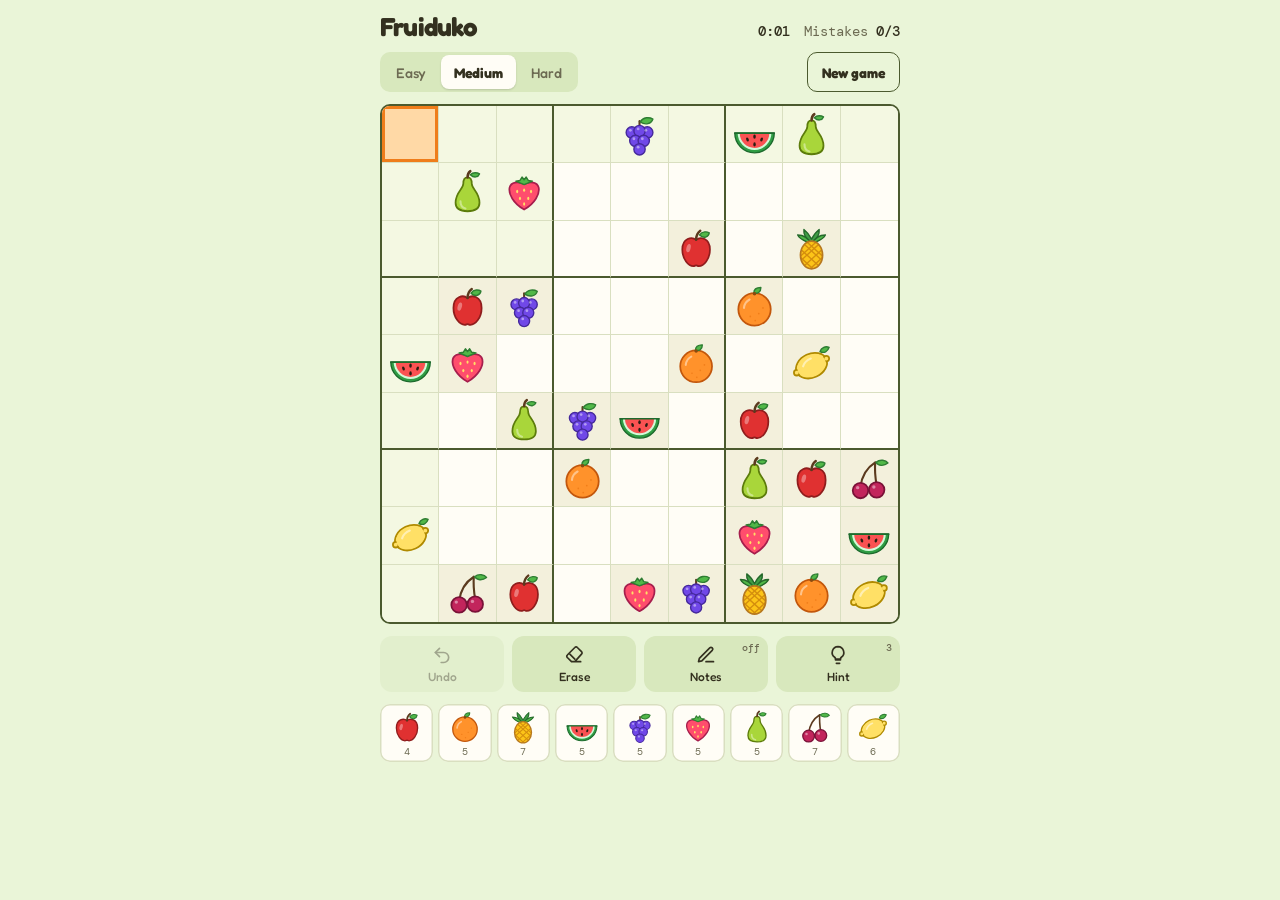
<file: index.html>
<!doctype html><html><head><meta charset=utf8><meta name=viewport content="width=device-width,initial-scale=1,viewport-fit=cover"><style>:root{color-scheme:light;box-sizing:border-box;padding-top:env(safe-area-inset-top,0px);padding-bottom:env(safe-area-inset-bottom,0px)}html{scroll-padding-top:env(safe-area-inset-top,0px)}body{margin:0;padding:0;font:14px -apple-system,BlinkMacSystemFont,sans-serif;background:#fff;color:#000}img{max-width:100%}[hidden]:not([hidden=until-found i]){display:none!important}</style></head><body>
<title>Fruiduko</title>
<meta name="claude:viewport-fit-sides" content="cover">
<link rel="preconnect" href="https://fonts.googleapis.com">
<link rel="preconnect" href="https://fonts.gstatic.com" crossorigin>
<link rel="stylesheet" href="https://fonts.googleapis.com/css2?family=Fredoka:wght@400..700&family=DM+Mono:wght@400;500&display=swap">
<style>
/* Layout: one centred column. The board is the hero; stats sit above it, tools and number pad below it. */
/* Colour plan: a fruit stand. Leaf green for actions, orange for the selected cell, lemon for matches, berry red for mistakes. */
:root {
  --bg: #eaf5d8;
  --surface: #fffdf6;
  --ink: #33301f;
  --muted: #6c6a52;
  --line: #d9dfc0;
  --line-strong: #4b5a2e;
  --accent: #3d8b37;
  --accent-ink: #ffffff;
  --select-bg: #ffd9a6;
  --select-ring: #ef7d1a;
  --given-bg: #f3f0dc;
  --same: #fff0a8;
  --peer: #f4f8e2;
  --bad: #c2284a;
  --bad-soft: #fcd9df;
  --panel: #d8e8bd;
  --font-display: "Fredoka", "Nunito", system-ui, -apple-system, "Segoe UI", sans-serif;
  --font-mono: "DM Mono", ui-monospace, "SF Mono", Menlo, monospace;
}
@media (prefers-color-scheme: dark) {
  :root:not([data-theme="light"]) {
    --bg: #1a2216; --surface: #252f20; --ink: #f2f1df; --muted: #a8ad92;
    --line: #3a4730; --line-strong: #a3b78a; --accent: #8ed16c; --accent-ink: #13200c;
    --select-bg: #5a3a18; --select-ring: #ffa447; --given-bg: #2e3a27; --same: #4f4a1a;
    --peer: #2b3625; --bad: #ff8095; --bad-soft: #522230; --panel: #34412b; color-scheme: dark;
  }
}
:root[data-theme="dark"] {
  --bg: #1a2216; --surface: #252f20; --ink: #f2f1df; --muted: #a8ad92;
  --line: #3a4730; --line-strong: #a3b78a; --accent: #8ed16c; --accent-ink: #13200c;
  --select-bg: #5a3a18; --select-ring: #ffa447; --given-bg: #2e3a27; --same: #4f4a1a;
  --peer: #2b3625; --bad: #ff8095; --bad-soft: #522230; --panel: #34412b; color-scheme: dark;
}

* { box-sizing: border-box; }
body {
  background: var(--bg);
  color: var(--ink);
  font-family: var(--font-display);
  padding-block: 14px 24px;
  padding-left: max(16px, env(safe-area-inset-left, 0px));
  padding-right: max(16px, env(safe-area-inset-right, 0px));
  display: flex;
  justify-content: center;
  -webkit-tap-highlight-color: transparent;
}
button { font: inherit; color: inherit; }

.app {
  width: min(100%, 520px, max(300px, calc(100svh - 330px)));
  min-width: 0;
  display: flex;
  flex-direction: column;
  gap: 12px;
}

/* Header: title on the left, timer and mistakes on the right */
.top { display: flex; align-items: baseline; justify-content: space-between; gap: 12px; }
h1 { margin: 0; font-size: 26px; font-weight: 800; letter-spacing: -0.03em; line-height: 1; text-wrap: balance; }
.stats { display: flex; gap: 14px; font-family: var(--font-mono); font-size: 14px; color: var(--muted); font-variant-numeric: tabular-nums; }
.stats b { color: var(--ink); font-weight: 500; }
.stats .warn b { color: var(--bad); }

/* Difficulty switch and New game button */
.bar { display: flex; align-items: center; justify-content: space-between; gap: 10px; flex-wrap: wrap; }
.seg { display: inline-flex; background: var(--panel); border-radius: 10px; padding: 3px; gap: 2px; }
.seg button {
  border: 0; background: transparent; padding: 7px 13px; border-radius: 8px;
  font-size: 14px; font-weight: 500; color: var(--muted); cursor: pointer; min-height: 34px;
}
.seg button[aria-checked="true"] { background: var(--surface); color: var(--ink); font-weight: 700; box-shadow: 0 1px 2px rgba(0,0,0,.15); }
.ghost {
  border: 1.5px solid var(--line-strong); background: transparent; border-radius: 10px;
  padding: 7px 14px; font-size: 14px; font-weight: 700; cursor: pointer; min-height: 40px;
}

/* The 9x9 board. container-type lets digits scale with the board width (cqw units). */
.board {
  display: grid;
  grid-template-columns: repeat(9, 1fr);
  grid-template-rows: repeat(9, 1fr);
  aspect-ratio: 1;
  width: 100%;
  max-width: 100%;
  container-type: inline-size;
  background: var(--surface);
  border: 2px solid var(--line-strong);
  border-radius: 10px;
  overflow: hidden;
}
/* One cell. Thin lines everywhere; .cr / .cb add thick lines between 3x3 boxes; .ce / .be remove the outer edge. */
.cell {
  appearance: none; margin: 0; padding: 0; min-width: 0; min-height: 0;
  position: relative; background: var(--surface); color: var(--ink);
  border: 0; border-right: 1px solid var(--line); border-bottom: 1px solid var(--line);
  cursor: pointer; display: grid; place-items: center; font-family: var(--font-display);
}
.cell.cr { border-right: 2px solid var(--line-strong); }
.cell.cb { border-bottom: 2px solid var(--line-strong); }
.cell.ce { border-right: 0; }
.cell.be { border-bottom: 0; }
/* Highlight states, weakest to strongest: same row/column/box, same digit, selected cell. Wrong digits go red. */
.cell.given { background: var(--given-bg); }
.cell.peer { background: var(--peer); }
.cell.same { background: var(--same); }
.cell.sel { background: var(--select-bg); box-shadow: inset 0 0 0 3px var(--select-ring); z-index: 1; }
.cell.bad { background: var(--bad-soft); box-shadow: inset 0 0 0 2px var(--bad); }
.cell:focus-visible { outline: 2px solid var(--select-ring); outline-offset: -3px; z-index: 2; }
/* Fruit icons: each digit 1-9 is drawn as one fruit (see the <symbol> sheet in the HTML). */
.v { width: 80%; height: 80%; display: block; }
.v svg, .nt i svg, .key .d svg { display: block; width: 100%; height: 100%; }
/* Pencil marks: a 3x3 grid of small digits inside the cell, shown only while the cell is empty */
.nt { position: absolute; inset: 7%; display: grid; grid-template-columns: repeat(3, 1fr); grid-template-rows: repeat(3, 1fr); pointer-events: none; }
.nt i {
  visibility: hidden; font-style: normal; font-family: var(--font-mono);
  display: grid; place-items: center; line-height: 1;
}
.nt i.on { visibility: visible; }
.cell.hasv .nt { display: none; }

/* Undo / Erase / Notes / Hint buttons */
.tools { display: grid; grid-template-columns: repeat(4, 1fr); gap: 8px; }
.tool {
  border: 0; background: var(--panel); border-radius: 12px; min-height: 56px; cursor: pointer;
  display: flex; flex-direction: column; align-items: center; justify-content: center; gap: 4px;
  font-size: 12px; font-weight: 500; position: relative; padding: 6px 2px;
}
.tool svg { width: 20px; height: 20px; }
.tool[aria-pressed="true"] { background: var(--accent); color: var(--accent-ink); }
.tool:disabled { opacity: .4; cursor: default; }
.tool .badge {
  position: absolute; top: 5px; right: 8px; font-family: var(--font-mono); font-size: 10px; color: var(--muted);
}
.tool[aria-pressed="true"] .badge { color: var(--accent-ink); }

/* Number pad: nine buttons in one row, each with a "remaining" counter */
.pad { display: grid; grid-template-columns: repeat(9, 1fr); gap: 5px; }
.key {
  border: 0; background: var(--surface); border-radius: 10px; min-height: 58px; cursor: pointer; min-width: 0;
  display: flex; flex-direction: column; align-items: center; justify-content: center; gap: 3px;
  box-shadow: inset 0 0 0 1.5px var(--line); padding: 4px 0;
}
.key .d { width: min(34px, 82%); aspect-ratio: 1; display: block; }
.key .n { font-family: var(--font-mono); font-size: 10px; color: var(--muted); line-height: 1; }
.key:active { background: var(--select-bg); }
.key:disabled { opacity: .3; cursor: default; }
.tool:focus-visible, .key:focus-visible, .ghost:focus-visible, .seg button:focus-visible, .go:focus-visible { outline: 2px solid var(--accent); outline-offset: 2px; }


/* Dialog overlay for the win, game-over and confirm messages */
.overlay {
  position: fixed; inset: 0; z-index: 20; display: grid; place-items: center;
  background: rgba(10, 14, 22, .55);
  padding: max(16px, env(safe-area-inset-top, 0px)) max(16px, env(safe-area-inset-right, 0px)) max(16px, env(safe-area-inset-bottom, 0px)) max(16px, env(safe-area-inset-left, 0px));
}
.card { background: var(--surface); color: var(--ink); border-radius: 16px; padding: 24px; width: min(100%, 340px); display: flex; flex-direction: column; gap: 14px; }
.card h2 { margin: 0; font-size: 26px; letter-spacing: -0.03em; font-weight: 800; text-wrap: balance; }
.card p { margin: 0; color: var(--muted); font-size: 15px; line-height: 1.5; }
.facts { display: grid; grid-template-columns: repeat(3, 1fr); gap: 8px; font-family: var(--font-mono); }
.facts div { background: var(--panel); border-radius: 10px; padding: 10px 6px; text-align: center; }
.facts b { display: block; font-size: 18px; font-weight: 500; color: var(--ink); }
.facts span { font-size: 11px; color: var(--muted); }
.go { border: 0; background: var(--accent); color: var(--accent-ink); border-radius: 12px; min-height: 48px; font-size: 16px; font-weight: 700; cursor: pointer; }
.go.alt { background: transparent; color: var(--ink); box-shadow: inset 0 0 0 1.5px var(--line-strong); }

/* Slightly smaller controls on narrow phones */
@media (max-width: 420px) {
  h1 { font-size: 22px; }
  .key { min-height: 52px; }
  .seg button { padding: 7px 10px; }
}
@media (prefers-reduced-motion: no-preference) {
  .cell, .tool, .key { transition: background-color .12s ease; }
}
</style>

<!-- Fruit drawings. Fruit n stands for digit n. They are referenced with <use href="#fruit-n"> so they are defined only once. -->
<svg width="0" height="0" style="position:absolute" aria-hidden="true" focusable="false">
  <defs>
    <!-- 1 Apple -->
    <symbol id="fruit-1" viewBox="0 0 64 64">
      <path d="M32 20c-6-5-20-3-20 14 0 14 9 24 16 24 2 0 3-1 4-1s2 1 4 1c7 0 16-10 16-24 0-17-14-19-20-14z" fill="#e03131" stroke="#8f1d1d" stroke-width="2.5" stroke-linejoin="round"/>
      <path d="M32 20c0-6 2-10 6-13" fill="none" stroke="#5b3a1e" stroke-width="3.5" stroke-linecap="round"/>
      <path d="M37 13c4-6 11-5 14-3-1 6-8 9-14 3z" fill="#51b848" stroke="#2e7d32" stroke-width="2" stroke-linejoin="round"/>
      <ellipse cx="21" cy="32" rx="3" ry="6" fill="#fff" opacity=".35" transform="rotate(15 21 32)"/>
    </symbol>
    <!-- 2 Orange -->
    <symbol id="fruit-2" viewBox="0 0 64 64">
      <circle cx="32" cy="36" r="23" fill="#ff922b" stroke="#c2570c" stroke-width="2.5"/>
      <path d="M31 13c0-5 4-8 10-8 0 6-4 9-10 8z" fill="#51b848" stroke="#2e7d32" stroke-width="2" stroke-linejoin="round"/>
      <circle cx="32" cy="14" r="2.5" fill="#8a4a0f"/>
      <path d="M17 34a15 15 0 0 1 8-12" fill="none" stroke="#fff" stroke-width="3" stroke-linecap="round" opacity=".45"/>
      <g fill="#e8710f" opacity=".6"><circle cx="38" cy="42" r="1.2"/><circle cx="26" cy="46" r="1.2"/><circle cx="44" cy="34" r="1.2"/><circle cx="33" cy="52" r="1.2"/></g>
    </symbol>
    <!-- 3 Pineapple -->
    <symbol id="fruit-3" viewBox="0 0 64 64">
      <clipPath id="pineapple-body"><ellipse cx="32" cy="42" rx="16" ry="20"/></clipPath>
      <path d="M32 26C25 18 20 14 21 5c4 3 8 8 11 14 3-6 7-11 11-14 1 9-4 13-11 21z" fill="#3f9e45" stroke="#25692b" stroke-width="2" stroke-linejoin="round"/>
      <path d="M32 26C24 22 15 20 12 13c7 0 15 4 20 13zM32 26c8-4 17-6 20-13-7 0-15 4-20 13z" fill="#51b848" stroke="#25692b" stroke-width="2" stroke-linejoin="round"/>
      <ellipse cx="32" cy="42" rx="16" ry="20" fill="#fcc419"/>
      <g clip-path="url(#pineapple-body)" stroke="#c77d0a" stroke-width="2" opacity=".75">
        <path d="M10 28l44 40M10 40l44 40M10 16l44 40M10 52l32 30M24 22l40 36"/>
        <path d="M54 28L10 68M54 40L10 80M54 16L10 56M54 52L22 82M40 22L0 58"/>
      </g>
      <ellipse cx="32" cy="42" rx="16" ry="20" fill="none" stroke="#b7791f" stroke-width="2.5"/>
    </symbol>
    <!-- 4 Watermelon slice -->
    <symbol id="fruit-4" viewBox="0 0 64 64">
      <g transform="translate(0 6)">
        <path d="M4 24a28 28 0 0 0 56 0z" fill="#2f9e44" stroke="#1d6b2d" stroke-width="2" stroke-linejoin="round"/>
        <path d="M8 24a24 24 0 0 0 48 0z" fill="#d3f9d8"/>
        <path d="M11 24a21 21 0 0 0 42 0z" fill="#fa5252"/>
        <g fill="#2b1d12"><ellipse cx="22" cy="33" rx="1.8" ry="3" transform="rotate(-20 22 33)"/><ellipse cx="32" cy="40" rx="1.8" ry="3"/><ellipse cx="42" cy="33" rx="1.8" ry="3" transform="rotate(20 42 33)"/><ellipse cx="32" cy="29" rx="1.8" ry="3"/></g>
        <path d="M4 24h56" stroke="#1d6b2d" stroke-width="2.5" stroke-linecap="round"/>
      </g>
    </symbol>
    <!-- 5 Grapes -->
    <symbol id="fruit-5" viewBox="0 0 64 64">
      <path d="M32 22v-9" stroke="#5b3a1e" stroke-width="3" stroke-linecap="round"/>
      <path d="M33 14c4-7 13-7 18-4-2 7-11 9-18 4z" fill="#51b848" stroke="#2e7d32" stroke-width="2" stroke-linejoin="round"/>
      <g fill="#7048e8" stroke="#45299c" stroke-width="2">
        <circle cx="21" cy="29" r="8"/><circle cx="43" cy="29" r="8"/><circle cx="32" cy="27" r="8"/>
        <circle cx="26" cy="41" r="8"/><circle cx="38" cy="41" r="8"/><circle cx="32" cy="53" r="8"/>
      </g>
      <g fill="#fff" opacity=".45"><circle cx="19" cy="26" r="2"/><circle cx="30" cy="24" r="2"/><circle cx="41" cy="26" r="2"/><circle cx="24" cy="38" r="2"/><circle cx="36" cy="38" r="2"/><circle cx="30" cy="50" r="2"/></g>
    </symbol>
    <!-- 6 Strawberry -->
    <symbol id="fruit-6" viewBox="0 0 64 64">
      <path d="M32 58C16 49 9 35 11 26c2-8 12-9 21-5 9-4 19-3 21 5 2 9-5 23-21 32z" fill="#ff4d6d" stroke="#a61e4d" stroke-width="2.5" stroke-linejoin="round"/>
      <path d="M32 22l-12-5 6-1 3-5 3 4 3-4 3 5 6 1z" fill="#51b848" stroke="#2e7d32" stroke-width="2" stroke-linejoin="round"/>
      <g fill="#ffe066"><ellipse cx="22" cy="32" rx="1.5" ry="2.4"/><ellipse cx="32" cy="30" rx="1.5" ry="2.4"/><ellipse cx="42" cy="32" rx="1.5" ry="2.4"/><ellipse cx="26" cy="42" rx="1.5" ry="2.4"/><ellipse cx="38" cy="42" rx="1.5" ry="2.4"/><ellipse cx="32" cy="50" rx="1.5" ry="2.4"/></g>
    </symbol>
    <!-- 7 Pear -->
    <symbol id="fruit-7" viewBox="0 0 64 64">
      <path d="M32 12c-4 0-6 4-6 9 0 7-11 12-11 27 0 9 8 12 17 12s17-3 17-12c0-15-11-20-11-27 0-5-2-9-6-9z" fill="#a9d63a" stroke="#5c7c0b" stroke-width="2.5" stroke-linejoin="round"/>
      <path d="M32 12c0-4 1-7 4-9" fill="none" stroke="#5b3a1e" stroke-width="3.5" stroke-linecap="round"/>
      <path d="M36 8c4-4 10-3 13-1-2 5-8 6-13 1z" fill="#51b848" stroke="#2e7d32" stroke-width="2" stroke-linejoin="round"/>
      <path d="M22 46c0 6 3 9 7 10" fill="none" stroke="#fff" stroke-width="3" stroke-linecap="round" opacity=".4"/>
    </symbol>
    <!-- 8 Cherries -->
    <symbol id="fruit-8" viewBox="0 0 64 64">
      <path d="M20 44C22 26 30 16 41 9M43 43C41 30 40 18 41 9" fill="none" stroke="#5b3a1e" stroke-width="3" stroke-linecap="round"/>
      <path d="M42 9c6-5 14-3 17 1-6 5-14 4-17-1z" fill="#51b848" stroke="#2e7d32" stroke-width="2" stroke-linejoin="round"/>
      <circle cx="20" cy="49" r="11" fill="#c2255c" stroke="#7a1238" stroke-width="2.5"/>
      <circle cx="43" cy="48" r="11" fill="#c2255c" stroke="#7a1238" stroke-width="2.5"/>
      <g fill="#fff" opacity=".45"><circle cx="16" cy="45" r="2.4"/><circle cx="39" cy="44" r="2.4"/></g>
    </symbol>
    <!-- 9 Lemon -->
    <symbol id="fruit-9" viewBox="0 0 64 64">
      <g fill="#ffe066" stroke="#b08a00" stroke-width="2.5" stroke-linejoin="round">
        <ellipse cx="32" cy="35" rx="23" ry="17" transform="rotate(-25 32 35)"/>
        <circle cx="11" cy="45" r="4"/><circle cx="53" cy="25" r="4"/>
      </g>
      <ellipse cx="32" cy="35" rx="21" ry="15" transform="rotate(-25 32 35)" fill="#ffe066"/>
      <path d="M44 15c2-6 8-8 13-6-2 6-7 9-13 6z" fill="#51b848" stroke="#2e7d32" stroke-width="2" stroke-linejoin="round"/>
      <path d="M20 36c2-6 6-9 11-11" fill="none" stroke="#fff" stroke-width="3" stroke-linecap="round" opacity=".5"/>
    </symbol>
  </defs>
</svg>

<!-- Game screen: header, difficulty, board, tools, number pad -->
<main class="app">
  <div class="top">
    <h1>Fruiduko</h1>
    <div class="stats" aria-live="off">
      <span id="timer-wrap"><b id="timer">0:00</b></span>
      <span id="miss-wrap">Mistakes <b id="miss">0/3</b></span>
    </div>
  </div>

  <div class="bar">
    <div class="seg" role="radiogroup" aria-label="Difficulty">
      <button type="button" id="lv-easy" role="radio" data-level="easy" aria-checked="false">Easy</button>
      <button type="button" id="lv-medium" role="radio" data-level="medium" aria-checked="true">Medium</button>
      <button type="button" id="lv-hard" role="radio" data-level="hard" aria-checked="false">Hard</button>
    </div>
    <button type="button" class="ghost" id="new-game">New game</button>
  </div>

  <div class="board" id="board" role="group" aria-label="Sudoku board"></div>

  <div class="tools">
    <button type="button" class="tool" id="undo"><svg viewBox="0 0 24 24" fill="none" stroke="currentColor" stroke-width="2" stroke-linecap="round" stroke-linejoin="round" aria-hidden="true"><path d="M9 14 4 9l5-5"/><path d="M4 9h10a6 6 0 0 1 0 12h-3"/></svg>Undo</button>
    <button type="button" class="tool" id="erase"><svg viewBox="0 0 24 24" fill="none" stroke="currentColor" stroke-width="2" stroke-linecap="round" stroke-linejoin="round" aria-hidden="true"><path d="M20 20H9l-5-5a2 2 0 0 1 0-3l9-9a2 2 0 0 1 3 0l5 5a2 2 0 0 1 0 3l-8 9"/><path d="M7 11l6 6"/></svg>Erase</button>
    <button type="button" class="tool" id="notes" aria-pressed="false"><svg viewBox="0 0 24 24" fill="none" stroke="currentColor" stroke-width="2" stroke-linecap="round" stroke-linejoin="round" aria-hidden="true"><path d="M12 20h9"/><path d="M16.5 3.5a2.1 2.1 0 0 1 3 3L7 19l-4 1 1-4Z"/></svg>Notes<span class="badge" id="notes-badge">off</span></button>
    <button type="button" class="tool" id="hint"><svg viewBox="0 0 24 24" fill="none" stroke="currentColor" stroke-width="2" stroke-linecap="round" stroke-linejoin="round" aria-hidden="true"><path d="M9 18h6"/><path d="M10 22h4"/><path d="M12 2a7 7 0 0 0-4 12.7c.6.5 1 1.3 1 2.3h6c0-1 .4-1.8 1-2.3A7 7 0 0 0 12 2Z"/></svg>Hint<span class="badge" id="hint-badge">3</span></button>
  </div>

  <div class="pad" id="pad"></div>

</main>

<!-- Dialog used for win, game over and "start a new game?" confirmation (filled in by the script) -->
<div class="overlay" id="overlay" hidden>
  <div class="card" role="dialog" aria-modal="true" aria-labelledby="ov-title">
    <h2 id="ov-title"></h2>
    <p id="ov-text"></p>
    <div class="facts" id="ov-facts"></div>
    <button type="button" class="go" id="ov-primary"></button>
    <button type="button" class="go alt" id="ov-secondary"></button>
  </div>
</div>

<script>
(function () {
  'use strict';

  /* =====================================================================
     SETTINGS
     ===================================================================== */

  // Bumped from v1 because the saved-game format changed with the renaming.
  const STORAGE_KEY = 'nine-by-nine-v2';  // the saved format is unchanged, so earlier games still load
  const CELL_COUNT = 81;
  const MAX_MISTAKES = 3;
  const MAX_HINTS = 3;

  // How many numbers are pre-filled ("clues") at each difficulty. Fewer clues = harder.
  const CLUES_BY_LEVEL = { easy: 40, medium: 32, hard: 26 };
  const LEVEL_LABEL = { easy: 'Easy', medium: 'Medium', hard: 'Hard' };

  // Each digit 1-9 is shown as one fruit. FRUIT_NAMES[0] is the fruit for digit 1, and so on.
  // The drawings live in the <symbol> sheet at the top of the page (ids fruit-1 ... fruit-9).
  const FRUIT_NAMES = ['Apple', 'Orange', 'Pineapple', 'Watermelon', 'Grapes', 'Strawberry', 'Pear', 'Cherries', 'Lemon'];

  // Returns the SVG markup that draws the fruit for a digit.
  function fruitIcon(digit) {
    return '<svg viewBox="0 0 64 64" aria-hidden="true"><use href="#fruit-' + digit + '"/></svg>';
  }

  // Removing clues one by one can take a while; stop after this long and keep what we have.
  const MAX_GENERATION_MS = 1500;

  /* =====================================================================
     BOARD GEOMETRY
     Cells are numbered 0..80, left to right, top to bottom:
       row = floor(cell / 9), column = cell % 9
     A "box" is one of the nine 3x3 blocks, numbered 0..8 in the same order.
     ===================================================================== */

  const boxIndexOfCell = [];  // boxIndexOfCell[cell] -> which 3x3 box the cell is in
  const peerCellsOf = [];     // peerCellsOf[cell]    -> the 20 cells sharing its row, column or box

  for (let cell = 0; cell < CELL_COUNT; cell++) {
    const row = Math.floor(cell / 9);
    const column = cell % 9;
    boxIndexOfCell.push(Math.floor(row / 3) * 3 + Math.floor(column / 3));
  }

  for (let cell = 0; cell < CELL_COUNT; cell++) {
    const peers = [];
    for (let other = 0; other < CELL_COUNT; other++) {
      if (other === cell) continue;
      const sameRow = Math.floor(cell / 9) === Math.floor(other / 9);
      const sameColumn = cell % 9 === other % 9;
      const sameBox = boxIndexOfCell[cell] === boxIndexOfCell[other];
      if (sameRow || sameColumn || sameBox) peers.push(other);
    }
    peerCellsOf.push(peers);
  }

  // Fisher-Yates shuffle: puts the array in random order (changes the array itself).
  function shuffleInPlace(items) {
    for (let i = items.length - 1; i > 0; i--) {
      const j = Math.floor(Math.random() * (i + 1));
      const swap = items[i];
      items[i] = items[j];
      items[j] = swap;
    }
    return items;
  }

  /* =====================================================================
     PUZZLE GENERATION
     1. Fill a complete valid grid using a randomised solver.
     2. Remove numbers one at a time, but only keep a removal if the puzzle
        still has exactly one solution.
     ===================================================================== */

  /*
    Backtracking solver.

    `grid` is an array of 81 digits, with 0 meaning empty.
    The solver tracks which digits are already used in each row, column and
    box as bitmasks: digit d is stored as bit (d - 1), so 1 -> 0b000000001
    and 9 -> 0b100000000.

    It always fills the empty cell with the fewest possible digits first,
    which keeps the search very small.

    It stops once it has found `solutionLimit` solutions. Passing 2 is
    enough to answer "is this solution unique?".
    With `randomizeOrder` it tries digits in random order, which is how we
    create a random complete grid from an empty one.

    Returns how many solutions it found and a copy of the first one.
  */
  function solveGrid(grid, solutionLimit, randomizeOrder) {
    const rowDigitMasks = new Array(9).fill(0);
    const columnDigitMasks = new Array(9).fill(0);
    const boxDigitMasks = new Array(9).fill(0);
    const workingGrid = grid.slice(); // never modify the caller's grid
    let solutionCount = 0;
    let firstSolution = null;

    // Record the digits that are already on the board.
    for (let cell = 0; cell < CELL_COUNT; cell++) {
      const digit = workingGrid[cell];
      if (digit) {
        const digitBit = 1 << (digit - 1);
        rowDigitMasks[Math.floor(cell / 9)] |= digitBit;
        columnDigitMasks[cell % 9] |= digitBit;
        boxDigitMasks[boxIndexOfCell[cell]] |= digitBit;
      }
    }

    function search() {
      // Step 1: find the empty cell with the fewest candidate digits.
      let bestCell = -1;
      let bestCandidates = 0;     // bitmask of digits that fit in bestCell
      let bestCandidateCount = 10;

      for (let cell = 0; cell < CELL_COUNT; cell++) {
        if (workingGrid[cell]) continue;
        const usedDigits = rowDigitMasks[Math.floor(cell / 9)] | columnDigitMasks[cell % 9] | boxDigitMasks[boxIndexOfCell[cell]];
        const candidates = ~usedDigits & 0b111111111;

        // Count the set bits in `candidates`.
        let candidateCount = 0;
        let remaining = candidates;
        while (remaining) {
          remaining &= remaining - 1; // clears the lowest set bit
          candidateCount++;
        }

        if (candidateCount < bestCandidateCount) {
          bestCandidateCount = candidateCount;
          bestCell = cell;
          bestCandidates = candidates;
          if (candidateCount <= 1) break; // can't do better than 0 or 1
        }
      }

      // Step 2: no empty cell left means the grid is solved.
      if (bestCell < 0) {
        solutionCount++;
        if (!firstSolution) firstSolution = workingGrid.slice();
        return;
      }

      // An empty cell with no candidates is a dead end: go back and try something else.
      if (bestCandidateCount === 0) return;

      // Step 3: try each candidate digit in the chosen cell.
      const digitsToTry = [];
      for (let digitIndex = 0; digitIndex < 9; digitIndex++) {
        if (bestCandidates & (1 << digitIndex)) digitsToTry.push(digitIndex);
      }
      if (randomizeOrder) shuffleInPlace(digitsToTry);

      const row = Math.floor(bestCell / 9);
      const column = bestCell % 9;
      const box = boxIndexOfCell[bestCell];

      for (const digitIndex of digitsToTry) {
        const digitBit = 1 << digitIndex;

        // Place the digit and mark it as used...
        workingGrid[bestCell] = digitIndex + 1;
        rowDigitMasks[row] |= digitBit;
        columnDigitMasks[column] |= digitBit;
        boxDigitMasks[box] |= digitBit;

        search(); // ...then solve the rest of the grid.

        // Undo the placement before trying the next digit.
        workingGrid[bestCell] = 0;
        rowDigitMasks[row] &= ~digitBit;
        columnDigitMasks[column] &= ~digitBit;
        boxDigitMasks[box] &= ~digitBit;

        if (solutionCount >= solutionLimit) return;
      }
    }

    search();
    return { solutionCount, firstSolution };
  }

  // Builds a puzzle for the given level. Returns the puzzle (with blanks) and its solution.
  function generatePuzzle(level) {
    const emptyGrid = new Array(CELL_COUNT).fill(0);
    const solvedGrid = solveGrid(emptyGrid, 1, true).firstSolution;

    const puzzleGrid = solvedGrid.slice();
    const removalOrder = shuffleInPlace(emptyGrid.map((_, cell) => cell));
    const targetClues = CLUES_BY_LEVEL[level];
    let clueCount = CELL_COUNT;
    const startedAt = Date.now();

    for (const cell of removalOrder) {
      if (clueCount <= targetClues) break;
      if (Date.now() - startedAt > MAX_GENERATION_MS) break;

      const removedDigit = puzzleGrid[cell];
      puzzleGrid[cell] = 0;

      // Keep the removal only if exactly one solution remains.
      if (solveGrid(puzzleGrid, 2, false).solutionCount === 1) {
        clueCount--;
      } else {
        puzzleGrid[cell] = removedDigit; // put it back
      }
    }
    return { givenDigits: puzzleGrid, solvedDigits: solvedGrid };
  }

  /* =====================================================================
     GAME STATE
     ===================================================================== */

  /*
    `game` holds everything needed to draw the board and to save it:
      level            'easy' | 'medium' | 'hard'
      givenDigits      the puzzle as generated (0 = empty). Never changes.
      solvedDigits     the unique solution. Used to detect wrong numbers.
      currentDigits    what is on the board now (givens + the player's entries)
      pencilNoteMasks  per cell, a bitmask of pencil-mark digits (bit d-1 = digit d)
      mistakeCount, hintsUsed, elapsedSeconds
      selectedCell     0..80, or -1 for none
      isNotesMode      true when number buttons toggle pencil marks
      isSolved         the puzzle is complete
      isOutOfMistakes  the player used up all their mistakes
  */
  let game = null;

  // Snapshots of the board taken before each move, so Undo can step back.
  let undoStack = [];

  function createGame(level, puzzle) {
    return {
      level: level,
      givenDigits: puzzle.givenDigits,
      solvedDigits: puzzle.solvedDigits,
      currentDigits: puzzle.givenDigits.slice(),
      pencilNoteMasks: new Array(CELL_COUNT).fill(0),
      mistakeCount: 0,
      hintsUsed: 0,
      elapsedSeconds: 0,
      selectedCell: -1,
      isNotesMode: false,
      isSolved: false,
      isOutOfMistakes: false
    };
  }

  // First cell that does not yet hold its correct digit. Used as the starting selection.
  function firstUnsolvedCell() {
    for (let cell = 0; cell < CELL_COUNT; cell++) {
      if (game.currentDigits[cell] !== game.solvedDigits[cell]) return cell;
    }
    return 0;
  }

  // The game ends when it is solved or the mistakes are used up. Input is locked then.
  function isGameFinished() {
    return game.isSolved || game.isOutOfMistakes;
  }

  /* ---------- Saving to the browser ---------- */
  // Storage can be blocked (private windows etc.), so every access is wrapped in try/catch.

  function saveGame() {
    try { localStorage.setItem(STORAGE_KEY, JSON.stringify(game)); } catch (error) { /* ignore */ }
  }

  // Returns a previously saved, unfinished game, or null if there is none or it looks damaged.
  function loadSavedGame() {
    try {
      const raw = localStorage.getItem(STORAGE_KEY);
      if (!raw) return null;
      const saved = JSON.parse(raw);
      if (!saved || !CLUES_BY_LEVEL[saved.level]) return null;

      const listsAreValid = ['givenDigits', 'solvedDigits', 'currentDigits', 'pencilNoteMasks']
        .every(name => Array.isArray(saved[name]) && saved[name].length === CELL_COUNT);
      if (!listsAreValid || saved.isSolved) return null;
      return saved;
    } catch (error) {
      return null;
    }
  }

  /* =====================================================================
     PAGE ELEMENTS
     ===================================================================== */

  const boardElement = document.getElementById('board');
  const numberPadElement = document.getElementById('pad');
  const overlayElement = document.getElementById('overlay');

  const cellButtons = [];          // the 81 board buttons
  const cellValueElements = [];    // the big digit inside each cell
  const cellNoteElements = [];     // for each cell, its nine small pencil-mark digits
  const padKeyButtons = [];        // buttons 1-9 under the board
  const padKeyCountLabels = [];    // the "how many left" label on each pad button

  // Builds the 81 cells and the 9 number buttons once. After that we only update them.
  (function buildBoardAndPad() {
    for (let cell = 0; cell < CELL_COUNT; cell++) {
      const row = Math.floor(cell / 9);
      const column = cell % 9;

      const button = document.createElement('button');
      button.type = 'button';
      button.dataset.cell = cell;

      // Class names add the thicker lines between the 3x3 boxes (see the CSS).
      // `cr`/`cb` = thick right/bottom edge, `ce`/`be` = no edge on the last column/row.
      button.className = 'cell'
        + (column % 3 === 2 && column < 8 ? ' cr' : '')
        + (row % 3 === 2 && row < 8 ? ' cb' : '')
        + (column === 8 ? ' ce' : '')
        + (row === 8 ? ' be' : '');

      // One big digit plus a 3x3 grid of small pencil marks.
      let markup = '<span class="v"></span><span class="nt">';
      for (let digit = 1; digit <= 9; digit++) markup += '<i>' + fruitIcon(digit) + '</i>';
      button.innerHTML = markup + '</span>';

      boardElement.appendChild(button);
      cellButtons.push(button);
      cellValueElements.push(button.firstChild);
      cellNoteElements.push(Array.from(button.lastChild.children));
    }

    for (let digit = 1; digit <= 9; digit++) {
      const key = document.createElement('button');
      key.type = 'button';
      key.className = 'key';
      key.dataset.digit = digit;
      key.setAttribute('aria-label', 'Enter ' + FRUIT_NAMES[digit - 1]);
      key.innerHTML = '<span class="d">' + fruitIcon(digit) + '</span><span class="n"></span>';
      numberPadElement.appendChild(key);
      padKeyButtons.push(key);
      padKeyCountLabels.push(key.lastChild);
    }
  })();

  // 75 seconds -> "1:15"
  function formatTime(totalSeconds) {
    const minutes = Math.floor(totalSeconds / 60);
    const seconds = totalSeconds % 60;
    return minutes + ':' + (seconds < 10 ? '0' : '') + seconds;
  }

  /* =====================================================================
     DRAWING
     renderGame() makes the page match the `game` object. It is called after
     every change, so the rest of the code never edits the display directly.
     ===================================================================== */

  function renderGame() {
    const selectedCell = game.selectedCell;
    const selectedDigit = selectedCell >= 0 ? game.currentDigits[selectedCell] : 0;
    const selectedPeers = selectedCell >= 0 ? peerCellsOf[selectedCell] : [];
    const correctDigitCounts = new Array(10).fill(0); // index = digit 1..9

    for (let cell = 0; cell < CELL_COUNT; cell++) {
      const digit = game.currentDigits[cell];
      const button = cellButtons[cell];
      const isGiven = game.givenDigits[cell] !== 0;
      const isWrong = digit !== 0 && digit !== game.solvedDigits[cell];

      if (digit && !isWrong) correctDigitCounts[digit]++;

      // Classes decide colours: player digit, wrong digit, selection, highlights.
      button.classList.toggle('given', isGiven);
      button.classList.toggle('bad', isWrong);
      button.classList.toggle('hasv', digit !== 0);
      button.classList.toggle('sel', cell === selectedCell);
      button.classList.toggle('peer', selectedCell >= 0 && cell !== selectedCell && selectedPeers.includes(cell));
      button.classList.toggle('same', selectedDigit !== 0 && digit === selectedDigit && cell !== selectedCell);

      // Draw the fruit for this digit. The markup is only rebuilt when the digit changes.
      if (cellValueElements[cell].dataset.digit !== String(digit)) {
        cellValueElements[cell].dataset.digit = digit;
        cellValueElements[cell].innerHTML = digit ? fruitIcon(digit) : '';
      }

      // Show pencil marks only on empty cells.
      if (!digit) {
        for (let digitIndex = 0; digitIndex < 9; digitIndex++) {
          const markIsSet = (game.pencilNoteMasks[cell] & (1 << digitIndex)) !== 0;
          cellNoteElements[cell][digitIndex].classList.toggle('on', markIsSet);
        }
      }

      button.setAttribute('aria-label',
        'Row ' + (Math.floor(cell / 9) + 1) + ', column ' + (cell % 9 + 1) + ', '
        + (digit ? (isGiven ? 'given ' : '') + FRUIT_NAMES[digit - 1] : 'empty'));
    }

    // Number pad: show how many of each digit are still missing, and disable finished digits.
    for (let digit = 1; digit <= 9; digit++) {
      const remaining = 9 - correctDigitCounts[digit];
      padKeyCountLabels[digit - 1].textContent = remaining > 0 ? remaining : '';
      padKeyButtons[digit - 1].disabled = remaining <= 0;
    }

    // Header and tool buttons.
    document.getElementById('timer').textContent = formatTime(game.elapsedSeconds);
    document.getElementById('miss').textContent = game.mistakeCount + '/' + MAX_MISTAKES;
    document.getElementById('miss-wrap').className = game.mistakeCount > 0 ? 'warn' : '';

    document.getElementById('notes').setAttribute('aria-pressed', game.isNotesMode ? 'true' : 'false');
    document.getElementById('notes-badge').textContent = game.isNotesMode ? 'on' : 'off';

    const hintsLeft = MAX_HINTS - game.hintsUsed;
    document.getElementById('hint-badge').textContent = hintsLeft;
    document.getElementById('hint').disabled = hintsLeft <= 0;
    document.getElementById('undo').disabled = undoStack.length === 0;

    // Difficulty switch: mark the current level.
    ['easy', 'medium', 'hard'].forEach(function (level) {
      document.getElementById('lv-' + level).setAttribute('aria-checked', game.level === level ? 'true' : 'false');
    });
  }

  /* =====================================================================
     PLAYER ACTIONS
     ===================================================================== */

  // Saves a snapshot of the board so the next change can be undone.
  function rememberStateForUndo() {
    undoStack.push({
      digits: game.currentDigits.slice(),
      noteMasks: game.pencilNoteMasks.slice()
    });
    if (undoStack.length > 200) undoStack.shift(); // keep memory bounded
  }

  // After a correct digit is placed, that digit can no longer be a candidate in any peer cell.
  function removeNoteFromPeers(cell, digit) {
    const digitBitCleared = ~(1 << (digit - 1));
    for (const peer of peerCellsOf[cell]) game.pencilNoteMasks[peer] &= digitBitCleared;
  }

  // Runs after every move: checks for a win or a loss, saves, and redraws.
  function afterMove() {
    const puzzleIsComplete = game.currentDigits.every((digit, cell) => digit === game.solvedDigits[cell]);

    if (puzzleIsComplete) {
      game.isSolved = true;
      showEndDialog(true);
    } else if (game.mistakeCount >= MAX_MISTAKES) {
      game.isOutOfMistakes = true;
      showEndDialog(false);
    }
    saveGame();
    renderGame();
  }

  // The player tapped a fruit button.
  function enterDigit(digit) {
    if (isGameFinished()) return;
    const cell = game.selectedCell;
    if (cell < 0 || game.givenDigits[cell]) return; // nothing selected, or a locked starting number

    const existingDigit = game.currentDigits[cell];
    if (existingDigit && existingDigit === game.solvedDigits[cell]) return; // correct answers are locked

    if (game.isNotesMode) {
      // Notes mode: flip this digit's pencil mark on or off (XOR toggles one bit).
      if (existingDigit) return; // marks only go in empty cells
      rememberStateForUndo();
      game.pencilNoteMasks[cell] ^= (1 << (digit - 1));
    } else {
      if (existingDigit === digit) return; // same wrong digit again: nothing to do
      rememberStateForUndo();
      game.currentDigits[cell] = digit;
      game.pencilNoteMasks[cell] = 0; // a placed digit replaces any pencil marks

      if (digit !== game.solvedDigits[cell]) {
        game.mistakeCount++; // wrong digit: it stays on the board in red until erased
      } else {
        removeNoteFromPeers(cell, digit);
      }
    }
    afterMove();
  }

  // Clears a wrong digit and/or the pencil marks from the selected cell.
  function eraseSelectedCell() {
    if (isGameFinished()) return;
    const cell = game.selectedCell;
    if (cell < 0 || game.givenDigits[cell]) return;

    const existingDigit = game.currentDigits[cell];
    if (existingDigit && existingDigit === game.solvedDigits[cell]) return; // correct answers stay
    if (!existingDigit && !game.pencilNoteMasks[cell]) return;              // already empty

    rememberStateForUndo();
    game.currentDigits[cell] = 0;
    game.pencilNoteMasks[cell] = 0;
    saveGame();
    renderGame();
  }

  // Restores the board to how it was before the last move. (Mistakes already counted stay counted.)
  function undoLastMove() {
    if (isGameFinished() || undoStack.length === 0) return;
    const snapshot = undoStack.pop();
    game.currentDigits = snapshot.digits;
    game.pencilNoteMasks = snapshot.noteMasks;
    saveGame();
    renderGame();
  }

  // Reveals the correct digit for the selected cell, or for a random unsolved cell
  // if nothing useful is selected.
  function giveHint() {
    if (isGameFinished() || game.hintsUsed >= MAX_HINTS) return;

    let targetCell = game.selectedCell;
    const selectionIsUseless = targetCell < 0
      || game.givenDigits[targetCell]
      || game.currentDigits[targetCell] === game.solvedDigits[targetCell];

    if (selectionIsUseless) {
      const unsolvedCells = [];
      for (let cell = 0; cell < CELL_COUNT; cell++) {
        if (game.currentDigits[cell] !== game.solvedDigits[cell]) unsolvedCells.push(cell);
      }
      if (unsolvedCells.length === 0) return;
      targetCell = unsolvedCells[Math.floor(Math.random() * unsolvedCells.length)];
    }

    rememberStateForUndo();
    game.currentDigits[targetCell] = game.solvedDigits[targetCell];
    game.pencilNoteMasks[targetCell] = 0;
    removeNoteFromPeers(targetCell, game.solvedDigits[targetCell]);
    game.hintsUsed++;
    game.selectedCell = targetCell;
    afterMove();
  }

  // Generates a puzzle and starts playing it. The short timeout lets the browser
  // update the page before the (brief) generation work begins.
  function startNewGame(level) {
    boardElement.setAttribute('aria-busy', 'true');
    setTimeout(function () {
      game = createGame(level, generatePuzzle(level));
      game.selectedCell = firstUnsolvedCell();
      undoStack = [];
      hideOverlay();
      boardElement.removeAttribute('aria-busy');
      saveGame();
      renderGame();
    }, 30);
  }

  // Same puzzle, back to the starting position (used after running out of mistakes).
  function restartSamePuzzle() {
    game = createGame(game.level, { givenDigits: game.givenDigits, solvedDigits: game.solvedDigits });
    game.selectedCell = firstUnsolvedCell();
    undoStack = [];
    hideOverlay();
    saveGame();
    renderGame();
  }

  /* =====================================================================
     DIALOGS
     One overlay element is reused for two purposes:
       'end'     - shown when the puzzle is solved or mistakes run out
       'confirm' - shown before throwing away a game in progress
     ===================================================================== */

  function hideOverlay() {
    overlayElement.hidden = true;
  }

  function showEndDialog(playerWon) {
    overlayElement.dataset.mode = 'end';
    document.getElementById('ov-title').textContent = playerWon ? 'Solved' : 'Out of mistakes';
    document.getElementById('ov-text').textContent = playerWon
      ? LEVEL_LABEL[game.level] + ' puzzle complete.'
      : 'Three wrong numbers ends the round. Try the same puzzle again or start a new one.';

    // Summary tiles: time, mistakes, hints.
    const factsElement = document.getElementById('ov-facts');
    factsElement.hidden = false;
    factsElement.innerHTML = '';
    [[formatTime(game.elapsedSeconds), 'time'], [game.mistakeCount, 'mistakes'], [game.hintsUsed, 'hints']]
      .forEach(function (fact) {
        const tile = document.createElement('div');
        const value = document.createElement('b');
        const label = document.createElement('span');
        value.textContent = fact[0];
        label.textContent = fact[1];
        tile.appendChild(value);
        tile.appendChild(label);
        factsElement.appendChild(tile);
      });

    const primaryButton = document.getElementById('ov-primary');
    const secondaryButton = document.getElementById('ov-secondary');
    if (playerWon) {
      primaryButton.textContent = 'New ' + LEVEL_LABEL[game.level].toLowerCase() + ' game';
      primaryButton.onclick = function () { startNewGame(game.level); };
      secondaryButton.hidden = true;
    } else {
      primaryButton.textContent = 'Try again';
      primaryButton.onclick = restartSamePuzzle;
      secondaryButton.hidden = false;
      secondaryButton.textContent = 'New game';
      secondaryButton.onclick = function () { startNewGame(game.level); };
    }
    overlayElement.hidden = false;
    primaryButton.focus();
  }

  // True if the player has entered anything beyond the starting numbers.
  function hasUnsavedProgress() {
    if (isGameFinished()) return false;
    for (let cell = 0; cell < CELL_COUNT; cell++) {
      if (game.currentDigits[cell] !== game.givenDigits[cell]) return true;
    }
    return false;
  }

  // Used by "New game" and the difficulty switch: asks first if progress would be lost.
  function requestNewGame(level) {
    if (!hasUnsavedProgress()) {
      startNewGame(level);
      return;
    }
    overlayElement.dataset.mode = 'confirm';
    document.getElementById('ov-title').textContent = 'Start a new game?';
    document.getElementById('ov-text').textContent = 'You will lose your progress on this puzzle.'
      + (level !== game.level ? ' The new puzzle will be ' + LEVEL_LABEL[level] + '.' : '');
    document.getElementById('ov-facts').hidden = true;

    const primaryButton = document.getElementById('ov-primary');
    const secondaryButton = document.getElementById('ov-secondary');
    primaryButton.textContent = 'Start new game';
    primaryButton.onclick = function () { startNewGame(level); };
    secondaryButton.hidden = false;
    secondaryButton.textContent = 'Keep playing';
    secondaryButton.onclick = hideOverlay;

    overlayElement.hidden = false;
    secondaryButton.focus(); // the safe choice gets focus so a stray Enter keeps the game
  }

  /* =====================================================================
     EVENT HANDLERS
     ===================================================================== */

  // Tapping a cell selects it. One listener on the board handles all 81 cells.
  boardElement.addEventListener('click', function (event) {
    const button = event.target.closest('.cell');
    if (!button) return;
    game.selectedCell = Number(button.dataset.cell);
    renderGame();
  });

  // Number pad (fruit buttons).
  numberPadElement.addEventListener('click', function (event) {
    const key = event.target.closest('.key');
    if (key) enterDigit(Number(key.dataset.digit));
  });

  // Tool buttons.
  document.getElementById('undo').addEventListener('click', undoLastMove);
  document.getElementById('erase').addEventListener('click', eraseSelectedCell);
  document.getElementById('hint').addEventListener('click', giveHint);
  document.getElementById('notes').addEventListener('click', function () {
    game.isNotesMode = !game.isNotesMode;
    renderGame();
  });

  // New game and difficulty buttons go through the confirmation check.
  document.getElementById('new-game').addEventListener('click', function () {
    requestNewGame(game.level);
  });
  document.querySelectorAll('.seg button').forEach(function (button) {
    button.addEventListener('click', function () {
      if (button.dataset.level !== game.level) requestNewGame(button.dataset.level);
    });
  });

  // Tapping the dark area around the confirmation box closes it.
  overlayElement.addEventListener('click', function (event) {
    if (event.target === overlayElement && overlayElement.dataset.mode === 'confirm') hideOverlay();
  });

  // Timer: counts one second at a time while a game is in progress and the tab is visible.
  setInterval(function () {
    if (!game || isGameFinished() || document.hidden) return;
    game.elapsedSeconds++;
    document.getElementById('timer').textContent = formatTime(game.elapsedSeconds);
    if (game.elapsedSeconds % 5 === 0) saveGame(); // save the clock every few seconds
  }, 1000);

  /* =====================================================================
     START UP
     Resume the saved game if there is one, otherwise start a Medium game.
     ===================================================================== */

  const savedGame = loadSavedGame();
  if (savedGame) {
    game = savedGame;
    if (game.selectedCell < 0 || game.selectedCell >= CELL_COUNT) game.selectedCell = firstUnsolvedCell();
    undoStack = []; // undo history is not saved
    renderGame();
  } else {
    game = createGame('medium', generatePuzzle('medium'));
    game.selectedCell = firstUnsolvedCell();
    renderGame();
    saveGame();
  }
})();
</script>

</body></html>
</file>
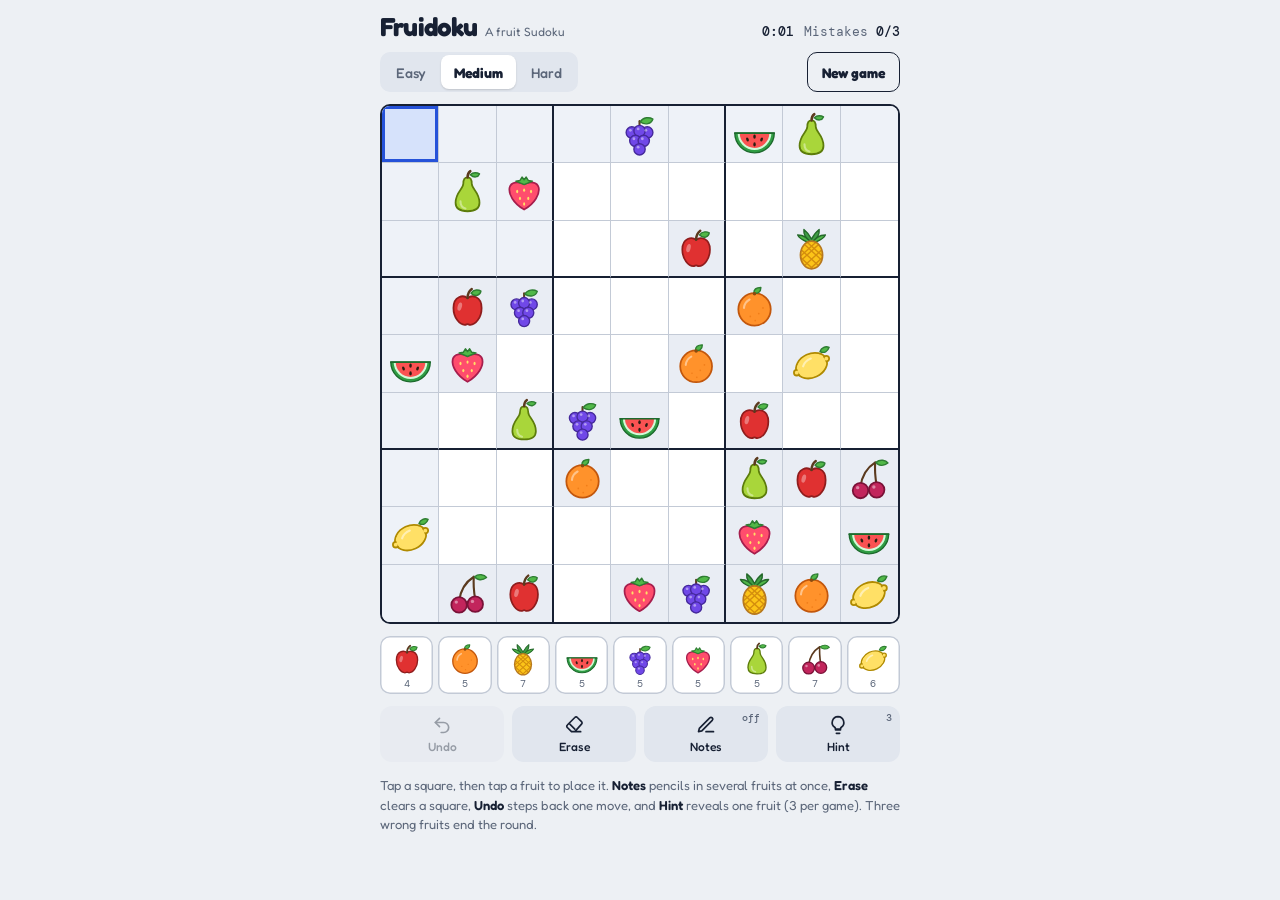
<file: fruidoku/index.html>
<!doctype html><html><head><meta charset=utf8><meta name=viewport content="width=device-width,initial-scale=1,viewport-fit=cover"><style>:root{color-scheme:light;box-sizing:border-box;padding-top:env(safe-area-inset-top,0px);padding-bottom:env(safe-area-inset-bottom,0px)}html{scroll-padding-top:env(safe-area-inset-top,0px)}body{margin:0;padding:0;font:14px -apple-system,BlinkMacSystemFont,sans-serif;background:#fff;color:#000}img{max-width:100%}[hidden]:not([hidden=until-found i]){display:none!important}</style></head><body>
<title>Fruidoku</title>
<meta name="claude:viewport-fit-sides" content="cover">
<link rel="preconnect" href="https://fonts.googleapis.com">
<link rel="preconnect" href="https://fonts.gstatic.com" crossorigin>
<link rel="stylesheet" href="https://fonts.googleapis.com/css2?family=Fredoka:wght@400..700&family=DM+Mono:wght@400;500&display=swap">
<link rel="stylesheet" href="css/styles.css">

<!-- Game screen: header, difficulty, board, tools, number pad -->
<main class="app">
  <div class="top">
    <div class="brand"><h1>Fruidoku</h1><span class="tagline">A fruit Sudoku</span></div>
    <div class="stats" aria-live="off">
      <span id="timer-wrap"><b id="timer">0:00</b></span>
      <span id="miss-wrap">Mistakes <b id="miss">0/3</b></span>
    </div>
  </div>

  <div class="bar">
    <div class="seg" role="radiogroup" aria-label="Difficulty">
      <button type="button" id="lv-easy" role="radio" data-level="easy" aria-checked="false">Easy</button>
      <button type="button" id="lv-medium" role="radio" data-level="medium" aria-checked="true">Medium</button>
      <button type="button" id="lv-hard" role="radio" data-level="hard" aria-checked="false">Hard</button>
    </div>
    <button type="button" class="ghost" id="new-game">New game</button>
  </div>

  <div class="board" id="board" role="group" aria-label="Sudoku board"></div>

  <div class="pad" id="pad"></div>

  <div class="tools">
    <button type="button" class="tool" id="undo"><svg viewBox="0 0 24 24" fill="none" stroke="currentColor" stroke-width="2" stroke-linecap="round" stroke-linejoin="round" aria-hidden="true"><path d="M9 14 4 9l5-5"/><path d="M4 9h10a6 6 0 0 1 0 12h-3"/></svg>Undo</button>
    <button type="button" class="tool" id="erase"><svg viewBox="0 0 24 24" fill="none" stroke="currentColor" stroke-width="2" stroke-linecap="round" stroke-linejoin="round" aria-hidden="true"><path d="M20 20H9l-5-5a2 2 0 0 1 0-3l9-9a2 2 0 0 1 3 0l5 5a2 2 0 0 1 0 3l-8 9"/><path d="M7 11l6 6"/></svg>Erase</button>
    <button type="button" class="tool" id="notes" aria-pressed="false"><svg viewBox="0 0 24 24" fill="none" stroke="currentColor" stroke-width="2" stroke-linecap="round" stroke-linejoin="round" aria-hidden="true"><path d="M12 20h9"/><path d="M16.5 3.5a2.1 2.1 0 0 1 3 3L7 19l-4 1 1-4Z"/></svg>Notes<span class="badge" id="notes-badge">off</span></button>
    <button type="button" class="tool" id="hint"><svg viewBox="0 0 24 24" fill="none" stroke="currentColor" stroke-width="2" stroke-linecap="round" stroke-linejoin="round" aria-hidden="true"><path d="M9 18h6"/><path d="M10 22h4"/><path d="M12 2a7 7 0 0 0-4 12.7c.6.5 1 1.3 1 2.3h6c0-1 .4-1.8 1-2.3A7 7 0 0 0 12 2Z"/></svg>Hint<span class="badge" id="hint-badge">3</span></button>
  </div>


  <p class="help">Tap a square, then tap a fruit to place it. <b>Notes</b> pencils in several fruits at once, <b>Erase</b> clears a square, <b>Undo</b> steps back one move, and <b>Hint</b> reveals one fruit (3 per game). Three wrong fruits end the round.</p>
</main>

<!-- Dialog used for win, game over and "start a new game?" confirmation (filled in by the script) -->
<div class="overlay" id="overlay" hidden>
  <div class="card" role="dialog" aria-modal="true" aria-labelledby="ov-title">
    <h2 id="ov-title"></h2>
    <p id="ov-text"></p>
    <div class="facts" id="ov-facts"></div>
    <button type="button" class="go" id="ov-primary"></button>
    <button type="button" class="go alt" id="ov-secondary"></button>
  </div>
</div>

<!-- Scripts run in this order. Each file lists what it needs at the top. -->
<script src="js/config.js"></script>
<script src="js/board-geometry.js"></script>
<script src="js/utils.js"></script>
<script src="js/assets.js"></script>
<script src="js/generator.js"></script>
<script src="js/game-state.js"></script>
<script src="js/board-view.js"></script>
<script src="js/actions.js"></script>
<script src="js/dialogs.js"></script>
<script src="js/main.js"></script>

</body></html>
</file>
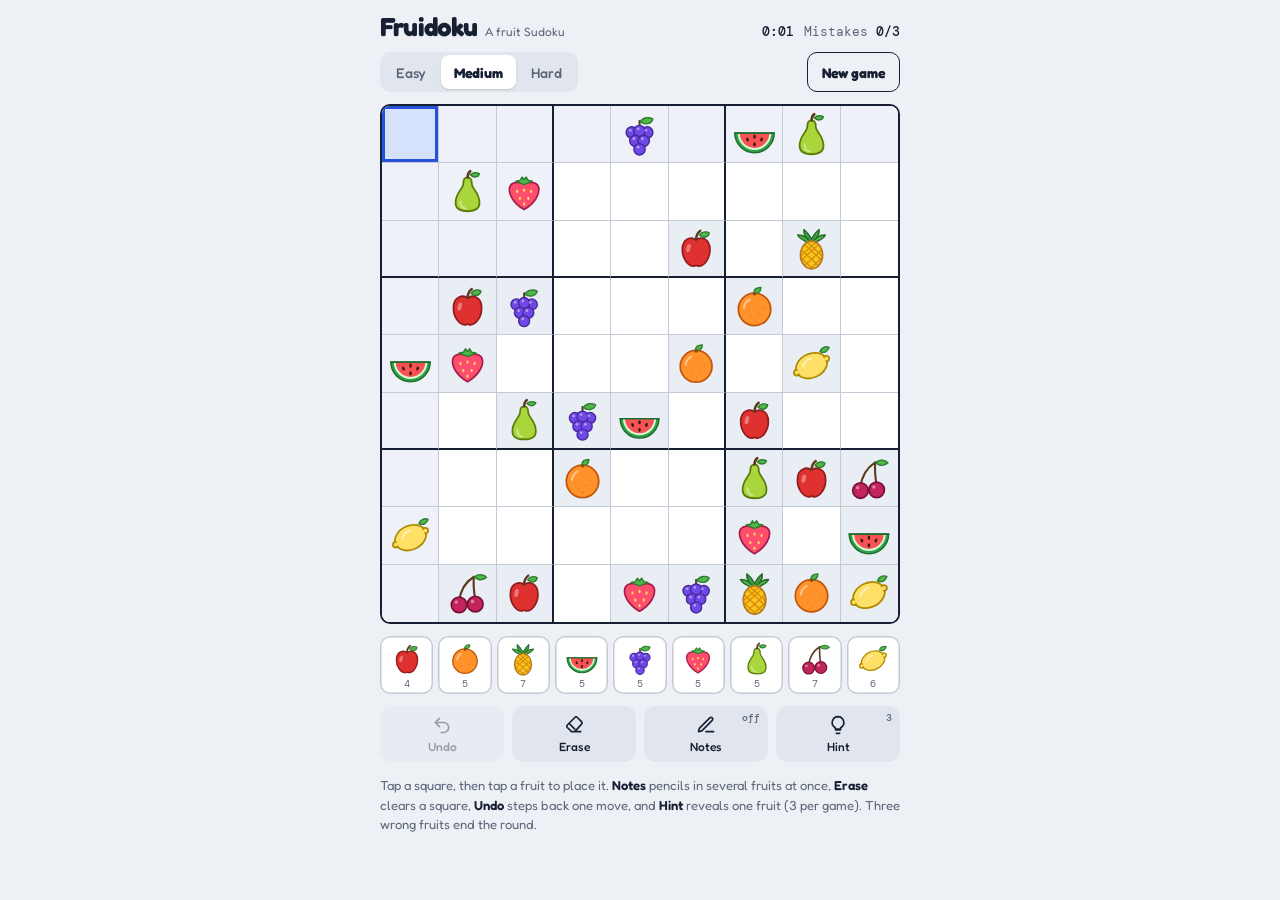
<file: fruiduko/index.html>
<!doctype html><html><head><meta charset=utf8><meta name=viewport content="width=device-width,initial-scale=1,viewport-fit=cover"><style>:root{color-scheme:light;box-sizing:border-box;padding-top:env(safe-area-inset-top,0px);padding-bottom:env(safe-area-inset-bottom,0px)}html{scroll-padding-top:env(safe-area-inset-top,0px)}body{margin:0;padding:0;font:14px -apple-system,BlinkMacSystemFont,sans-serif;background:#fff;color:#000}img{max-width:100%}[hidden]:not([hidden=until-found i]){display:none!important}</style></head><body>
<title>Fruidoku</title>
<meta name="claude:viewport-fit-sides" content="cover">
<link rel="preconnect" href="https://fonts.googleapis.com">
<link rel="preconnect" href="https://fonts.gstatic.com" crossorigin>
<link rel="stylesheet" href="https://fonts.googleapis.com/css2?family=Fredoka:wght@400..700&family=DM+Mono:wght@400;500&display=swap">
<style>
/* Layout: one centred column. The board is the hero; stats sit above it, tools and number pad below it. */
/* Colour plan: cool blue-grey ground so the fruit colours stand out. Blue for actions and selection, berry red for mistakes. */
:root {
  --bg: #edf0f4;
  --surface: #ffffff;
  --ink: #172033;
  --muted: #5b6679;
  --line: #c3cad6;
  --line-strong: #172033;
  --accent: #2552d9;
  --accent-ink: #ffffff;
  --select-bg: #d6e2fb;
  --select-ring: #2552d9;
  --given-bg: #e9edf4;
  --same: #e2eaf9;
  --peer: #eef2f8;
  --bad: #c62f3e;
  --bad-soft: #fbdde0;
  --panel: #e1e6ee;
  --font-display: "Fredoka", "Nunito", system-ui, -apple-system, "Segoe UI", sans-serif;
  --font-mono: "DM Mono", ui-monospace, "SF Mono", Menlo, monospace;
}
@media (prefers-color-scheme: dark) {
  :root:not([data-theme="light"]) {
    --bg: #0f141d; --surface: #172030; --ink: #e8edf6; --muted: #93a0b8;
    --line: #2c3850; --line-strong: #8fa0be; --accent: #7fa2ff; --accent-ink: #0f141d;
    --select-bg: #29407a; --select-ring: #7fa2ff; --given-bg: #1d2740; --same: #22345f;
    --peer: #1c2638; --bad: #ff8a94; --bad-soft: #4a222a; --panel: #1f2a3e; color-scheme: dark;
  }
}
:root[data-theme="dark"] {
  --bg: #0f141d; --surface: #172030; --ink: #e8edf6; --muted: #93a0b8;
  --line: #2c3850; --line-strong: #8fa0be; --accent: #7fa2ff; --accent-ink: #0f141d;
  --select-bg: #29407a; --select-ring: #7fa2ff; --given-bg: #1d2740; --same: #22345f;
  --peer: #1c2638; --bad: #ff8a94; --bad-soft: #4a222a; --panel: #1f2a3e; color-scheme: dark;
}

* { box-sizing: border-box; }
body {
  background: var(--bg);
  color: var(--ink);
  font-family: var(--font-display);
  padding-block: 14px 24px;
  padding-left: max(16px, env(safe-area-inset-left, 0px));
  padding-right: max(16px, env(safe-area-inset-right, 0px));
  display: flex;
  justify-content: center;
  -webkit-tap-highlight-color: transparent;
}
button { font: inherit; color: inherit; }

.app {
  width: min(100%, 520px, max(300px, calc(100svh - 330px)));
  min-width: 0;
  display: flex;
  flex-direction: column;
  gap: 12px;
}

/* Header: title on the left, timer and mistakes on the right */
.top { display: flex; align-items: baseline; justify-content: space-between; flex-wrap: wrap; gap: 4px 12px; }
.brand { display: flex; align-items: baseline; gap: 8px; min-width: 0; }
.tagline { font-size: 12px; color: var(--muted); white-space: nowrap; }
h1 { margin: 0; font-size: 26px; font-weight: 800; letter-spacing: -0.03em; line-height: 1; text-wrap: balance; }
.stats { display: flex; gap: 10px; margin-left: auto; font-family: var(--font-mono); font-size: 13px; color: var(--muted); font-variant-numeric: tabular-nums; }
.stats b { color: var(--ink); font-weight: 500; }
.stats .warn b { color: var(--bad); }

/* Difficulty switch and New game button */
.bar { display: flex; align-items: center; justify-content: space-between; gap: 10px; flex-wrap: wrap; }
.seg { display: inline-flex; background: var(--panel); border-radius: 10px; padding: 3px; gap: 2px; }
.seg button {
  border: 0; background: transparent; padding: 7px 13px; border-radius: 8px;
  font-size: 14px; font-weight: 500; color: var(--muted); cursor: pointer; min-height: 34px;
}
.seg button[aria-checked="true"] { background: var(--surface); color: var(--ink); font-weight: 700; box-shadow: 0 1px 2px rgba(0,0,0,.15); }
.ghost {
  border: 1.5px solid var(--line-strong); background: transparent; border-radius: 10px;
  padding: 7px 14px; font-size: 14px; font-weight: 700; cursor: pointer; min-height: 40px;
}

/* The 9x9 board. container-type lets digits scale with the board width (cqw units). */
.board {
  display: grid;
  grid-template-columns: repeat(9, 1fr);
  grid-template-rows: repeat(9, 1fr);
  aspect-ratio: 1;
  width: 100%;
  max-width: 100%;
  container-type: inline-size;
  background: var(--surface);
  border: 2px solid var(--line-strong);
  border-radius: 10px;
  overflow: hidden;
}
/* One cell. Thin lines everywhere; .cr / .cb add thick lines between 3x3 boxes; .ce / .be remove the outer edge. */
.cell {
  appearance: none; margin: 0; padding: 0; min-width: 0; min-height: 0;
  position: relative; background: var(--surface); color: var(--ink);
  border: 0; border-right: 1px solid var(--line); border-bottom: 1px solid var(--line);
  cursor: pointer; display: grid; place-items: center; font-family: var(--font-display);
}
.cell.cr { border-right: 2px solid var(--line-strong); }
.cell.cb { border-bottom: 2px solid var(--line-strong); }
.cell.ce { border-right: 0; }
.cell.be { border-bottom: 0; }
/* Highlight states, weakest to strongest: same row/column/box, same digit, selected cell. Wrong digits go red. */
.cell.given { background: var(--given-bg); }
.cell.peer { background: var(--peer); }
.cell.same { background: var(--same); }
.cell.sel { background: var(--select-bg); box-shadow: inset 0 0 0 3px var(--select-ring); z-index: 1; }
.cell.bad { background: var(--bad-soft); box-shadow: inset 0 0 0 2px var(--bad); }
.cell:focus-visible { outline: 2px solid var(--select-ring); outline-offset: -3px; z-index: 2; }
/* Fruit icons: each digit 1-9 is drawn as one fruit (see the <symbol> sheet in the HTML). */
.v { width: 80%; height: 80%; display: block; }
.v svg, .nt i svg, .key .d svg { display: block; width: 100%; height: 100%; }
/* Pencil marks: a 3x3 grid of small digits inside the cell, shown only while the cell is empty */
.nt { position: absolute; inset: 7%; display: grid; grid-template-columns: repeat(3, 1fr); grid-template-rows: repeat(3, 1fr); pointer-events: none; }
.nt i {
  visibility: hidden; font-style: normal; font-family: var(--font-mono);
  display: grid; place-items: center; line-height: 1;
}
.nt i.on { visibility: visible; }
.cell.hasv .nt { display: none; }

/* Undo / Erase / Notes / Hint buttons */
.tools { display: grid; grid-template-columns: repeat(4, 1fr); gap: 8px; }
.tool {
  border: 0; background: var(--panel); border-radius: 12px; min-height: 56px; cursor: pointer;
  display: flex; flex-direction: column; align-items: center; justify-content: center; gap: 4px;
  font-size: 12px; font-weight: 500; position: relative; padding: 6px 2px;
}
.tool svg { width: 20px; height: 20px; }
.tool[aria-pressed="true"] { background: var(--accent); color: var(--accent-ink); }
.tool:disabled { opacity: .4; cursor: default; }
.tool .badge {
  position: absolute; top: 5px; right: 8px; font-family: var(--font-mono); font-size: 10px; color: var(--muted);
}
.tool[aria-pressed="true"] .badge { color: var(--accent-ink); }

/* Number pad: nine buttons in one row, each with a "remaining" counter */
.pad { display: grid; grid-template-columns: repeat(9, 1fr); gap: 5px; }
.key {
  border: 0; background: var(--surface); border-radius: 10px; min-height: 58px; cursor: pointer; min-width: 0;
  display: flex; flex-direction: column; align-items: center; justify-content: center; gap: 3px;
  box-shadow: inset 0 0 0 1.5px var(--line); padding: 4px 0;
}
.key .d { width: min(34px, 82%); aspect-ratio: 1; display: block; }
.key .n { font-family: var(--font-mono); font-size: 10px; color: var(--muted); line-height: 1; }
.key:active { background: var(--select-bg); }
.key:disabled { opacity: .3; cursor: default; }
.tool:focus-visible, .key:focus-visible, .ghost:focus-visible, .seg button:focus-visible, .go:focus-visible { outline: 2px solid var(--accent); outline-offset: 2px; }


/* Short description of the controls under the game */
.help { margin: 2px 0 0; font-size: 13px; line-height: 1.5; color: var(--muted); text-wrap: pretty; }
.help b { color: var(--ink); font-weight: 600; }

/* Dialog overlay for the win, game-over and confirm messages */
.overlay {
  position: fixed; inset: 0; z-index: 20; display: grid; place-items: center;
  background: rgba(10, 14, 22, .55);
  padding: max(16px, env(safe-area-inset-top, 0px)) max(16px, env(safe-area-inset-right, 0px)) max(16px, env(safe-area-inset-bottom, 0px)) max(16px, env(safe-area-inset-left, 0px));
}
.card { background: var(--surface); color: var(--ink); border-radius: 16px; padding: 24px; width: min(100%, 340px); display: flex; flex-direction: column; gap: 14px; }
.card h2 { margin: 0; font-size: 26px; letter-spacing: -0.03em; font-weight: 800; text-wrap: balance; }
.card p { margin: 0; color: var(--muted); font-size: 15px; line-height: 1.5; }
.facts { display: grid; grid-template-columns: repeat(3, 1fr); gap: 8px; font-family: var(--font-mono); }
.facts div { background: var(--panel); border-radius: 10px; padding: 10px 6px; text-align: center; }
.facts b { display: block; font-size: 18px; font-weight: 500; color: var(--ink); }
.facts span { font-size: 11px; color: var(--muted); }
.go { border: 0; background: var(--accent); color: var(--accent-ink); border-radius: 12px; min-height: 48px; font-size: 16px; font-weight: 700; cursor: pointer; }
.go.alt { background: transparent; color: var(--ink); box-shadow: inset 0 0 0 1.5px var(--line-strong); }

/* Slightly smaller controls on narrow phones */
@media (max-width: 420px) {
  h1 { font-size: 22px; }
  .key { min-height: 52px; }
  .seg button { padding: 7px 10px; }
}
@media (prefers-reduced-motion: no-preference) {
  .cell, .tool, .key { transition: background-color .12s ease; }
}
</style>

<!-- Fruit drawings. Fruit n stands for digit n. They are referenced with <use href="#fruit-n"> so they are defined only once. -->
<svg width="0" height="0" style="position:absolute" aria-hidden="true" focusable="false">
  <defs>
    <!-- 1 Apple -->
    <symbol id="fruit-1" viewBox="0 0 64 64">
      <path d="M32 20c-6-5-20-3-20 14 0 14 9 24 16 24 2 0 3-1 4-1s2 1 4 1c7 0 16-10 16-24 0-17-14-19-20-14z" fill="#e03131" stroke="#8f1d1d" stroke-width="2.5" stroke-linejoin="round"/>
      <path d="M32 20c0-6 2-10 6-13" fill="none" stroke="#5b3a1e" stroke-width="3.5" stroke-linecap="round"/>
      <path d="M37 13c4-6 11-5 14-3-1 6-8 9-14 3z" fill="#51b848" stroke="#2e7d32" stroke-width="2" stroke-linejoin="round"/>
      <ellipse cx="21" cy="32" rx="3" ry="6" fill="#fff" opacity=".35" transform="rotate(15 21 32)"/>
    </symbol>
    <!-- 2 Orange -->
    <symbol id="fruit-2" viewBox="0 0 64 64">
      <circle cx="32" cy="36" r="23" fill="#ff922b" stroke="#c2570c" stroke-width="2.5"/>
      <path d="M31 13c0-5 4-8 10-8 0 6-4 9-10 8z" fill="#51b848" stroke="#2e7d32" stroke-width="2" stroke-linejoin="round"/>
      <circle cx="32" cy="14" r="2.5" fill="#8a4a0f"/>
      <path d="M17 34a15 15 0 0 1 8-12" fill="none" stroke="#fff" stroke-width="3" stroke-linecap="round" opacity=".45"/>
      <g fill="#e8710f" opacity=".6"><circle cx="38" cy="42" r="1.2"/><circle cx="26" cy="46" r="1.2"/><circle cx="44" cy="34" r="1.2"/><circle cx="33" cy="52" r="1.2"/></g>
    </symbol>
    <!-- 3 Pineapple -->
    <symbol id="fruit-3" viewBox="0 0 64 64">
      <clipPath id="pineapple-body"><ellipse cx="32" cy="42" rx="16" ry="20"/></clipPath>
      <path d="M32 26C25 18 20 14 21 5c4 3 8 8 11 14 3-6 7-11 11-14 1 9-4 13-11 21z" fill="#3f9e45" stroke="#25692b" stroke-width="2" stroke-linejoin="round"/>
      <path d="M32 26C24 22 15 20 12 13c7 0 15 4 20 13zM32 26c8-4 17-6 20-13-7 0-15 4-20 13z" fill="#51b848" stroke="#25692b" stroke-width="2" stroke-linejoin="round"/>
      <ellipse cx="32" cy="42" rx="16" ry="20" fill="#fcc419"/>
      <g clip-path="url(#pineapple-body)" stroke="#c77d0a" stroke-width="2" opacity=".75">
        <path d="M10 28l44 40M10 40l44 40M10 16l44 40M10 52l32 30M24 22l40 36"/>
        <path d="M54 28L10 68M54 40L10 80M54 16L10 56M54 52L22 82M40 22L0 58"/>
      </g>
      <ellipse cx="32" cy="42" rx="16" ry="20" fill="none" stroke="#b7791f" stroke-width="2.5"/>
    </symbol>
    <!-- 4 Watermelon slice -->
    <symbol id="fruit-4" viewBox="0 0 64 64">
      <g transform="translate(0 6)">
        <path d="M4 24a28 28 0 0 0 56 0z" fill="#2f9e44" stroke="#1d6b2d" stroke-width="2" stroke-linejoin="round"/>
        <path d="M8 24a24 24 0 0 0 48 0z" fill="#d3f9d8"/>
        <path d="M11 24a21 21 0 0 0 42 0z" fill="#fa5252"/>
        <g fill="#2b1d12"><ellipse cx="22" cy="33" rx="1.8" ry="3" transform="rotate(-20 22 33)"/><ellipse cx="32" cy="40" rx="1.8" ry="3"/><ellipse cx="42" cy="33" rx="1.8" ry="3" transform="rotate(20 42 33)"/><ellipse cx="32" cy="29" rx="1.8" ry="3"/></g>
        <path d="M4 24h56" stroke="#1d6b2d" stroke-width="2.5" stroke-linecap="round"/>
      </g>
    </symbol>
    <!-- 5 Grapes -->
    <symbol id="fruit-5" viewBox="0 0 64 64">
      <path d="M32 22v-9" stroke="#5b3a1e" stroke-width="3" stroke-linecap="round"/>
      <path d="M33 14c4-7 13-7 18-4-2 7-11 9-18 4z" fill="#51b848" stroke="#2e7d32" stroke-width="2" stroke-linejoin="round"/>
      <g fill="#7048e8" stroke="#45299c" stroke-width="2">
        <circle cx="21" cy="29" r="8"/><circle cx="43" cy="29" r="8"/><circle cx="32" cy="27" r="8"/>
        <circle cx="26" cy="41" r="8"/><circle cx="38" cy="41" r="8"/><circle cx="32" cy="53" r="8"/>
      </g>
      <g fill="#fff" opacity=".45"><circle cx="19" cy="26" r="2"/><circle cx="30" cy="24" r="2"/><circle cx="41" cy="26" r="2"/><circle cx="24" cy="38" r="2"/><circle cx="36" cy="38" r="2"/><circle cx="30" cy="50" r="2"/></g>
    </symbol>
    <!-- 6 Strawberry -->
    <symbol id="fruit-6" viewBox="0 0 64 64">
      <path d="M32 58C16 49 9 35 11 26c2-8 12-9 21-5 9-4 19-3 21 5 2 9-5 23-21 32z" fill="#ff4d6d" stroke="#a61e4d" stroke-width="2.5" stroke-linejoin="round"/>
      <path d="M32 22l-12-5 6-1 3-5 3 4 3-4 3 5 6 1z" fill="#51b848" stroke="#2e7d32" stroke-width="2" stroke-linejoin="round"/>
      <g fill="#ffe066"><ellipse cx="22" cy="32" rx="1.5" ry="2.4"/><ellipse cx="32" cy="30" rx="1.5" ry="2.4"/><ellipse cx="42" cy="32" rx="1.5" ry="2.4"/><ellipse cx="26" cy="42" rx="1.5" ry="2.4"/><ellipse cx="38" cy="42" rx="1.5" ry="2.4"/><ellipse cx="32" cy="50" rx="1.5" ry="2.4"/></g>
    </symbol>
    <!-- 7 Pear -->
    <symbol id="fruit-7" viewBox="0 0 64 64">
      <path d="M32 12c-4 0-6 4-6 9 0 7-11 12-11 27 0 9 8 12 17 12s17-3 17-12c0-15-11-20-11-27 0-5-2-9-6-9z" fill="#a9d63a" stroke="#5c7c0b" stroke-width="2.5" stroke-linejoin="round"/>
      <path d="M32 12c0-4 1-7 4-9" fill="none" stroke="#5b3a1e" stroke-width="3.5" stroke-linecap="round"/>
      <path d="M36 8c4-4 10-3 13-1-2 5-8 6-13 1z" fill="#51b848" stroke="#2e7d32" stroke-width="2" stroke-linejoin="round"/>
      <path d="M22 46c0 6 3 9 7 10" fill="none" stroke="#fff" stroke-width="3" stroke-linecap="round" opacity=".4"/>
    </symbol>
    <!-- 8 Cherries -->
    <symbol id="fruit-8" viewBox="0 0 64 64">
      <path d="M20 44C22 26 30 16 41 9M43 43C41 30 40 18 41 9" fill="none" stroke="#5b3a1e" stroke-width="3" stroke-linecap="round"/>
      <path d="M42 9c6-5 14-3 17 1-6 5-14 4-17-1z" fill="#51b848" stroke="#2e7d32" stroke-width="2" stroke-linejoin="round"/>
      <circle cx="20" cy="49" r="11" fill="#c2255c" stroke="#7a1238" stroke-width="2.5"/>
      <circle cx="43" cy="48" r="11" fill="#c2255c" stroke="#7a1238" stroke-width="2.5"/>
      <g fill="#fff" opacity=".45"><circle cx="16" cy="45" r="2.4"/><circle cx="39" cy="44" r="2.4"/></g>
    </symbol>
    <!-- 9 Lemon -->
    <symbol id="fruit-9" viewBox="0 0 64 64">
      <g fill="#ffe066" stroke="#b08a00" stroke-width="2.5" stroke-linejoin="round">
        <ellipse cx="32" cy="35" rx="23" ry="17" transform="rotate(-25 32 35)"/>
        <circle cx="11" cy="45" r="4"/><circle cx="53" cy="25" r="4"/>
      </g>
      <ellipse cx="32" cy="35" rx="21" ry="15" transform="rotate(-25 32 35)" fill="#ffe066"/>
      <path d="M44 15c2-6 8-8 13-6-2 6-7 9-13 6z" fill="#51b848" stroke="#2e7d32" stroke-width="2" stroke-linejoin="round"/>
      <path d="M20 36c2-6 6-9 11-11" fill="none" stroke="#fff" stroke-width="3" stroke-linecap="round" opacity=".5"/>
    </symbol>
  </defs>
</svg>

<!-- Game screen: header, difficulty, board, tools, number pad -->
<main class="app">
  <div class="top">
    <div class="brand"><h1>Fruidoku</h1><span class="tagline">A fruit Sudoku</span></div>
    <div class="stats" aria-live="off">
      <span id="timer-wrap"><b id="timer">0:00</b></span>
      <span id="miss-wrap">Mistakes <b id="miss">0/3</b></span>
    </div>
  </div>

  <div class="bar">
    <div class="seg" role="radiogroup" aria-label="Difficulty">
      <button type="button" id="lv-easy" role="radio" data-level="easy" aria-checked="false">Easy</button>
      <button type="button" id="lv-medium" role="radio" data-level="medium" aria-checked="true">Medium</button>
      <button type="button" id="lv-hard" role="radio" data-level="hard" aria-checked="false">Hard</button>
    </div>
    <button type="button" class="ghost" id="new-game">New game</button>
  </div>

  <div class="board" id="board" role="group" aria-label="Sudoku board"></div>

  <div class="pad" id="pad"></div>

  <div class="tools">
    <button type="button" class="tool" id="undo"><svg viewBox="0 0 24 24" fill="none" stroke="currentColor" stroke-width="2" stroke-linecap="round" stroke-linejoin="round" aria-hidden="true"><path d="M9 14 4 9l5-5"/><path d="M4 9h10a6 6 0 0 1 0 12h-3"/></svg>Undo</button>
    <button type="button" class="tool" id="erase"><svg viewBox="0 0 24 24" fill="none" stroke="currentColor" stroke-width="2" stroke-linecap="round" stroke-linejoin="round" aria-hidden="true"><path d="M20 20H9l-5-5a2 2 0 0 1 0-3l9-9a2 2 0 0 1 3 0l5 5a2 2 0 0 1 0 3l-8 9"/><path d="M7 11l6 6"/></svg>Erase</button>
    <button type="button" class="tool" id="notes" aria-pressed="false"><svg viewBox="0 0 24 24" fill="none" stroke="currentColor" stroke-width="2" stroke-linecap="round" stroke-linejoin="round" aria-hidden="true"><path d="M12 20h9"/><path d="M16.5 3.5a2.1 2.1 0 0 1 3 3L7 19l-4 1 1-4Z"/></svg>Notes<span class="badge" id="notes-badge">off</span></button>
    <button type="button" class="tool" id="hint"><svg viewBox="0 0 24 24" fill="none" stroke="currentColor" stroke-width="2" stroke-linecap="round" stroke-linejoin="round" aria-hidden="true"><path d="M9 18h6"/><path d="M10 22h4"/><path d="M12 2a7 7 0 0 0-4 12.7c.6.5 1 1.3 1 2.3h6c0-1 .4-1.8 1-2.3A7 7 0 0 0 12 2Z"/></svg>Hint<span class="badge" id="hint-badge">3</span></button>
  </div>


  <p class="help">Tap a square, then tap a fruit to place it. <b>Notes</b> pencils in several fruits at once, <b>Erase</b> clears a square, <b>Undo</b> steps back one move, and <b>Hint</b> reveals one fruit (3 per game). Three wrong fruits end the round.</p>
</main>

<!-- Dialog used for win, game over and "start a new game?" confirmation (filled in by the script) -->
<div class="overlay" id="overlay" hidden>
  <div class="card" role="dialog" aria-modal="true" aria-labelledby="ov-title">
    <h2 id="ov-title"></h2>
    <p id="ov-text"></p>
    <div class="facts" id="ov-facts"></div>
    <button type="button" class="go" id="ov-primary"></button>
    <button type="button" class="go alt" id="ov-secondary"></button>
  </div>
</div>

<script>
(function () {
  'use strict';

  /* =====================================================================
     SETTINGS
     ===================================================================== */

  // Bumped from v1 because the saved-game format changed with the renaming.
  const STORAGE_KEY = 'nine-by-nine-v2';  // the saved format is unchanged, so earlier games still load
  const CELL_COUNT = 81;
  const MAX_MISTAKES = 3;
  const MAX_HINTS = 3;

  // How many numbers are pre-filled ("clues") at each difficulty. Fewer clues = harder.
  const CLUES_BY_LEVEL = { easy: 40, medium: 32, hard: 26 };
  const LEVEL_LABEL = { easy: 'Easy', medium: 'Medium', hard: 'Hard' };

  // Each digit 1-9 is shown as one fruit. FRUIT_NAMES[0] is the fruit for digit 1, and so on.
  // The drawings live in the <symbol> sheet at the top of the page (ids fruit-1 ... fruit-9).
  const FRUIT_NAMES = ['Apple', 'Orange', 'Pineapple', 'Watermelon', 'Grapes', 'Strawberry', 'Pear', 'Cherries', 'Lemon'];

  // Returns the SVG markup that draws the fruit for a digit.
  function fruitIcon(digit) {
    return '<svg viewBox="0 0 64 64" aria-hidden="true"><use href="#fruit-' + digit + '"/></svg>';
  }

  // Removing clues one by one can take a while; stop after this long and keep what we have.
  const MAX_GENERATION_MS = 1500;

  /* =====================================================================
     BOARD GEOMETRY
     Cells are numbered 0..80, left to right, top to bottom:
       row = floor(cell / 9), column = cell % 9
     A "box" is one of the nine 3x3 blocks, numbered 0..8 in the same order.
     ===================================================================== */

  const boxIndexOfCell = [];  // boxIndexOfCell[cell] -> which 3x3 box the cell is in
  const peerCellsOf = [];     // peerCellsOf[cell]    -> the 20 cells sharing its row, column or box

  for (let cell = 0; cell < CELL_COUNT; cell++) {
    const row = Math.floor(cell / 9);
    const column = cell % 9;
    boxIndexOfCell.push(Math.floor(row / 3) * 3 + Math.floor(column / 3));
  }

  for (let cell = 0; cell < CELL_COUNT; cell++) {
    const peers = [];
    for (let other = 0; other < CELL_COUNT; other++) {
      if (other === cell) continue;
      const sameRow = Math.floor(cell / 9) === Math.floor(other / 9);
      const sameColumn = cell % 9 === other % 9;
      const sameBox = boxIndexOfCell[cell] === boxIndexOfCell[other];
      if (sameRow || sameColumn || sameBox) peers.push(other);
    }
    peerCellsOf.push(peers);
  }

  // Fisher-Yates shuffle: puts the array in random order (changes the array itself).
  function shuffleInPlace(items) {
    for (let i = items.length - 1; i > 0; i--) {
      const j = Math.floor(Math.random() * (i + 1));
      const swap = items[i];
      items[i] = items[j];
      items[j] = swap;
    }
    return items;
  }

  /* =====================================================================
     PUZZLE GENERATION
     1. Fill a complete valid grid using a randomised solver.
     2. Remove numbers one at a time, but only keep a removal if the puzzle
        still has exactly one solution.
     ===================================================================== */

  /*
    Backtracking solver.

    `grid` is an array of 81 digits, with 0 meaning empty.
    The solver tracks which digits are already used in each row, column and
    box as bitmasks: digit d is stored as bit (d - 1), so 1 -> 0b000000001
    and 9 -> 0b100000000.

    It always fills the empty cell with the fewest possible digits first,
    which keeps the search very small.

    It stops once it has found `solutionLimit` solutions. Passing 2 is
    enough to answer "is this solution unique?".
    With `randomizeOrder` it tries digits in random order, which is how we
    create a random complete grid from an empty one.

    Returns how many solutions it found and a copy of the first one.
  */
  function solveGrid(grid, solutionLimit, randomizeOrder) {
    const rowDigitMasks = new Array(9).fill(0);
    const columnDigitMasks = new Array(9).fill(0);
    const boxDigitMasks = new Array(9).fill(0);
    const workingGrid = grid.slice(); // never modify the caller's grid
    let solutionCount = 0;
    let firstSolution = null;

    // Record the digits that are already on the board.
    for (let cell = 0; cell < CELL_COUNT; cell++) {
      const digit = workingGrid[cell];
      if (digit) {
        const digitBit = 1 << (digit - 1);
        rowDigitMasks[Math.floor(cell / 9)] |= digitBit;
        columnDigitMasks[cell % 9] |= digitBit;
        boxDigitMasks[boxIndexOfCell[cell]] |= digitBit;
      }
    }

    function search() {
      // Step 1: find the empty cell with the fewest candidate digits.
      let bestCell = -1;
      let bestCandidates = 0;     // bitmask of digits that fit in bestCell
      let bestCandidateCount = 10;

      for (let cell = 0; cell < CELL_COUNT; cell++) {
        if (workingGrid[cell]) continue;
        const usedDigits = rowDigitMasks[Math.floor(cell / 9)] | columnDigitMasks[cell % 9] | boxDigitMasks[boxIndexOfCell[cell]];
        const candidates = ~usedDigits & 0b111111111;

        // Count the set bits in `candidates`.
        let candidateCount = 0;
        let remaining = candidates;
        while (remaining) {
          remaining &= remaining - 1; // clears the lowest set bit
          candidateCount++;
        }

        if (candidateCount < bestCandidateCount) {
          bestCandidateCount = candidateCount;
          bestCell = cell;
          bestCandidates = candidates;
          if (candidateCount <= 1) break; // can't do better than 0 or 1
        }
      }

      // Step 2: no empty cell left means the grid is solved.
      if (bestCell < 0) {
        solutionCount++;
        if (!firstSolution) firstSolution = workingGrid.slice();
        return;
      }

      // An empty cell with no candidates is a dead end: go back and try something else.
      if (bestCandidateCount === 0) return;

      // Step 3: try each candidate digit in the chosen cell.
      const digitsToTry = [];
      for (let digitIndex = 0; digitIndex < 9; digitIndex++) {
        if (bestCandidates & (1 << digitIndex)) digitsToTry.push(digitIndex);
      }
      if (randomizeOrder) shuffleInPlace(digitsToTry);

      const row = Math.floor(bestCell / 9);
      const column = bestCell % 9;
      const box = boxIndexOfCell[bestCell];

      for (const digitIndex of digitsToTry) {
        const digitBit = 1 << digitIndex;

        // Place the digit and mark it as used...
        workingGrid[bestCell] = digitIndex + 1;
        rowDigitMasks[row] |= digitBit;
        columnDigitMasks[column] |= digitBit;
        boxDigitMasks[box] |= digitBit;

        search(); // ...then solve the rest of the grid.

        // Undo the placement before trying the next digit.
        workingGrid[bestCell] = 0;
        rowDigitMasks[row] &= ~digitBit;
        columnDigitMasks[column] &= ~digitBit;
        boxDigitMasks[box] &= ~digitBit;

        if (solutionCount >= solutionLimit) return;
      }
    }

    search();
    return { solutionCount, firstSolution };
  }

  // Builds a puzzle for the given level. Returns the puzzle (with blanks) and its solution.
  function generatePuzzle(level) {
    const emptyGrid = new Array(CELL_COUNT).fill(0);
    const solvedGrid = solveGrid(emptyGrid, 1, true).firstSolution;

    const puzzleGrid = solvedGrid.slice();
    const removalOrder = shuffleInPlace(emptyGrid.map((_, cell) => cell));
    const targetClues = CLUES_BY_LEVEL[level];
    let clueCount = CELL_COUNT;
    const startedAt = Date.now();

    for (const cell of removalOrder) {
      if (clueCount <= targetClues) break;
      if (Date.now() - startedAt > MAX_GENERATION_MS) break;

      const removedDigit = puzzleGrid[cell];
      puzzleGrid[cell] = 0;

      // Keep the removal only if exactly one solution remains.
      if (solveGrid(puzzleGrid, 2, false).solutionCount === 1) {
        clueCount--;
      } else {
        puzzleGrid[cell] = removedDigit; // put it back
      }
    }
    return { givenDigits: puzzleGrid, solvedDigits: solvedGrid };
  }

  /* =====================================================================
     GAME STATE
     ===================================================================== */

  /*
    `game` holds everything needed to draw the board and to save it:
      level            'easy' | 'medium' | 'hard'
      givenDigits      the puzzle as generated (0 = empty). Never changes.
      solvedDigits     the unique solution. Used to detect wrong numbers.
      currentDigits    what is on the board now (givens + the player's entries)
      pencilNoteMasks  per cell, a bitmask of pencil-mark digits (bit d-1 = digit d)
      mistakeCount, hintsUsed, elapsedSeconds
      selectedCell     0..80, or -1 for none
      isNotesMode      true when number buttons toggle pencil marks
      isSolved         the puzzle is complete
      isOutOfMistakes  the player used up all their mistakes
  */
  let game = null;

  // Snapshots of the board taken before each move, so Undo can step back.
  let undoStack = [];

  function createGame(level, puzzle) {
    return {
      level: level,
      givenDigits: puzzle.givenDigits,
      solvedDigits: puzzle.solvedDigits,
      currentDigits: puzzle.givenDigits.slice(),
      pencilNoteMasks: new Array(CELL_COUNT).fill(0),
      mistakeCount: 0,
      hintsUsed: 0,
      elapsedSeconds: 0,
      selectedCell: -1,
      isNotesMode: false,
      isSolved: false,
      isOutOfMistakes: false
    };
  }

  // First cell that does not yet hold its correct digit. Used as the starting selection.
  function firstUnsolvedCell() {
    for (let cell = 0; cell < CELL_COUNT; cell++) {
      if (game.currentDigits[cell] !== game.solvedDigits[cell]) return cell;
    }
    return 0;
  }

  // The game ends when it is solved or the mistakes are used up. Input is locked then.
  function isGameFinished() {
    return game.isSolved || game.isOutOfMistakes;
  }

  /* ---------- Saving to the browser ---------- */
  // Storage can be blocked (private windows etc.), so every access is wrapped in try/catch.

  function saveGame() {
    try { localStorage.setItem(STORAGE_KEY, JSON.stringify(game)); } catch (error) { /* ignore */ }
  }

  // Returns a previously saved, unfinished game, or null if there is none or it looks damaged.
  function loadSavedGame() {
    try {
      const raw = localStorage.getItem(STORAGE_KEY);
      if (!raw) return null;
      const saved = JSON.parse(raw);
      if (!saved || !CLUES_BY_LEVEL[saved.level]) return null;

      const listsAreValid = ['givenDigits', 'solvedDigits', 'currentDigits', 'pencilNoteMasks']
        .every(name => Array.isArray(saved[name]) && saved[name].length === CELL_COUNT);
      if (!listsAreValid || saved.isSolved) return null;
      return saved;
    } catch (error) {
      return null;
    }
  }

  /* =====================================================================
     PAGE ELEMENTS
     ===================================================================== */

  const boardElement = document.getElementById('board');
  const numberPadElement = document.getElementById('pad');
  const overlayElement = document.getElementById('overlay');

  const cellButtons = [];          // the 81 board buttons
  const cellValueElements = [];    // the big digit inside each cell
  const cellNoteElements = [];     // for each cell, its nine small pencil-mark digits
  const padKeyButtons = [];        // buttons 1-9 under the board
  const padKeyCountLabels = [];    // the "how many left" label on each pad button

  // Builds the 81 cells and the 9 number buttons once. After that we only update them.
  (function buildBoardAndPad() {
    for (let cell = 0; cell < CELL_COUNT; cell++) {
      const row = Math.floor(cell / 9);
      const column = cell % 9;

      const button = document.createElement('button');
      button.type = 'button';
      button.dataset.cell = cell;

      // Class names add the thicker lines between the 3x3 boxes (see the CSS).
      // `cr`/`cb` = thick right/bottom edge, `ce`/`be` = no edge on the last column/row.
      button.className = 'cell'
        + (column % 3 === 2 && column < 8 ? ' cr' : '')
        + (row % 3 === 2 && row < 8 ? ' cb' : '')
        + (column === 8 ? ' ce' : '')
        + (row === 8 ? ' be' : '');

      // One big digit plus a 3x3 grid of small pencil marks.
      let markup = '<span class="v"></span><span class="nt">';
      for (let digit = 1; digit <= 9; digit++) markup += '<i>' + fruitIcon(digit) + '</i>';
      button.innerHTML = markup + '</span>';

      boardElement.appendChild(button);
      cellButtons.push(button);
      cellValueElements.push(button.firstChild);
      cellNoteElements.push(Array.from(button.lastChild.children));
    }

    for (let digit = 1; digit <= 9; digit++) {
      const key = document.createElement('button');
      key.type = 'button';
      key.className = 'key';
      key.dataset.digit = digit;
      key.setAttribute('aria-label', 'Enter ' + FRUIT_NAMES[digit - 1]);
      key.innerHTML = '<span class="d">' + fruitIcon(digit) + '</span><span class="n"></span>';
      numberPadElement.appendChild(key);
      padKeyButtons.push(key);
      padKeyCountLabels.push(key.lastChild);
    }
  })();

  // 75 seconds -> "1:15"
  function formatTime(totalSeconds) {
    const minutes = Math.floor(totalSeconds / 60);
    const seconds = totalSeconds % 60;
    return minutes + ':' + (seconds < 10 ? '0' : '') + seconds;
  }

  /* =====================================================================
     DRAWING
     renderGame() makes the page match the `game` object. It is called after
     every change, so the rest of the code never edits the display directly.
     ===================================================================== */

  function renderGame() {
    const selectedCell = game.selectedCell;
    const selectedDigit = selectedCell >= 0 ? game.currentDigits[selectedCell] : 0;
    const selectedPeers = selectedCell >= 0 ? peerCellsOf[selectedCell] : [];
    const correctDigitCounts = new Array(10).fill(0); // index = digit 1..9

    for (let cell = 0; cell < CELL_COUNT; cell++) {
      const digit = game.currentDigits[cell];
      const button = cellButtons[cell];
      const isGiven = game.givenDigits[cell] !== 0;
      const isWrong = digit !== 0 && digit !== game.solvedDigits[cell];

      if (digit && !isWrong) correctDigitCounts[digit]++;

      // Classes decide colours: player digit, wrong digit, selection, highlights.
      button.classList.toggle('given', isGiven);
      button.classList.toggle('bad', isWrong);
      button.classList.toggle('hasv', digit !== 0);
      button.classList.toggle('sel', cell === selectedCell);
      button.classList.toggle('peer', selectedCell >= 0 && cell !== selectedCell && selectedPeers.includes(cell));
      button.classList.toggle('same', selectedDigit !== 0 && digit === selectedDigit && cell !== selectedCell);

      // Draw the fruit for this digit. The markup is only rebuilt when the digit changes.
      if (cellValueElements[cell].dataset.digit !== String(digit)) {
        cellValueElements[cell].dataset.digit = digit;
        cellValueElements[cell].innerHTML = digit ? fruitIcon(digit) : '';
      }

      // Show pencil marks only on empty cells.
      if (!digit) {
        for (let digitIndex = 0; digitIndex < 9; digitIndex++) {
          const markIsSet = (game.pencilNoteMasks[cell] & (1 << digitIndex)) !== 0;
          cellNoteElements[cell][digitIndex].classList.toggle('on', markIsSet);
        }
      }

      button.setAttribute('aria-label',
        'Row ' + (Math.floor(cell / 9) + 1) + ', column ' + (cell % 9 + 1) + ', '
        + (digit ? (isGiven ? 'given ' : '') + FRUIT_NAMES[digit - 1] : 'empty'));
    }

    // Number pad: show how many of each digit are still missing, and disable finished digits.
    for (let digit = 1; digit <= 9; digit++) {
      const remaining = 9 - correctDigitCounts[digit];
      padKeyCountLabels[digit - 1].textContent = remaining > 0 ? remaining : '';
      padKeyButtons[digit - 1].disabled = remaining <= 0;
    }

    // Header and tool buttons.
    document.getElementById('timer').textContent = formatTime(game.elapsedSeconds);
    document.getElementById('miss').textContent = game.mistakeCount + '/' + MAX_MISTAKES;
    document.getElementById('miss-wrap').className = game.mistakeCount > 0 ? 'warn' : '';

    document.getElementById('notes').setAttribute('aria-pressed', game.isNotesMode ? 'true' : 'false');
    document.getElementById('notes-badge').textContent = game.isNotesMode ? 'on' : 'off';

    const hintsLeft = MAX_HINTS - game.hintsUsed;
    document.getElementById('hint-badge').textContent = hintsLeft;
    document.getElementById('hint').disabled = hintsLeft <= 0;
    document.getElementById('undo').disabled = undoStack.length === 0;

    // Difficulty switch: mark the current level.
    ['easy', 'medium', 'hard'].forEach(function (level) {
      document.getElementById('lv-' + level).setAttribute('aria-checked', game.level === level ? 'true' : 'false');
    });
  }

  /* =====================================================================
     PLAYER ACTIONS
     ===================================================================== */

  // Saves a snapshot of the board so the next change can be undone.
  function rememberStateForUndo() {
    undoStack.push({
      digits: game.currentDigits.slice(),
      noteMasks: game.pencilNoteMasks.slice()
    });
    if (undoStack.length > 200) undoStack.shift(); // keep memory bounded
  }

  // After a correct digit is placed, that digit can no longer be a candidate in any peer cell.
  function removeNoteFromPeers(cell, digit) {
    const digitBitCleared = ~(1 << (digit - 1));
    for (const peer of peerCellsOf[cell]) game.pencilNoteMasks[peer] &= digitBitCleared;
  }

  // Runs after every move: checks for a win or a loss, saves, and redraws.
  function afterMove() {
    const puzzleIsComplete = game.currentDigits.every((digit, cell) => digit === game.solvedDigits[cell]);

    if (puzzleIsComplete) {
      game.isSolved = true;
      showEndDialog(true);
    } else if (game.mistakeCount >= MAX_MISTAKES) {
      game.isOutOfMistakes = true;
      showEndDialog(false);
    }
    saveGame();
    renderGame();
  }

  // The player tapped a fruit button.
  function enterDigit(digit) {
    if (isGameFinished()) return;
    const cell = game.selectedCell;
    if (cell < 0 || game.givenDigits[cell]) return; // nothing selected, or a locked starting number

    const existingDigit = game.currentDigits[cell];
    if (existingDigit && existingDigit === game.solvedDigits[cell]) return; // correct answers are locked

    if (game.isNotesMode) {
      // Notes mode: flip this digit's pencil mark on or off (XOR toggles one bit).
      if (existingDigit) return; // marks only go in empty cells
      rememberStateForUndo();
      game.pencilNoteMasks[cell] ^= (1 << (digit - 1));
    } else {
      if (existingDigit === digit) return; // same wrong digit again: nothing to do
      rememberStateForUndo();
      game.currentDigits[cell] = digit;
      game.pencilNoteMasks[cell] = 0; // a placed digit replaces any pencil marks

      if (digit !== game.solvedDigits[cell]) {
        game.mistakeCount++; // wrong digit: it stays on the board in red until erased
      } else {
        removeNoteFromPeers(cell, digit);
      }
    }
    afterMove();
  }

  // Clears a wrong digit and/or the pencil marks from the selected cell.
  function eraseSelectedCell() {
    if (isGameFinished()) return;
    const cell = game.selectedCell;
    if (cell < 0 || game.givenDigits[cell]) return;

    const existingDigit = game.currentDigits[cell];
    if (existingDigit && existingDigit === game.solvedDigits[cell]) return; // correct answers stay
    if (!existingDigit && !game.pencilNoteMasks[cell]) return;              // already empty

    rememberStateForUndo();
    game.currentDigits[cell] = 0;
    game.pencilNoteMasks[cell] = 0;
    saveGame();
    renderGame();
  }

  // Restores the board to how it was before the last move. (Mistakes already counted stay counted.)
  function undoLastMove() {
    if (isGameFinished() || undoStack.length === 0) return;
    const snapshot = undoStack.pop();
    game.currentDigits = snapshot.digits;
    game.pencilNoteMasks = snapshot.noteMasks;
    saveGame();
    renderGame();
  }

  // Reveals the correct digit for the selected cell, or for a random unsolved cell
  // if nothing useful is selected.
  function giveHint() {
    if (isGameFinished() || game.hintsUsed >= MAX_HINTS) return;

    let targetCell = game.selectedCell;
    const selectionIsUseless = targetCell < 0
      || game.givenDigits[targetCell]
      || game.currentDigits[targetCell] === game.solvedDigits[targetCell];

    if (selectionIsUseless) {
      const unsolvedCells = [];
      for (let cell = 0; cell < CELL_COUNT; cell++) {
        if (game.currentDigits[cell] !== game.solvedDigits[cell]) unsolvedCells.push(cell);
      }
      if (unsolvedCells.length === 0) return;
      targetCell = unsolvedCells[Math.floor(Math.random() * unsolvedCells.length)];
    }

    rememberStateForUndo();
    game.currentDigits[targetCell] = game.solvedDigits[targetCell];
    game.pencilNoteMasks[targetCell] = 0;
    removeNoteFromPeers(targetCell, game.solvedDigits[targetCell]);
    game.hintsUsed++;
    game.selectedCell = targetCell;
    afterMove();
  }

  // Generates a puzzle and starts playing it. The short timeout lets the browser
  // update the page before the (brief) generation work begins.
  function startNewGame(level) {
    boardElement.setAttribute('aria-busy', 'true');
    setTimeout(function () {
      game = createGame(level, generatePuzzle(level));
      game.selectedCell = firstUnsolvedCell();
      undoStack = [];
      hideOverlay();
      boardElement.removeAttribute('aria-busy');
      saveGame();
      renderGame();
    }, 30);
  }

  // Same puzzle, back to the starting position (used after running out of mistakes).
  function restartSamePuzzle() {
    game = createGame(game.level, { givenDigits: game.givenDigits, solvedDigits: game.solvedDigits });
    game.selectedCell = firstUnsolvedCell();
    undoStack = [];
    hideOverlay();
    saveGame();
    renderGame();
  }

  /* =====================================================================
     DIALOGS
     One overlay element is reused for two purposes:
       'end'     - shown when the puzzle is solved or mistakes run out
       'confirm' - shown before throwing away a game in progress
     ===================================================================== */

  function hideOverlay() {
    overlayElement.hidden = true;
  }

  function showEndDialog(playerWon) {
    overlayElement.dataset.mode = 'end';
    document.getElementById('ov-title').textContent = playerWon ? 'Solved' : 'Out of mistakes';
    document.getElementById('ov-text').textContent = playerWon
      ? LEVEL_LABEL[game.level] + ' puzzle complete.'
      : 'Three wrong numbers ends the round. Try the same puzzle again or start a new one.';

    // Summary tiles: time, mistakes, hints.
    const factsElement = document.getElementById('ov-facts');
    factsElement.hidden = false;
    factsElement.innerHTML = '';
    [[formatTime(game.elapsedSeconds), 'time'], [game.mistakeCount, 'mistakes'], [game.hintsUsed, 'hints']]
      .forEach(function (fact) {
        const tile = document.createElement('div');
        const value = document.createElement('b');
        const label = document.createElement('span');
        value.textContent = fact[0];
        label.textContent = fact[1];
        tile.appendChild(value);
        tile.appendChild(label);
        factsElement.appendChild(tile);
      });

    const primaryButton = document.getElementById('ov-primary');
    const secondaryButton = document.getElementById('ov-secondary');
    if (playerWon) {
      primaryButton.textContent = 'New ' + LEVEL_LABEL[game.level].toLowerCase() + ' game';
      primaryButton.onclick = function () { startNewGame(game.level); };
      secondaryButton.hidden = true;
    } else {
      primaryButton.textContent = 'Try again';
      primaryButton.onclick = restartSamePuzzle;
      secondaryButton.hidden = false;
      secondaryButton.textContent = 'New game';
      secondaryButton.onclick = function () { startNewGame(game.level); };
    }
    overlayElement.hidden = false;
    primaryButton.focus();
  }

  // True if the player has entered anything beyond the starting numbers.
  function hasUnsavedProgress() {
    if (isGameFinished()) return false;
    for (let cell = 0; cell < CELL_COUNT; cell++) {
      if (game.currentDigits[cell] !== game.givenDigits[cell]) return true;
    }
    return false;
  }

  // Used by "New game" and the difficulty switch: asks first if progress would be lost.
  function requestNewGame(level) {
    if (!hasUnsavedProgress()) {
      startNewGame(level);
      return;
    }
    overlayElement.dataset.mode = 'confirm';
    document.getElementById('ov-title').textContent = 'Start a new game?';
    document.getElementById('ov-text').textContent = 'You will lose your progress on this puzzle.'
      + (level !== game.level ? ' The new puzzle will be ' + LEVEL_LABEL[level] + '.' : '');
    document.getElementById('ov-facts').hidden = true;

    const primaryButton = document.getElementById('ov-primary');
    const secondaryButton = document.getElementById('ov-secondary');
    primaryButton.textContent = 'Start new game';
    primaryButton.onclick = function () { startNewGame(level); };
    secondaryButton.hidden = false;
    secondaryButton.textContent = 'Keep playing';
    secondaryButton.onclick = hideOverlay;

    overlayElement.hidden = false;
    secondaryButton.focus(); // the safe choice gets focus so a stray Enter keeps the game
  }

  /* =====================================================================
     EVENT HANDLERS
     ===================================================================== */

  // Tapping a cell selects it. One listener on the board handles all 81 cells.
  boardElement.addEventListener('click', function (event) {
    const button = event.target.closest('.cell');
    if (!button) return;
    game.selectedCell = Number(button.dataset.cell);
    renderGame();
  });

  // Number pad (fruit buttons).
  numberPadElement.addEventListener('click', function (event) {
    const key = event.target.closest('.key');
    if (key) enterDigit(Number(key.dataset.digit));
  });

  // Tool buttons.
  document.getElementById('undo').addEventListener('click', undoLastMove);
  document.getElementById('erase').addEventListener('click', eraseSelectedCell);
  document.getElementById('hint').addEventListener('click', giveHint);
  document.getElementById('notes').addEventListener('click', function () {
    game.isNotesMode = !game.isNotesMode;
    renderGame();
  });

  // New game and difficulty buttons go through the confirmation check.
  document.getElementById('new-game').addEventListener('click', function () {
    requestNewGame(game.level);
  });
  document.querySelectorAll('.seg button').forEach(function (button) {
    button.addEventListener('click', function () {
      if (button.dataset.level !== game.level) requestNewGame(button.dataset.level);
    });
  });

  // Tapping the dark area around the confirmation box closes it.
  overlayElement.addEventListener('click', function (event) {
    if (event.target === overlayElement && overlayElement.dataset.mode === 'confirm') hideOverlay();
  });

  // Timer: counts one second at a time while a game is in progress and the tab is visible.
  setInterval(function () {
    if (!game || isGameFinished() || document.hidden) return;
    game.elapsedSeconds++;
    document.getElementById('timer').textContent = formatTime(game.elapsedSeconds);
    if (game.elapsedSeconds % 5 === 0) saveGame(); // save the clock every few seconds
  }, 1000);

  /* =====================================================================
     START UP
     Resume the saved game if there is one, otherwise start a Medium game.
     ===================================================================== */

  const savedGame = loadSavedGame();
  if (savedGame) {
    game = savedGame;
    if (game.selectedCell < 0 || game.selectedCell >= CELL_COUNT) game.selectedCell = firstUnsolvedCell();
    undoStack = []; // undo history is not saved
    renderGame();
  } else {
    game = createGame('medium', generatePuzzle('medium'));
    game.selectedCell = firstUnsolvedCell();
    renderGame();
    saveGame();
  }
})();
</script>

</body></html>
</file>
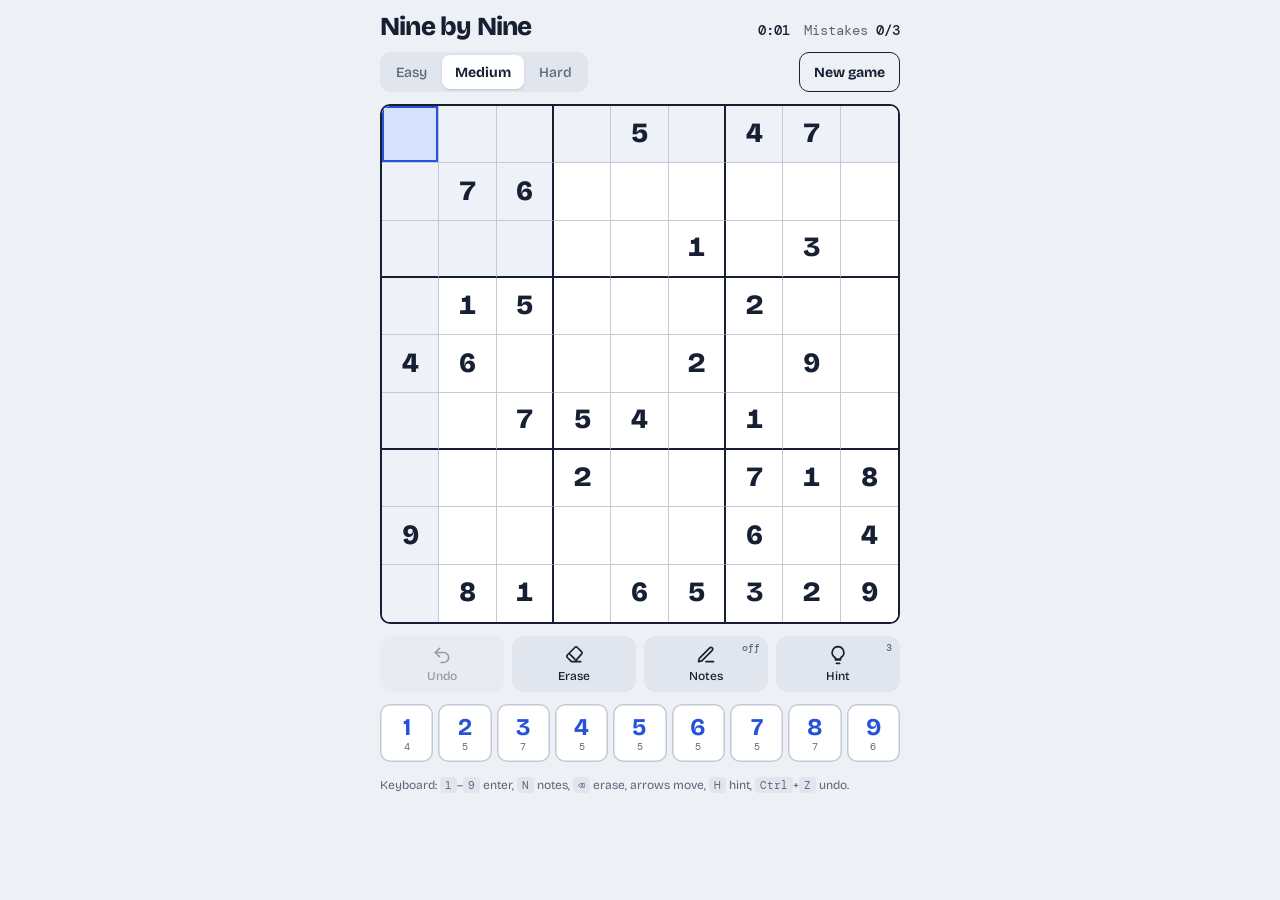
<file: nine/index.html>
<!doctype html><html><head><meta charset=utf8><meta name=viewport content="width=device-width,initial-scale=1,viewport-fit=cover"><style>:root{color-scheme:light;box-sizing:border-box;padding-top:env(safe-area-inset-top,0px);padding-bottom:env(safe-area-inset-bottom,0px)}html{scroll-padding-top:env(safe-area-inset-top,0px)}body{margin:0;padding:0;font:14px -apple-system,BlinkMacSystemFont,sans-serif;background:#fff;color:#000}img{max-width:100%}[hidden]:not([hidden=until-found i]){display:none!important}</style></head><body>
<title>Nine by Nine</title>
<meta name="claude:viewport-fit-sides" content="cover">
<link rel="preconnect" href="https://fonts.googleapis.com">
<link rel="preconnect" href="https://fonts.gstatic.com" crossorigin>
<link rel="stylesheet" href="https://fonts.googleapis.com/css2?family=Bricolage+Grotesque:opsz,wght@12..96,400..800&family=DM+Mono:wght@400;500&display=swap">
<style>
/* Layout: one centred column. The board is the hero; stats sit above it, tools and number pad below it. */
:root {
  --bg: #edf0f4;
  --surface: #ffffff;
  --ink: #172033;
  --muted: #5b6679;
  --line: #c3cad6;
  --line-strong: #172033;
  --accent: #2552d9;
  --accent-ink: #ffffff;
  --accent-soft: #d6e2fb;
  --same: #e2eaf9;
  --peer: #eef2f8;
  --bad: #c62f3e;
  --bad-soft: #fbdde0;
  --panel: #e1e6ee;
  --font-display: "Bricolage Grotesque", system-ui, -apple-system, "Segoe UI", sans-serif;
  --font-mono: "DM Mono", ui-monospace, "SF Mono", Menlo, monospace;
}
@media (prefers-color-scheme: dark) {
  :root:not([data-theme="light"]) {
    --bg: #0f141d; --surface: #172030; --ink: #e8edf6; --muted: #93a0b8;
    --line: #2c3850; --line-strong: #8fa0be; --accent: #7fa2ff; --accent-ink: #0f141d;
    --accent-soft: #29407a; --same: #22345f; --peer: #1c2638; --bad: #ff8a94;
    --bad-soft: #4a222a; --panel: #1f2a3e; color-scheme: dark;
  }
}
:root[data-theme="dark"] {
  --bg: #0f141d; --surface: #172030; --ink: #e8edf6; --muted: #93a0b8;
  --line: #2c3850; --line-strong: #8fa0be; --accent: #7fa2ff; --accent-ink: #0f141d;
  --accent-soft: #29407a; --same: #22345f; --peer: #1c2638; --bad: #ff8a94;
  --bad-soft: #4a222a; --panel: #1f2a3e; color-scheme: dark;
}

* { box-sizing: border-box; }
body {
  background: var(--bg);
  color: var(--ink);
  font-family: var(--font-display);
  padding-block: 14px 24px;
  padding-left: max(16px, env(safe-area-inset-left, 0px));
  padding-right: max(16px, env(safe-area-inset-right, 0px));
  display: flex;
  justify-content: center;
  -webkit-tap-highlight-color: transparent;
}
button { font: inherit; color: inherit; }

.app {
  width: min(100%, 520px, max(300px, calc(100svh - 330px)));
  min-width: 0;
  display: flex;
  flex-direction: column;
  gap: 12px;
}

/* Header: title on the left, timer and mistakes on the right */
.top { display: flex; align-items: baseline; justify-content: space-between; gap: 12px; }
h1 { margin: 0; font-size: 26px; font-weight: 800; letter-spacing: -0.03em; line-height: 1; text-wrap: balance; }
.stats { display: flex; gap: 14px; font-family: var(--font-mono); font-size: 14px; color: var(--muted); font-variant-numeric: tabular-nums; }
.stats b { color: var(--ink); font-weight: 500; }
.stats .warn b { color: var(--bad); }

/* Difficulty switch and New game button */
.bar { display: flex; align-items: center; justify-content: space-between; gap: 10px; flex-wrap: wrap; }
.seg { display: inline-flex; background: var(--panel); border-radius: 10px; padding: 3px; gap: 2px; }
.seg button {
  border: 0; background: transparent; padding: 7px 13px; border-radius: 8px;
  font-size: 14px; font-weight: 500; color: var(--muted); cursor: pointer; min-height: 34px;
}
.seg button[aria-checked="true"] { background: var(--surface); color: var(--ink); font-weight: 700; box-shadow: 0 1px 2px rgba(0,0,0,.15); }
.ghost {
  border: 1.5px solid var(--line-strong); background: transparent; border-radius: 10px;
  padding: 7px 14px; font-size: 14px; font-weight: 700; cursor: pointer; min-height: 40px;
}

/* The 9x9 board. container-type lets digits scale with the board width (cqw units). */
.board {
  display: grid;
  grid-template-columns: repeat(9, 1fr);
  grid-template-rows: repeat(9, 1fr);
  aspect-ratio: 1;
  width: 100%;
  max-width: 100%;
  container-type: inline-size;
  background: var(--surface);
  border: 2px solid var(--line-strong);
  border-radius: 10px;
  overflow: hidden;
}
/* One cell. Thin lines everywhere; .cr / .cb add thick lines between 3x3 boxes; .ce / .be remove the outer edge. */
.cell {
  appearance: none; margin: 0; padding: 0; min-width: 0; min-height: 0;
  position: relative; background: var(--surface); color: var(--ink);
  border: 0; border-right: 1px solid var(--line); border-bottom: 1px solid var(--line);
  cursor: pointer; display: grid; place-items: center; font-family: var(--font-display);
}
.cell.cr { border-right: 2px solid var(--line-strong); }
.cell.cb { border-bottom: 2px solid var(--line-strong); }
.cell.ce { border-right: 0; }
.cell.be { border-bottom: 0; }
/* Highlight states, weakest to strongest: same row/column/box, same digit, selected cell. Wrong digits go red. */
.cell.peer { background: var(--peer); }
.cell.same { background: var(--same); }
.cell.sel { background: var(--accent-soft); box-shadow: inset 0 0 0 2px var(--accent); z-index: 1; }
.cell.bad { background: var(--bad-soft); }
.cell:focus-visible { outline: 2px solid var(--accent); outline-offset: -3px; z-index: 2; }
.v { font-size: 5.4cqw; font-weight: 800; line-height: 1; font-variant-numeric: tabular-nums; }
.cell.user .v { color: var(--accent); font-weight: 600; }
.cell.bad .v { color: var(--bad); }
/* Pencil marks: a 3x3 grid of small digits inside the cell, shown only while the cell is empty */
.nt { position: absolute; inset: 7%; display: grid; grid-template-columns: repeat(3, 1fr); grid-template-rows: repeat(3, 1fr); pointer-events: none; }
.nt i {
  visibility: hidden; font-style: normal; font-family: var(--font-mono);
  font-size: max(7px, 2.1cqw); color: var(--muted); display: grid; place-items: center; line-height: 1;
}
.nt i.on { visibility: visible; }
.cell.hasv .nt { display: none; }

/* Undo / Erase / Notes / Hint buttons */
.tools { display: grid; grid-template-columns: repeat(4, 1fr); gap: 8px; }
.tool {
  border: 0; background: var(--panel); border-radius: 12px; min-height: 56px; cursor: pointer;
  display: flex; flex-direction: column; align-items: center; justify-content: center; gap: 4px;
  font-size: 12px; font-weight: 500; position: relative; padding: 6px 2px;
}
.tool svg { width: 20px; height: 20px; }
.tool[aria-pressed="true"] { background: var(--accent); color: var(--accent-ink); }
.tool:disabled { opacity: .4; cursor: default; }
.tool .badge {
  position: absolute; top: 5px; right: 8px; font-family: var(--font-mono); font-size: 10px; color: var(--muted);
}
.tool[aria-pressed="true"] .badge { color: var(--accent-ink); }

/* Number pad: nine buttons in one row, each with a "remaining" counter */
.pad { display: grid; grid-template-columns: repeat(9, 1fr); gap: 5px; }
.key {
  border: 0; background: var(--surface); border-radius: 10px; min-height: 58px; cursor: pointer; min-width: 0;
  display: flex; flex-direction: column; align-items: center; justify-content: center; gap: 3px;
  box-shadow: inset 0 0 0 1.5px var(--line); padding: 4px 0;
}
.key .d { font-size: 24px; font-weight: 700; line-height: 1; color: var(--accent); }
.key .n { font-family: var(--font-mono); font-size: 10px; color: var(--muted); line-height: 1; }
.key:active { background: var(--accent-soft); }
.key:disabled { opacity: .3; cursor: default; }
.tool:focus-visible, .key:focus-visible, .ghost:focus-visible, .seg button:focus-visible, .go:focus-visible { outline: 2px solid var(--accent); outline-offset: 2px; }

.help { margin: 2px 0 0; font-size: 12px; line-height: 1.5; color: var(--muted); }
.help kbd { font-family: var(--font-mono); font-size: 11px; background: var(--panel); border-radius: 4px; padding: 1px 5px; }

/* Dialog overlay for the win, game-over and confirm messages */
.overlay {
  position: fixed; inset: 0; z-index: 20; display: grid; place-items: center;
  background: rgba(10, 14, 22, .55);
  padding: max(16px, env(safe-area-inset-top, 0px)) max(16px, env(safe-area-inset-right, 0px)) max(16px, env(safe-area-inset-bottom, 0px)) max(16px, env(safe-area-inset-left, 0px));
}
.card { background: var(--surface); color: var(--ink); border-radius: 16px; padding: 24px; width: min(100%, 340px); display: flex; flex-direction: column; gap: 14px; }
.card h2 { margin: 0; font-size: 26px; letter-spacing: -0.03em; font-weight: 800; text-wrap: balance; }
.card p { margin: 0; color: var(--muted); font-size: 15px; line-height: 1.5; }
.facts { display: grid; grid-template-columns: repeat(3, 1fr); gap: 8px; font-family: var(--font-mono); }
.facts div { background: var(--panel); border-radius: 10px; padding: 10px 6px; text-align: center; }
.facts b { display: block; font-size: 18px; font-weight: 500; color: var(--ink); }
.facts span { font-size: 11px; color: var(--muted); }
.go { border: 0; background: var(--accent); color: var(--accent-ink); border-radius: 12px; min-height: 48px; font-size: 16px; font-weight: 700; cursor: pointer; }
.go.alt { background: transparent; color: var(--ink); box-shadow: inset 0 0 0 1.5px var(--line-strong); }

/* Slightly smaller controls on narrow phones */
@media (max-width: 420px) {
  h1 { font-size: 22px; }
  .key { min-height: 52px; }
  .key .d { font-size: 21px; }
  .seg button { padding: 7px 10px; }
}
@media (prefers-reduced-motion: no-preference) {
  .cell, .tool, .key { transition: background-color .12s ease; }
}
</style>

<!-- Game screen: header, difficulty, board, tools, number pad -->
<main class="app">
  <div class="top">
    <h1>Nine by Nine</h1>
    <div class="stats" aria-live="off">
      <span id="timer-wrap"><b id="timer">0:00</b></span>
      <span id="miss-wrap">Mistakes <b id="miss">0/3</b></span>
    </div>
  </div>

  <div class="bar">
    <div class="seg" role="radiogroup" aria-label="Difficulty">
      <button type="button" id="lv-easy" role="radio" data-level="easy" aria-checked="false">Easy</button>
      <button type="button" id="lv-medium" role="radio" data-level="medium" aria-checked="true">Medium</button>
      <button type="button" id="lv-hard" role="radio" data-level="hard" aria-checked="false">Hard</button>
    </div>
    <button type="button" class="ghost" id="new-game">New game</button>
  </div>

  <div class="board" id="board" role="group" aria-label="Sudoku board"></div>

  <div class="tools">
    <button type="button" class="tool" id="undo"><svg viewBox="0 0 24 24" fill="none" stroke="currentColor" stroke-width="2" stroke-linecap="round" stroke-linejoin="round" aria-hidden="true"><path d="M9 14 4 9l5-5"/><path d="M4 9h10a6 6 0 0 1 0 12h-3"/></svg>Undo</button>
    <button type="button" class="tool" id="erase"><svg viewBox="0 0 24 24" fill="none" stroke="currentColor" stroke-width="2" stroke-linecap="round" stroke-linejoin="round" aria-hidden="true"><path d="M20 20H9l-5-5a2 2 0 0 1 0-3l9-9a2 2 0 0 1 3 0l5 5a2 2 0 0 1 0 3l-8 9"/><path d="M7 11l6 6"/></svg>Erase</button>
    <button type="button" class="tool" id="notes" aria-pressed="false"><svg viewBox="0 0 24 24" fill="none" stroke="currentColor" stroke-width="2" stroke-linecap="round" stroke-linejoin="round" aria-hidden="true"><path d="M12 20h9"/><path d="M16.5 3.5a2.1 2.1 0 0 1 3 3L7 19l-4 1 1-4Z"/></svg>Notes<span class="badge" id="notes-badge">off</span></button>
    <button type="button" class="tool" id="hint"><svg viewBox="0 0 24 24" fill="none" stroke="currentColor" stroke-width="2" stroke-linecap="round" stroke-linejoin="round" aria-hidden="true"><path d="M9 18h6"/><path d="M10 22h4"/><path d="M12 2a7 7 0 0 0-4 12.7c.6.5 1 1.3 1 2.3h6c0-1 .4-1.8 1-2.3A7 7 0 0 0 12 2Z"/></svg>Hint<span class="badge" id="hint-badge">3</span></button>
  </div>

  <div class="pad" id="pad"></div>

  <p class="help">Keyboard: <kbd>1</kbd>–<kbd>9</kbd> enter, <kbd>N</kbd> notes, <kbd>⌫</kbd> erase, arrows move, <kbd>H</kbd> hint, <kbd>Ctrl</kbd>+<kbd>Z</kbd> undo.</p>
</main>

<!-- Dialog used for win, game over and "start a new game?" confirmation (filled in by the script) -->
<div class="overlay" id="overlay" hidden>
  <div class="card" role="dialog" aria-modal="true" aria-labelledby="ov-title">
    <h2 id="ov-title"></h2>
    <p id="ov-text"></p>
    <div class="facts" id="ov-facts"></div>
    <button type="button" class="go" id="ov-primary"></button>
    <button type="button" class="go alt" id="ov-secondary"></button>
  </div>
</div>

<script>
(function () {
  'use strict';

  /* =====================================================================
     SETTINGS
     ===================================================================== */

  // Bumped from v1 because the saved-game format changed with the renaming.
  const STORAGE_KEY = 'nine-by-nine-v2';
  const CELL_COUNT = 81;
  const MAX_MISTAKES = 3;
  const MAX_HINTS = 3;

  // How many numbers are pre-filled ("clues") at each difficulty. Fewer clues = harder.
  const CLUES_BY_LEVEL = { easy: 40, medium: 32, hard: 26 };
  const LEVEL_LABEL = { easy: 'Easy', medium: 'Medium', hard: 'Hard' };

  // Removing clues one by one can take a while; stop after this long and keep what we have.
  const MAX_GENERATION_MS = 1500;

  /* =====================================================================
     BOARD GEOMETRY
     Cells are numbered 0..80, left to right, top to bottom:
       row = floor(cell / 9), column = cell % 9
     A "box" is one of the nine 3x3 blocks, numbered 0..8 in the same order.
     ===================================================================== */

  const boxIndexOfCell = [];  // boxIndexOfCell[cell] -> which 3x3 box the cell is in
  const peerCellsOf = [];     // peerCellsOf[cell]    -> the 20 cells sharing its row, column or box

  for (let cell = 0; cell < CELL_COUNT; cell++) {
    const row = Math.floor(cell / 9);
    const column = cell % 9;
    boxIndexOfCell.push(Math.floor(row / 3) * 3 + Math.floor(column / 3));
  }

  for (let cell = 0; cell < CELL_COUNT; cell++) {
    const peers = [];
    for (let other = 0; other < CELL_COUNT; other++) {
      if (other === cell) continue;
      const sameRow = Math.floor(cell / 9) === Math.floor(other / 9);
      const sameColumn = cell % 9 === other % 9;
      const sameBox = boxIndexOfCell[cell] === boxIndexOfCell[other];
      if (sameRow || sameColumn || sameBox) peers.push(other);
    }
    peerCellsOf.push(peers);
  }

  // Fisher-Yates shuffle: puts the array in random order (changes the array itself).
  function shuffleInPlace(items) {
    for (let i = items.length - 1; i > 0; i--) {
      const j = Math.floor(Math.random() * (i + 1));
      const swap = items[i];
      items[i] = items[j];
      items[j] = swap;
    }
    return items;
  }

  /* =====================================================================
     PUZZLE GENERATION
     1. Fill a complete valid grid using a randomised solver.
     2. Remove numbers one at a time, but only keep a removal if the puzzle
        still has exactly one solution.
     ===================================================================== */

  /*
    Backtracking solver.

    `grid` is an array of 81 digits, with 0 meaning empty.
    The solver tracks which digits are already used in each row, column and
    box as bitmasks: digit d is stored as bit (d - 1), so 1 -> 0b000000001
    and 9 -> 0b100000000.

    It always fills the empty cell with the fewest possible digits first,
    which keeps the search very small.

    It stops once it has found `solutionLimit` solutions. Passing 2 is
    enough to answer "is this solution unique?".
    With `randomizeOrder` it tries digits in random order, which is how we
    create a random complete grid from an empty one.

    Returns how many solutions it found and a copy of the first one.
  */
  function solveGrid(grid, solutionLimit, randomizeOrder) {
    const rowDigitMasks = new Array(9).fill(0);
    const columnDigitMasks = new Array(9).fill(0);
    const boxDigitMasks = new Array(9).fill(0);
    const workingGrid = grid.slice(); // never modify the caller's grid
    let solutionCount = 0;
    let firstSolution = null;

    // Record the digits that are already on the board.
    for (let cell = 0; cell < CELL_COUNT; cell++) {
      const digit = workingGrid[cell];
      if (digit) {
        const digitBit = 1 << (digit - 1);
        rowDigitMasks[Math.floor(cell / 9)] |= digitBit;
        columnDigitMasks[cell % 9] |= digitBit;
        boxDigitMasks[boxIndexOfCell[cell]] |= digitBit;
      }
    }

    function search() {
      // Step 1: find the empty cell with the fewest candidate digits.
      let bestCell = -1;
      let bestCandidates = 0;     // bitmask of digits that fit in bestCell
      let bestCandidateCount = 10;

      for (let cell = 0; cell < CELL_COUNT; cell++) {
        if (workingGrid[cell]) continue;
        const usedDigits = rowDigitMasks[Math.floor(cell / 9)] | columnDigitMasks[cell % 9] | boxDigitMasks[boxIndexOfCell[cell]];
        const candidates = ~usedDigits & 0b111111111;

        // Count the set bits in `candidates`.
        let candidateCount = 0;
        let remaining = candidates;
        while (remaining) {
          remaining &= remaining - 1; // clears the lowest set bit
          candidateCount++;
        }

        if (candidateCount < bestCandidateCount) {
          bestCandidateCount = candidateCount;
          bestCell = cell;
          bestCandidates = candidates;
          if (candidateCount <= 1) break; // can't do better than 0 or 1
        }
      }

      // Step 2: no empty cell left means the grid is solved.
      if (bestCell < 0) {
        solutionCount++;
        if (!firstSolution) firstSolution = workingGrid.slice();
        return;
      }

      // An empty cell with no candidates is a dead end: go back and try something else.
      if (bestCandidateCount === 0) return;

      // Step 3: try each candidate digit in the chosen cell.
      const digitsToTry = [];
      for (let digitIndex = 0; digitIndex < 9; digitIndex++) {
        if (bestCandidates & (1 << digitIndex)) digitsToTry.push(digitIndex);
      }
      if (randomizeOrder) shuffleInPlace(digitsToTry);

      const row = Math.floor(bestCell / 9);
      const column = bestCell % 9;
      const box = boxIndexOfCell[bestCell];

      for (const digitIndex of digitsToTry) {
        const digitBit = 1 << digitIndex;

        // Place the digit and mark it as used...
        workingGrid[bestCell] = digitIndex + 1;
        rowDigitMasks[row] |= digitBit;
        columnDigitMasks[column] |= digitBit;
        boxDigitMasks[box] |= digitBit;

        search(); // ...then solve the rest of the grid.

        // Undo the placement before trying the next digit.
        workingGrid[bestCell] = 0;
        rowDigitMasks[row] &= ~digitBit;
        columnDigitMasks[column] &= ~digitBit;
        boxDigitMasks[box] &= ~digitBit;

        if (solutionCount >= solutionLimit) return;
      }
    }

    search();
    return { solutionCount, firstSolution };
  }

  // Builds a puzzle for the given level. Returns the puzzle (with blanks) and its solution.
  function generatePuzzle(level) {
    const emptyGrid = new Array(CELL_COUNT).fill(0);
    const solvedGrid = solveGrid(emptyGrid, 1, true).firstSolution;

    const puzzleGrid = solvedGrid.slice();
    const removalOrder = shuffleInPlace(emptyGrid.map((_, cell) => cell));
    const targetClues = CLUES_BY_LEVEL[level];
    let clueCount = CELL_COUNT;
    const startedAt = Date.now();

    for (const cell of removalOrder) {
      if (clueCount <= targetClues) break;
      if (Date.now() - startedAt > MAX_GENERATION_MS) break;

      const removedDigit = puzzleGrid[cell];
      puzzleGrid[cell] = 0;

      // Keep the removal only if exactly one solution remains.
      if (solveGrid(puzzleGrid, 2, false).solutionCount === 1) {
        clueCount--;
      } else {
        puzzleGrid[cell] = removedDigit; // put it back
      }
    }
    return { givenDigits: puzzleGrid, solvedDigits: solvedGrid };
  }

  /* =====================================================================
     GAME STATE
     ===================================================================== */

  /*
    `game` holds everything needed to draw the board and to save it:
      level            'easy' | 'medium' | 'hard'
      givenDigits      the puzzle as generated (0 = empty). Never changes.
      solvedDigits     the unique solution. Used to detect wrong numbers.
      currentDigits    what is on the board now (givens + the player's entries)
      pencilNoteMasks  per cell, a bitmask of pencil-mark digits (bit d-1 = digit d)
      mistakeCount, hintsUsed, elapsedSeconds
      selectedCell     0..80, or -1 for none
      isNotesMode      true when number buttons toggle pencil marks
      isSolved         the puzzle is complete
      isOutOfMistakes  the player used up all their mistakes
  */
  let game = null;

  // Snapshots of the board taken before each move, so Undo can step back.
  let undoStack = [];

  function createGame(level, puzzle) {
    return {
      level: level,
      givenDigits: puzzle.givenDigits,
      solvedDigits: puzzle.solvedDigits,
      currentDigits: puzzle.givenDigits.slice(),
      pencilNoteMasks: new Array(CELL_COUNT).fill(0),
      mistakeCount: 0,
      hintsUsed: 0,
      elapsedSeconds: 0,
      selectedCell: -1,
      isNotesMode: false,
      isSolved: false,
      isOutOfMistakes: false
    };
  }

  // First cell that does not yet hold its correct digit. Used as the starting selection.
  function firstUnsolvedCell() {
    for (let cell = 0; cell < CELL_COUNT; cell++) {
      if (game.currentDigits[cell] !== game.solvedDigits[cell]) return cell;
    }
    return 0;
  }

  // The game ends when it is solved or the mistakes are used up. Input is locked then.
  function isGameFinished() {
    return game.isSolved || game.isOutOfMistakes;
  }

  /* ---------- Saving to the browser ---------- */
  // Storage can be blocked (private windows etc.), so every access is wrapped in try/catch.

  function saveGame() {
    try { localStorage.setItem(STORAGE_KEY, JSON.stringify(game)); } catch (error) { /* ignore */ }
  }

  // Returns a previously saved, unfinished game, or null if there is none or it looks damaged.
  function loadSavedGame() {
    try {
      const raw = localStorage.getItem(STORAGE_KEY);
      if (!raw) return null;
      const saved = JSON.parse(raw);
      if (!saved || !CLUES_BY_LEVEL[saved.level]) return null;

      const listsAreValid = ['givenDigits', 'solvedDigits', 'currentDigits', 'pencilNoteMasks']
        .every(name => Array.isArray(saved[name]) && saved[name].length === CELL_COUNT);
      if (!listsAreValid || saved.isSolved) return null;
      return saved;
    } catch (error) {
      return null;
    }
  }

  /* =====================================================================
     PAGE ELEMENTS
     ===================================================================== */

  const boardElement = document.getElementById('board');
  const numberPadElement = document.getElementById('pad');
  const overlayElement = document.getElementById('overlay');

  const cellButtons = [];          // the 81 board buttons
  const cellValueElements = [];    // the big digit inside each cell
  const cellNoteElements = [];     // for each cell, its nine small pencil-mark digits
  const padKeyButtons = [];        // buttons 1-9 under the board
  const padKeyCountLabels = [];    // the "how many left" label on each pad button

  // Builds the 81 cells and the 9 number buttons once. After that we only update them.
  (function buildBoardAndPad() {
    for (let cell = 0; cell < CELL_COUNT; cell++) {
      const row = Math.floor(cell / 9);
      const column = cell % 9;

      const button = document.createElement('button');
      button.type = 'button';
      button.dataset.cell = cell;

      // Class names add the thicker lines between the 3x3 boxes (see the CSS).
      // `cr`/`cb` = thick right/bottom edge, `ce`/`be` = no edge on the last column/row.
      button.className = 'cell'
        + (column % 3 === 2 && column < 8 ? ' cr' : '')
        + (row % 3 === 2 && row < 8 ? ' cb' : '')
        + (column === 8 ? ' ce' : '')
        + (row === 8 ? ' be' : '');

      // One big digit plus a 3x3 grid of small pencil marks.
      let markup = '<span class="v"></span><span class="nt">';
      for (let digit = 1; digit <= 9; digit++) markup += '<i>' + digit + '</i>';
      button.innerHTML = markup + '</span>';

      boardElement.appendChild(button);
      cellButtons.push(button);
      cellValueElements.push(button.firstChild);
      cellNoteElements.push(Array.from(button.lastChild.children));
    }

    for (let digit = 1; digit <= 9; digit++) {
      const key = document.createElement('button');
      key.type = 'button';
      key.className = 'key';
      key.dataset.digit = digit;
      key.setAttribute('aria-label', 'Enter ' + digit);
      key.innerHTML = '<span class="d">' + digit + '</span><span class="n"></span>';
      numberPadElement.appendChild(key);
      padKeyButtons.push(key);
      padKeyCountLabels.push(key.lastChild);
    }
  })();

  // 75 seconds -> "1:15"
  function formatTime(totalSeconds) {
    const minutes = Math.floor(totalSeconds / 60);
    const seconds = totalSeconds % 60;
    return minutes + ':' + (seconds < 10 ? '0' : '') + seconds;
  }

  /* =====================================================================
     DRAWING
     renderGame() makes the page match the `game` object. It is called after
     every change, so the rest of the code never edits the display directly.
     ===================================================================== */

  function renderGame() {
    const selectedCell = game.selectedCell;
    const selectedDigit = selectedCell >= 0 ? game.currentDigits[selectedCell] : 0;
    const selectedPeers = selectedCell >= 0 ? peerCellsOf[selectedCell] : [];
    const correctDigitCounts = new Array(10).fill(0); // index = digit 1..9

    for (let cell = 0; cell < CELL_COUNT; cell++) {
      const digit = game.currentDigits[cell];
      const button = cellButtons[cell];
      const isGiven = game.givenDigits[cell] !== 0;
      const isWrong = digit !== 0 && digit !== game.solvedDigits[cell];

      if (digit && !isWrong) correctDigitCounts[digit]++;

      // Classes decide colours: player digit, wrong digit, selection, highlights.
      button.classList.toggle('user', !isGiven && digit !== 0);
      button.classList.toggle('bad', isWrong);
      button.classList.toggle('hasv', digit !== 0);
      button.classList.toggle('sel', cell === selectedCell);
      button.classList.toggle('peer', selectedCell >= 0 && cell !== selectedCell && selectedPeers.includes(cell));
      button.classList.toggle('same', selectedDigit !== 0 && digit === selectedDigit && cell !== selectedCell);

      cellValueElements[cell].textContent = digit ? digit : '';

      // Show pencil marks only on empty cells.
      if (!digit) {
        for (let digitIndex = 0; digitIndex < 9; digitIndex++) {
          const markIsSet = (game.pencilNoteMasks[cell] & (1 << digitIndex)) !== 0;
          cellNoteElements[cell][digitIndex].classList.toggle('on', markIsSet);
        }
      }

      button.setAttribute('aria-label',
        'Row ' + (Math.floor(cell / 9) + 1) + ', column ' + (cell % 9 + 1) + ', '
        + (digit ? (isGiven ? 'given ' : '') + digit : 'empty'));
    }

    // Number pad: show how many of each digit are still missing, and disable finished digits.
    for (let digit = 1; digit <= 9; digit++) {
      const remaining = 9 - correctDigitCounts[digit];
      padKeyCountLabels[digit - 1].textContent = remaining > 0 ? remaining : '';
      padKeyButtons[digit - 1].disabled = remaining <= 0;
    }

    // Header and tool buttons.
    document.getElementById('timer').textContent = formatTime(game.elapsedSeconds);
    document.getElementById('miss').textContent = game.mistakeCount + '/' + MAX_MISTAKES;
    document.getElementById('miss-wrap').className = game.mistakeCount > 0 ? 'warn' : '';

    document.getElementById('notes').setAttribute('aria-pressed', game.isNotesMode ? 'true' : 'false');
    document.getElementById('notes-badge').textContent = game.isNotesMode ? 'on' : 'off';

    const hintsLeft = MAX_HINTS - game.hintsUsed;
    document.getElementById('hint-badge').textContent = hintsLeft;
    document.getElementById('hint').disabled = hintsLeft <= 0;
    document.getElementById('undo').disabled = undoStack.length === 0;

    // Difficulty switch: mark the current level.
    ['easy', 'medium', 'hard'].forEach(function (level) {
      document.getElementById('lv-' + level).setAttribute('aria-checked', game.level === level ? 'true' : 'false');
    });
  }

  /* =====================================================================
     PLAYER ACTIONS
     ===================================================================== */

  // Saves a snapshot of the board so the next change can be undone.
  function rememberStateForUndo() {
    undoStack.push({
      digits: game.currentDigits.slice(),
      noteMasks: game.pencilNoteMasks.slice()
    });
    if (undoStack.length > 200) undoStack.shift(); // keep memory bounded
  }

  // After a correct digit is placed, that digit can no longer be a candidate in any peer cell.
  function removeNoteFromPeers(cell, digit) {
    const digitBitCleared = ~(1 << (digit - 1));
    for (const peer of peerCellsOf[cell]) game.pencilNoteMasks[peer] &= digitBitCleared;
  }

  // Runs after every move: checks for a win or a loss, saves, and redraws.
  function afterMove() {
    const puzzleIsComplete = game.currentDigits.every((digit, cell) => digit === game.solvedDigits[cell]);

    if (puzzleIsComplete) {
      game.isSolved = true;
      showEndDialog(true);
    } else if (game.mistakeCount >= MAX_MISTAKES) {
      game.isOutOfMistakes = true;
      showEndDialog(false);
    }
    saveGame();
    renderGame();
  }

  // The player pressed a digit (number pad or keyboard).
  function enterDigit(digit) {
    if (isGameFinished()) return;
    const cell = game.selectedCell;
    if (cell < 0 || game.givenDigits[cell]) return; // nothing selected, or a locked starting number

    const existingDigit = game.currentDigits[cell];
    if (existingDigit && existingDigit === game.solvedDigits[cell]) return; // correct answers are locked

    if (game.isNotesMode) {
      // Notes mode: flip this digit's pencil mark on or off (XOR toggles one bit).
      if (existingDigit) return; // marks only go in empty cells
      rememberStateForUndo();
      game.pencilNoteMasks[cell] ^= (1 << (digit - 1));
    } else {
      if (existingDigit === digit) return; // same wrong digit again: nothing to do
      rememberStateForUndo();
      game.currentDigits[cell] = digit;
      game.pencilNoteMasks[cell] = 0; // a placed digit replaces any pencil marks

      if (digit !== game.solvedDigits[cell]) {
        game.mistakeCount++; // wrong digit: it stays on the board in red until erased
      } else {
        removeNoteFromPeers(cell, digit);
      }
    }
    afterMove();
  }

  // Clears a wrong digit and/or the pencil marks from the selected cell.
  function eraseSelectedCell() {
    if (isGameFinished()) return;
    const cell = game.selectedCell;
    if (cell < 0 || game.givenDigits[cell]) return;

    const existingDigit = game.currentDigits[cell];
    if (existingDigit && existingDigit === game.solvedDigits[cell]) return; // correct answers stay
    if (!existingDigit && !game.pencilNoteMasks[cell]) return;              // already empty

    rememberStateForUndo();
    game.currentDigits[cell] = 0;
    game.pencilNoteMasks[cell] = 0;
    saveGame();
    renderGame();
  }

  // Restores the board to how it was before the last move. (Mistakes already counted stay counted.)
  function undoLastMove() {
    if (isGameFinished() || undoStack.length === 0) return;
    const snapshot = undoStack.pop();
    game.currentDigits = snapshot.digits;
    game.pencilNoteMasks = snapshot.noteMasks;
    saveGame();
    renderGame();
  }

  // Reveals the correct digit for the selected cell, or for a random unsolved cell
  // if nothing useful is selected.
  function giveHint() {
    if (isGameFinished() || game.hintsUsed >= MAX_HINTS) return;

    let targetCell = game.selectedCell;
    const selectionIsUseless = targetCell < 0
      || game.givenDigits[targetCell]
      || game.currentDigits[targetCell] === game.solvedDigits[targetCell];

    if (selectionIsUseless) {
      const unsolvedCells = [];
      for (let cell = 0; cell < CELL_COUNT; cell++) {
        if (game.currentDigits[cell] !== game.solvedDigits[cell]) unsolvedCells.push(cell);
      }
      if (unsolvedCells.length === 0) return;
      targetCell = unsolvedCells[Math.floor(Math.random() * unsolvedCells.length)];
    }

    rememberStateForUndo();
    game.currentDigits[targetCell] = game.solvedDigits[targetCell];
    game.pencilNoteMasks[targetCell] = 0;
    removeNoteFromPeers(targetCell, game.solvedDigits[targetCell]);
    game.hintsUsed++;
    game.selectedCell = targetCell;
    afterMove();
  }

  // Arrow keys: move the selection one cell, stopping at the board edges.
  function moveSelection(rowChange, columnChange) {
    if (game.selectedCell < 0) {
      game.selectedCell = firstUnsolvedCell();
      renderGame();
      return;
    }
    const row = Math.max(0, Math.min(8, Math.floor(game.selectedCell / 9) + rowChange));
    const column = Math.max(0, Math.min(8, game.selectedCell % 9 + columnChange));
    game.selectedCell = row * 9 + column;
    renderGame();
  }

  // Generates a puzzle and starts playing it. The short timeout lets the browser
  // update the page before the (brief) generation work begins.
  function startNewGame(level) {
    boardElement.setAttribute('aria-busy', 'true');
    setTimeout(function () {
      game = createGame(level, generatePuzzle(level));
      game.selectedCell = firstUnsolvedCell();
      undoStack = [];
      hideOverlay();
      boardElement.removeAttribute('aria-busy');
      saveGame();
      renderGame();
    }, 30);
  }

  // Same puzzle, back to the starting position (used after running out of mistakes).
  function restartSamePuzzle() {
    game = createGame(game.level, { givenDigits: game.givenDigits, solvedDigits: game.solvedDigits });
    game.selectedCell = firstUnsolvedCell();
    undoStack = [];
    hideOverlay();
    saveGame();
    renderGame();
  }

  /* =====================================================================
     DIALOGS
     One overlay element is reused for two purposes:
       'end'     - shown when the puzzle is solved or mistakes run out
       'confirm' - shown before throwing away a game in progress
     ===================================================================== */

  function hideOverlay() {
    overlayElement.hidden = true;
  }

  function showEndDialog(playerWon) {
    overlayElement.dataset.mode = 'end';
    document.getElementById('ov-title').textContent = playerWon ? 'Solved' : 'Out of mistakes';
    document.getElementById('ov-text').textContent = playerWon
      ? LEVEL_LABEL[game.level] + ' puzzle complete.'
      : 'Three wrong numbers ends the round. Try the same puzzle again or start a new one.';

    // Summary tiles: time, mistakes, hints.
    const factsElement = document.getElementById('ov-facts');
    factsElement.hidden = false;
    factsElement.innerHTML = '';
    [[formatTime(game.elapsedSeconds), 'time'], [game.mistakeCount, 'mistakes'], [game.hintsUsed, 'hints']]
      .forEach(function (fact) {
        const tile = document.createElement('div');
        const value = document.createElement('b');
        const label = document.createElement('span');
        value.textContent = fact[0];
        label.textContent = fact[1];
        tile.appendChild(value);
        tile.appendChild(label);
        factsElement.appendChild(tile);
      });

    const primaryButton = document.getElementById('ov-primary');
    const secondaryButton = document.getElementById('ov-secondary');
    if (playerWon) {
      primaryButton.textContent = 'New ' + LEVEL_LABEL[game.level].toLowerCase() + ' game';
      primaryButton.onclick = function () { startNewGame(game.level); };
      secondaryButton.hidden = true;
    } else {
      primaryButton.textContent = 'Try again';
      primaryButton.onclick = restartSamePuzzle;
      secondaryButton.hidden = false;
      secondaryButton.textContent = 'New game';
      secondaryButton.onclick = function () { startNewGame(game.level); };
    }
    overlayElement.hidden = false;
    primaryButton.focus();
  }

  // True if the player has entered anything beyond the starting numbers.
  function hasUnsavedProgress() {
    if (isGameFinished()) return false;
    for (let cell = 0; cell < CELL_COUNT; cell++) {
      if (game.currentDigits[cell] !== game.givenDigits[cell]) return true;
    }
    return false;
  }

  // Used by "New game" and the difficulty switch: asks first if progress would be lost.
  function requestNewGame(level) {
    if (!hasUnsavedProgress()) {
      startNewGame(level);
      return;
    }
    overlayElement.dataset.mode = 'confirm';
    document.getElementById('ov-title').textContent = 'Start a new game?';
    document.getElementById('ov-text').textContent = 'You will lose your progress on this puzzle.'
      + (level !== game.level ? ' The new puzzle will be ' + LEVEL_LABEL[level] + '.' : '');
    document.getElementById('ov-facts').hidden = true;

    const primaryButton = document.getElementById('ov-primary');
    const secondaryButton = document.getElementById('ov-secondary');
    primaryButton.textContent = 'Start new game';
    primaryButton.onclick = function () { startNewGame(level); };
    secondaryButton.hidden = false;
    secondaryButton.textContent = 'Keep playing';
    secondaryButton.onclick = hideOverlay;

    overlayElement.hidden = false;
    secondaryButton.focus(); // the safe choice gets focus so a stray Enter keeps the game
  }

  /* =====================================================================
     EVENT HANDLERS
     ===================================================================== */

  // Tapping a cell selects it. One listener on the board handles all 81 cells.
  boardElement.addEventListener('click', function (event) {
    const button = event.target.closest('.cell');
    if (!button) return;
    game.selectedCell = Number(button.dataset.cell);
    renderGame();
  });

  // Number pad.
  numberPadElement.addEventListener('click', function (event) {
    const key = event.target.closest('.key');
    if (key) enterDigit(Number(key.dataset.digit));
  });

  // Tool buttons.
  document.getElementById('undo').addEventListener('click', undoLastMove);
  document.getElementById('erase').addEventListener('click', eraseSelectedCell);
  document.getElementById('hint').addEventListener('click', giveHint);
  document.getElementById('notes').addEventListener('click', function () {
    game.isNotesMode = !game.isNotesMode;
    renderGame();
  });

  // New game and difficulty buttons go through the confirmation check.
  document.getElementById('new-game').addEventListener('click', function () {
    requestNewGame(game.level);
  });
  document.querySelectorAll('.seg button').forEach(function (button) {
    button.addEventListener('click', function () {
      if (button.dataset.level !== game.level) requestNewGame(button.dataset.level);
    });
  });

  // Tapping the dark area around the confirmation box closes it.
  overlayElement.addEventListener('click', function (event) {
    if (event.target === overlayElement && overlayElement.dataset.mode === 'confirm') hideOverlay();
  });

  // Keyboard support.
  document.addEventListener('keydown', function (event) {
    // While a dialog is open, the only key we handle is Escape (to dismiss the confirmation).
    if (!overlayElement.hidden) {
      if (event.key === 'Escape' && overlayElement.dataset.mode === 'confirm') hideOverlay();
      return;
    }
    if (event.altKey || event.metaKey) return;

    const key = event.key;
    if (key >= '1' && key <= '9') { enterDigit(Number(key)); event.preventDefault(); }
    else if (key === 'Backspace' || key === 'Delete' || key === '0') { eraseSelectedCell(); event.preventDefault(); }
    else if (key === 'ArrowUp') { moveSelection(-1, 0); event.preventDefault(); }
    else if (key === 'ArrowDown') { moveSelection(1, 0); event.preventDefault(); }
    else if (key === 'ArrowLeft') { moveSelection(0, -1); event.preventDefault(); }
    else if (key === 'ArrowRight') { moveSelection(0, 1); event.preventDefault(); }
    else if ((key === 'z' || key === 'Z') && event.ctrlKey) { undoLastMove(); event.preventDefault(); }
    else if (!event.ctrlKey && (key === 'n' || key === 'N')) { game.isNotesMode = !game.isNotesMode; renderGame(); }
    else if (!event.ctrlKey && (key === 'h' || key === 'H')) { giveHint(); }
  });

  // Timer: counts one second at a time while a game is in progress and the tab is visible.
  setInterval(function () {
    if (!game || isGameFinished() || document.hidden) return;
    game.elapsedSeconds++;
    document.getElementById('timer').textContent = formatTime(game.elapsedSeconds);
    if (game.elapsedSeconds % 5 === 0) saveGame(); // save the clock every few seconds
  }, 1000);

  /* =====================================================================
     START UP
     Resume the saved game if there is one, otherwise start a Medium game.
     ===================================================================== */

  const savedGame = loadSavedGame();
  if (savedGame) {
    game = savedGame;
    if (game.selectedCell < 0 || game.selectedCell >= CELL_COUNT) game.selectedCell = firstUnsolvedCell();
    undoStack = []; // undo history is not saved
    renderGame();
  } else {
    game = createGame('medium', generatePuzzle('medium'));
    game.selectedCell = firstUnsolvedCell();
    renderGame();
    saveGame();
  }
})();
</script>

</body></html>
</file>
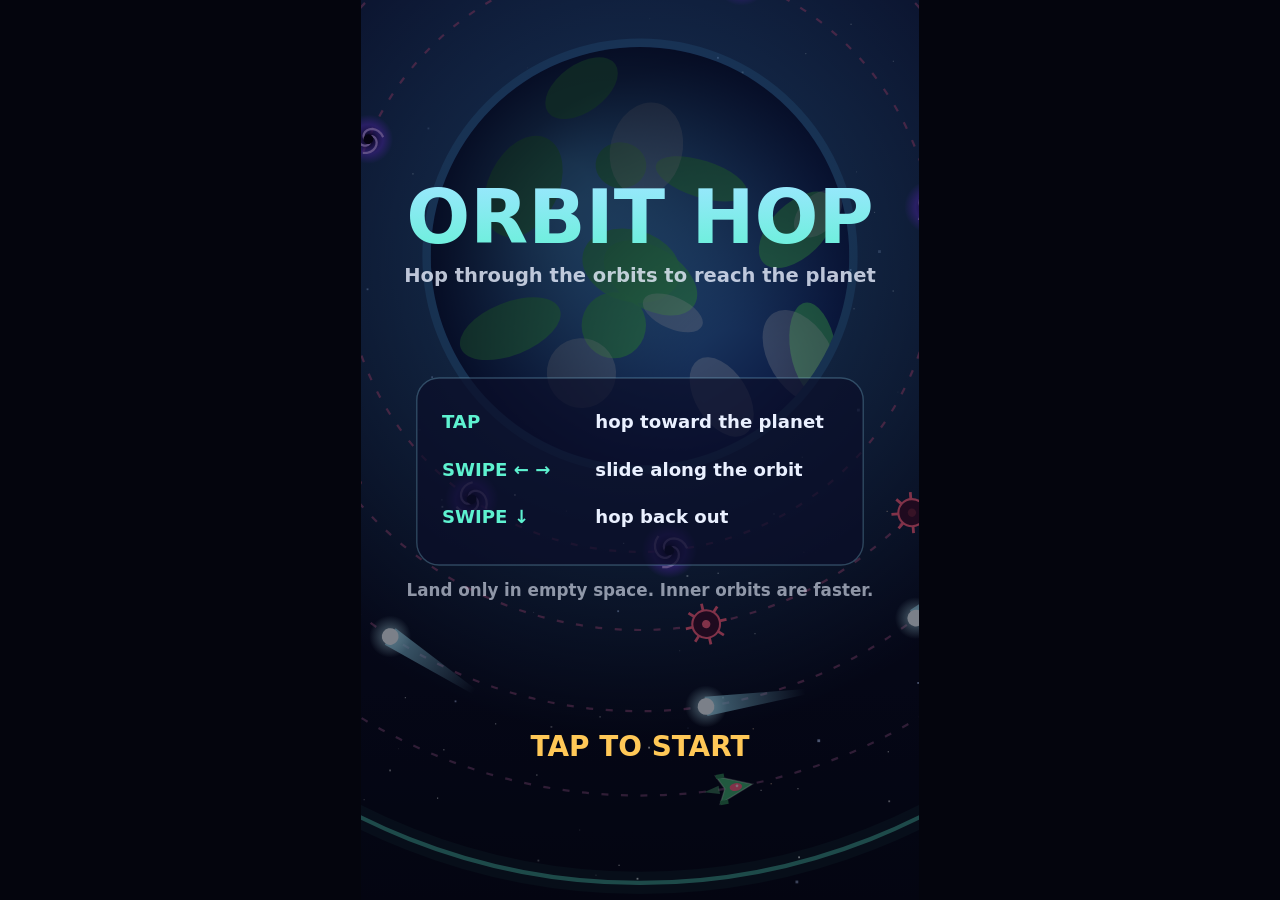
<file: orbithop/index.html>
<!doctype html><html><head><meta charset=utf8><meta name=viewport content="width=device-width,initial-scale=1,viewport-fit=cover"><style>:root{color-scheme:light;box-sizing:border-box;padding-top:env(safe-area-inset-top,0px);padding-bottom:env(safe-area-inset-bottom,0px)}html{scroll-padding-top:env(safe-area-inset-top,0px)}body{margin:0;padding:0;font:14px -apple-system,BlinkMacSystemFont,sans-serif;background:#fff;color:#000}img{max-width:100%}[hidden]:not([hidden=until-found i]){display:none!important}</style></head><body>
<title>Orbit Hop</title>
<style>
/* Layout: full-bleed canvas game. Polar world around a planet; ship fixed low on screen, world turns around it. */
:root{
  --space:#060818;
  --ink:#eaf0ff;
  --teal:#5ef2d0;
  --hot:#ff5f7e;
  --amber:#ffc857;
  --ice:#9be7ff;
  color-scheme:dark;
}
*{box-sizing:border-box}
html,body{height:100%;margin:0;background:var(--space);color:var(--ink);overflow:hidden;overscroll-behavior:none;-webkit-user-select:none;user-select:none;-webkit-touch-callout:none;-webkit-tap-highlight-color:transparent;font-family:ui-rounded,"SF Pro Rounded","Trebuchet MS",system-ui,sans-serif}
canvas{position:fixed;inset:0;width:100%;height:100%;display:block;touch-action:none;background:var(--space)}
/* Invisible probe: its padding equals the phone's top safe-area inset, so the canvas HUD can read it. */
#safe-area-probe{position:fixed;top:0;left:0;width:0;padding-top:env(safe-area-inset-top,0px);visibility:hidden}
</style>
<canvas id="game-canvas" aria-label="Orbit Hop game: tap to hop toward the planet, swipe to slide or hop back out"></canvas>
<div id="safe-area-probe"></div>
<!--
  ORBIT HOP
  How the world works:
    - A planet sits at the centre of concentric circular orbits. Everything is stored as
      polar coordinates (orbit radius + angle). The camera rotates the world so the ship
      always appears at the same spot low on the screen.
    - The screen is 400 logical units wide, so sizes look the same on every phone.

  Files load in this order (each one only uses things defined above it at start-up):
    js/utils.js                    math helpers
    js/config.js                   fixed numbers and tuning tables
    js/layout.js                   canvas and screen sizing
    js/assets/planet-styles.js     planet looks (data)
    js/assets/planet-art.js        planet painting
    js/assets/obstacle-art.js      one painter per obstacle type
    js/assets/ship-art.js          ship painting
    js/audio.js                    synthesised sounds
    js/world/orbits.js             orbit radii and obstacle placement
    js/world/planet-and-stars.js   planet surface blobs, star field
    js/state.js                    score, lives, level, ship, camera
    js/world/collision.js          hit tests and world-to-screen conversion
    js/effects.js                  particles, popups, banner
    js/game-flow.js                start, crash, respawn, hop and slide rules
    js/update.js                   per-frame simulation step
    js/render/helpers.js           canvas drawing helpers
    js/render/world.js             stars, orbits, obstacles, ship, particles
    js/render/hud.js               HUD and menu screens
    js/render/frame.js             draws one complete frame
    js/input.js                    touch and keyboard
    js/main.js                     start-up and game loop
-->
<script src="js/utils.js"></script>
<script src="js/config.js"></script>
<script src="js/layout.js"></script>
<script src="js/assets/planet-styles.js"></script>
<script src="js/assets/planet-art.js"></script>
<script src="js/assets/obstacle-art.js"></script>
<script src="js/assets/ship-art.js"></script>
<script src="js/audio.js"></script>
<script src="js/world/orbits.js"></script>
<script src="js/world/planet-and-stars.js"></script>
<script src="js/state.js"></script>
<script src="js/world/collision.js"></script>
<script src="js/effects.js"></script>
<script src="js/game-flow.js"></script>
<script src="js/update.js"></script>
<script src="js/render/helpers.js"></script>
<script src="js/render/world.js"></script>
<script src="js/render/hud.js"></script>
<script src="js/render/frame.js"></script>
<script src="js/input.js"></script>
<script src="js/main.js"></script>

</body></html>
</file>
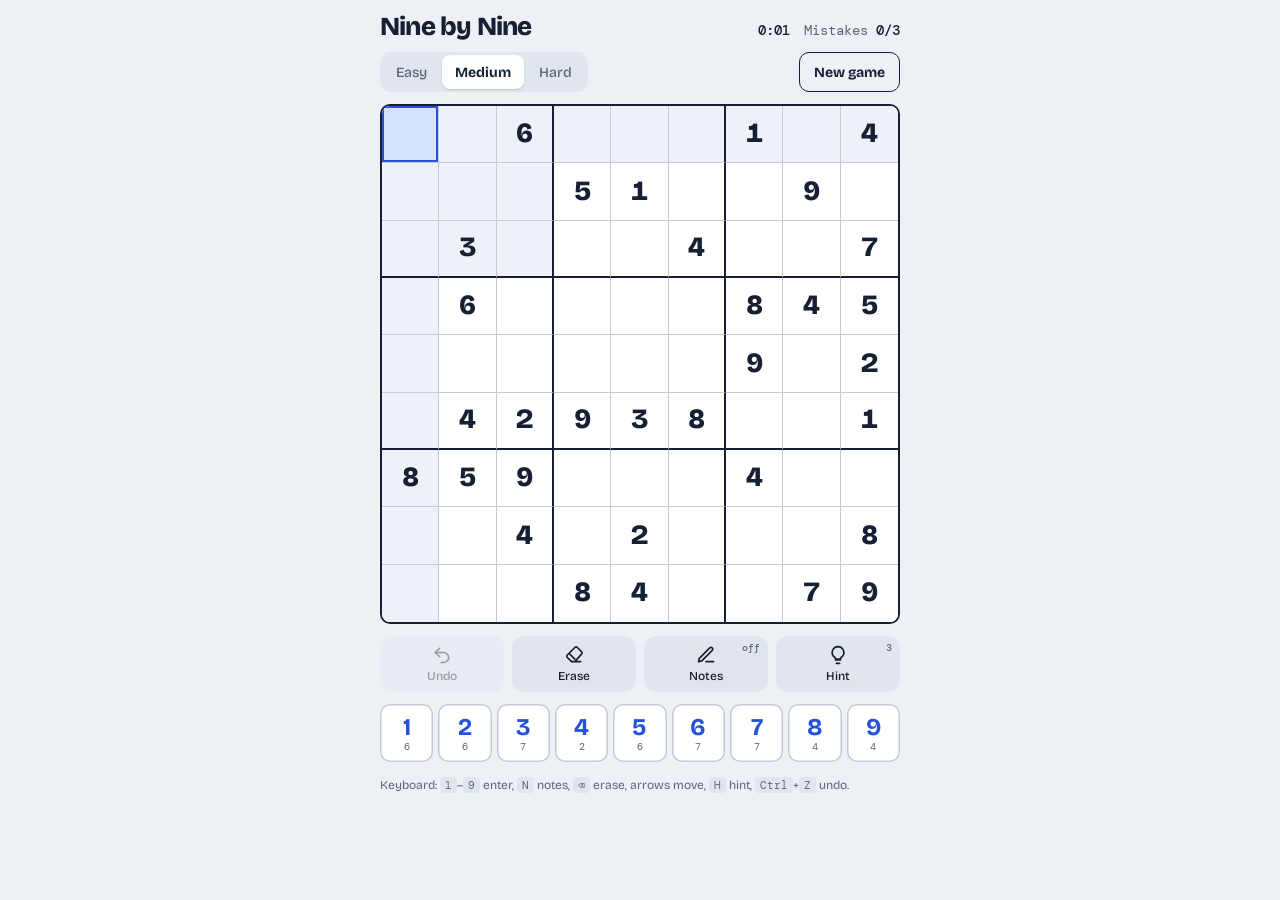
<file: ‌index.html>
<!doctype html><html><head><meta charset=utf8><meta name=viewport content="width=device-width,initial-scale=1,viewport-fit=cover"><style>:root{color-scheme:light;box-sizing:border-box;padding-top:env(safe-area-inset-top,0px);padding-bottom:env(safe-area-inset-bottom,0px)}html{scroll-padding-top:env(safe-area-inset-top,0px)}body{margin:0;padding:0;font:14px -apple-system,BlinkMacSystemFont,sans-serif;background:#fff;color:#000}img{max-width:100%}[hidden]:not([hidden=until-found i]){display:none!important}</style></head><body>
<title>Nine by Nine</title>
<meta name="claude:viewport-fit-sides" content="cover">
<link rel="preconnect" href="https://fonts.googleapis.com">
<link rel="preconnect" href="https://fonts.gstatic.com" crossorigin>
<link rel="stylesheet" href="https://fonts.googleapis.com/css2?family=Bricolage+Grotesque:opsz,wght@12..96,400..800&family=DM+Mono:wght@400;500&display=swap">
<style>
/* Layout: one centred column. The board is the hero; stats sit above it, tools and number pad below it. */
:root {
  --bg: #edf0f4;
  --surface: #ffffff;
  --ink: #172033;
  --muted: #5b6679;
  --line: #c3cad6;
  --line-strong: #172033;
  --accent: #2552d9;
  --accent-ink: #ffffff;
  --accent-soft: #d6e2fb;
  --same: #e2eaf9;
  --peer: #eef2f8;
  --bad: #c62f3e;
  --bad-soft: #fbdde0;
  --panel: #e1e6ee;
  --font-display: "Bricolage Grotesque", system-ui, -apple-system, "Segoe UI", sans-serif;
  --font-mono: "DM Mono", ui-monospace, "SF Mono", Menlo, monospace;
}
@media (prefers-color-scheme: dark) {
  :root:not([data-theme="light"]) {
    --bg: #0f141d; --surface: #172030; --ink: #e8edf6; --muted: #93a0b8;
    --line: #2c3850; --line-strong: #8fa0be; --accent: #7fa2ff; --accent-ink: #0f141d;
    --accent-soft: #29407a; --same: #22345f; --peer: #1c2638; --bad: #ff8a94;
    --bad-soft: #4a222a; --panel: #1f2a3e; color-scheme: dark;
  }
}
:root[data-theme="dark"] {
  --bg: #0f141d; --surface: #172030; --ink: #e8edf6; --muted: #93a0b8;
  --line: #2c3850; --line-strong: #8fa0be; --accent: #7fa2ff; --accent-ink: #0f141d;
  --accent-soft: #29407a; --same: #22345f; --peer: #1c2638; --bad: #ff8a94;
  --bad-soft: #4a222a; --panel: #1f2a3e; color-scheme: dark;
}

* { box-sizing: border-box; }
body {
  background: var(--bg);
  color: var(--ink);
  font-family: var(--font-display);
  padding-block: 14px 24px;
  padding-left: max(16px, env(safe-area-inset-left, 0px));
  padding-right: max(16px, env(safe-area-inset-right, 0px));
  display: flex;
  justify-content: center;
  -webkit-tap-highlight-color: transparent;
}
button { font: inherit; color: inherit; }

.app {
  width: min(100%, 520px, max(300px, calc(100svh - 330px)));
  min-width: 0;
  display: flex;
  flex-direction: column;
  gap: 12px;
}

.top { display: flex; align-items: baseline; justify-content: space-between; gap: 12px; }
h1 { margin: 0; font-size: 26px; font-weight: 800; letter-spacing: -0.03em; line-height: 1; text-wrap: balance; }
.stats { display: flex; gap: 14px; font-family: var(--font-mono); font-size: 14px; color: var(--muted); font-variant-numeric: tabular-nums; }
.stats b { color: var(--ink); font-weight: 500; }
.stats .warn b { color: var(--bad); }

.bar { display: flex; align-items: center; justify-content: space-between; gap: 10px; flex-wrap: wrap; }
.seg { display: inline-flex; background: var(--panel); border-radius: 10px; padding: 3px; gap: 2px; }
.seg button {
  border: 0; background: transparent; padding: 7px 13px; border-radius: 8px;
  font-size: 14px; font-weight: 500; color: var(--muted); cursor: pointer; min-height: 34px;
}
.seg button[aria-checked="true"] { background: var(--surface); color: var(--ink); font-weight: 700; box-shadow: 0 1px 2px rgba(0,0,0,.15); }
.ghost {
  border: 1.5px solid var(--line-strong); background: transparent; border-radius: 10px;
  padding: 7px 14px; font-size: 14px; font-weight: 700; cursor: pointer; min-height: 40px;
}

.board {
  display: grid;
  grid-template-columns: repeat(9, 1fr);
  grid-template-rows: repeat(9, 1fr);
  aspect-ratio: 1;
  width: 100%;
  max-width: 100%;
  container-type: inline-size;
  background: var(--surface);
  border: 2px solid var(--line-strong);
  border-radius: 10px;
  overflow: hidden;
}
.cell {
  appearance: none; margin: 0; padding: 0; min-width: 0; min-height: 0;
  position: relative; background: var(--surface); color: var(--ink);
  border: 0; border-right: 1px solid var(--line); border-bottom: 1px solid var(--line);
  cursor: pointer; display: grid; place-items: center; font-family: var(--font-display);
}
.cell.cr { border-right: 2px solid var(--line-strong); }
.cell.cb { border-bottom: 2px solid var(--line-strong); }
.cell.ce { border-right: 0; }
.cell.be { border-bottom: 0; }
.cell.peer { background: var(--peer); }
.cell.same { background: var(--same); }
.cell.sel { background: var(--accent-soft); box-shadow: inset 0 0 0 2px var(--accent); z-index: 1; }
.cell.bad { background: var(--bad-soft); }
.cell:focus-visible { outline: 2px solid var(--accent); outline-offset: -3px; z-index: 2; }
.v { font-size: 5.4cqw; font-weight: 800; line-height: 1; font-variant-numeric: tabular-nums; }
.cell.user .v { color: var(--accent); font-weight: 600; }
.cell.bad .v { color: var(--bad); }
.nt { position: absolute; inset: 7%; display: grid; grid-template-columns: repeat(3, 1fr); grid-template-rows: repeat(3, 1fr); pointer-events: none; }
.nt i {
  visibility: hidden; font-style: normal; font-family: var(--font-mono);
  font-size: max(7px, 2.1cqw); color: var(--muted); display: grid; place-items: center; line-height: 1;
}
.nt i.on { visibility: visible; }
.cell.hasv .nt { display: none; }

.tools { display: grid; grid-template-columns: repeat(4, 1fr); gap: 8px; }
.tool {
  border: 0; background: var(--panel); border-radius: 12px; min-height: 56px; cursor: pointer;
  display: flex; flex-direction: column; align-items: center; justify-content: center; gap: 4px;
  font-size: 12px; font-weight: 500; position: relative; padding: 6px 2px;
}
.tool svg { width: 20px; height: 20px; }
.tool[aria-pressed="true"] { background: var(--accent); color: var(--accent-ink); }
.tool:disabled { opacity: .4; cursor: default; }
.tool .badge {
  position: absolute; top: 5px; right: 8px; font-family: var(--font-mono); font-size: 10px; color: var(--muted);
}
.tool[aria-pressed="true"] .badge { color: var(--accent-ink); }

.pad { display: grid; grid-template-columns: repeat(9, 1fr); gap: 5px; }
.key {
  border: 0; background: var(--surface); border-radius: 10px; min-height: 58px; cursor: pointer; min-width: 0;
  display: flex; flex-direction: column; align-items: center; justify-content: center; gap: 3px;
  box-shadow: inset 0 0 0 1.5px var(--line); padding: 4px 0;
}
.key .d { font-size: 24px; font-weight: 700; line-height: 1; color: var(--accent); }
.key .n { font-family: var(--font-mono); font-size: 10px; color: var(--muted); line-height: 1; }
.key:active { background: var(--accent-soft); }
.key:disabled { opacity: .3; cursor: default; }
.tool:focus-visible, .key:focus-visible, .ghost:focus-visible, .seg button:focus-visible, .go:focus-visible { outline: 2px solid var(--accent); outline-offset: 2px; }

.help { margin: 2px 0 0; font-size: 12px; line-height: 1.5; color: var(--muted); }
.help kbd { font-family: var(--font-mono); font-size: 11px; background: var(--panel); border-radius: 4px; padding: 1px 5px; }

.overlay {
  position: fixed; inset: 0; z-index: 20; display: grid; place-items: center;
  background: rgba(10, 14, 22, .55);
  padding: max(16px, env(safe-area-inset-top, 0px)) max(16px, env(safe-area-inset-right, 0px)) max(16px, env(safe-area-inset-bottom, 0px)) max(16px, env(safe-area-inset-left, 0px));
}
.card { background: var(--surface); color: var(--ink); border-radius: 16px; padding: 24px; width: min(100%, 340px); display: flex; flex-direction: column; gap: 14px; }
.card h2 { margin: 0; font-size: 26px; letter-spacing: -0.03em; font-weight: 800; text-wrap: balance; }
.card p { margin: 0; color: var(--muted); font-size: 15px; line-height: 1.5; }
.facts { display: grid; grid-template-columns: repeat(3, 1fr); gap: 8px; font-family: var(--font-mono); }
.facts div { background: var(--panel); border-radius: 10px; padding: 10px 6px; text-align: center; }
.facts b { display: block; font-size: 18px; font-weight: 500; color: var(--ink); }
.facts span { font-size: 11px; color: var(--muted); }
.go { border: 0; background: var(--accent); color: var(--accent-ink); border-radius: 12px; min-height: 48px; font-size: 16px; font-weight: 700; cursor: pointer; }
.go.alt { background: transparent; color: var(--ink); box-shadow: inset 0 0 0 1.5px var(--line-strong); }

@media (max-width: 420px) {
  h1 { font-size: 22px; }
  .key { min-height: 52px; }
  .key .d { font-size: 21px; }
  .seg button { padding: 7px 10px; }
}
@media (prefers-reduced-motion: no-preference) {
  .cell, .tool, .key { transition: background-color .12s ease; }
}
</style>

<main class="app">
  <div class="top">
    <h1>Nine by Nine</h1>
    <div class="stats" aria-live="off">
      <span id="timer-wrap"><b id="timer">0:00</b></span>
      <span id="miss-wrap">Mistakes <b id="miss">0/3</b></span>
    </div>
  </div>

  <div class="bar">
    <div class="seg" role="radiogroup" aria-label="Difficulty">
      <button type="button" id="lv-easy" role="radio" data-level="easy" aria-checked="false">Easy</button>
      <button type="button" id="lv-medium" role="radio" data-level="medium" aria-checked="true">Medium</button>
      <button type="button" id="lv-hard" role="radio" data-level="hard" aria-checked="false">Hard</button>
    </div>
    <button type="button" class="ghost" id="new-game">New game</button>
  </div>

  <div class="board" id="board" role="group" aria-label="Sudoku board"></div>

  <div class="tools">
    <button type="button" class="tool" id="undo"><svg viewBox="0 0 24 24" fill="none" stroke="currentColor" stroke-width="2" stroke-linecap="round" stroke-linejoin="round" aria-hidden="true"><path d="M9 14 4 9l5-5"/><path d="M4 9h10a6 6 0 0 1 0 12h-3"/></svg>Undo</button>
    <button type="button" class="tool" id="erase"><svg viewBox="0 0 24 24" fill="none" stroke="currentColor" stroke-width="2" stroke-linecap="round" stroke-linejoin="round" aria-hidden="true"><path d="M20 20H9l-5-5a2 2 0 0 1 0-3l9-9a2 2 0 0 1 3 0l5 5a2 2 0 0 1 0 3l-8 9"/><path d="M7 11l6 6"/></svg>Erase</button>
    <button type="button" class="tool" id="notes" aria-pressed="false"><svg viewBox="0 0 24 24" fill="none" stroke="currentColor" stroke-width="2" stroke-linecap="round" stroke-linejoin="round" aria-hidden="true"><path d="M12 20h9"/><path d="M16.5 3.5a2.1 2.1 0 0 1 3 3L7 19l-4 1 1-4Z"/></svg>Notes<span class="badge" id="notes-badge">off</span></button>
    <button type="button" class="tool" id="hint"><svg viewBox="0 0 24 24" fill="none" stroke="currentColor" stroke-width="2" stroke-linecap="round" stroke-linejoin="round" aria-hidden="true"><path d="M9 18h6"/><path d="M10 22h4"/><path d="M12 2a7 7 0 0 0-4 12.7c.6.5 1 1.3 1 2.3h6c0-1 .4-1.8 1-2.3A7 7 0 0 0 12 2Z"/></svg>Hint<span class="badge" id="hint-badge">3</span></button>
  </div>

  <div class="pad" id="pad"></div>

  <p class="help">Keyboard: <kbd>1</kbd>–<kbd>9</kbd> enter, <kbd>N</kbd> notes, <kbd>⌫</kbd> erase, arrows move, <kbd>H</kbd> hint, <kbd>Ctrl</kbd>+<kbd>Z</kbd> undo.</p>
</main>

<div class="overlay" id="overlay" hidden>
  <div class="card" role="dialog" aria-modal="true" aria-labelledby="ov-title">
    <h2 id="ov-title"></h2>
    <p id="ov-text"></p>
    <div class="facts" id="ov-facts"></div>
    <button type="button" class="go" id="ov-primary"></button>
    <button type="button" class="go alt" id="ov-secondary"></button>
  </div>
</div>

<script>
(function () {
  'use strict';
  var KEY = 'nine-by-nine-v1';
  var MAX_MISTAKES = 3, MAX_HINTS = 3;
  var CLUES = { easy: 40, medium: 32, hard: 26 };
  var LEVEL_NAME = { easy: 'Easy', medium: 'Medium', hard: 'Hard' };

  var boxOf = [], peersOf = [];
  (function () {
    var i, j;
    for (i = 0; i < 81; i++) boxOf.push(Math.floor(i / 27) * 3 + Math.floor((i % 9) / 3));
    for (i = 0; i < 81; i++) {
      var p = [];
      for (j = 0; j < 81; j++) {
        if (j !== i && ((i / 9 | 0) === (j / 9 | 0) || i % 9 === j % 9 || boxOf[i] === boxOf[j])) p.push(j);
      }
      peersOf.push(p);
    }
  })();

  function shuffle(a) {
    for (var i = a.length - 1; i > 0; i--) {
      var j = Math.floor(Math.random() * (i + 1)), t = a[i]; a[i] = a[j]; a[j] = t;
    }
    return a;
  }

  /* Backtracking solver with fewest-candidates-first ordering. Counts solutions up to `limit`. */
  function solve(g, limit, randomize) {
    var R = [0,0,0,0,0,0,0,0,0], C = [0,0,0,0,0,0,0,0,0], B = [0,0,0,0,0,0,0,0,0];
    var a = g.slice(), count = 0, sol = null, i;
    for (i = 0; i < 81; i++) {
      if (a[i]) { var bit = 1 << (a[i] - 1); R[i / 9 | 0] |= bit; C[i % 9] |= bit; B[boxOf[i]] |= bit; }
    }
    function rec() {
      var best = -1, bm = 0, bn = 10, k, m, n, t;
      for (k = 0; k < 81; k++) {
        if (a[k]) continue;
        m = ~(R[k / 9 | 0] | C[k % 9] | B[boxOf[k]]) & 511;
        n = 0; t = m; while (t) { t &= t - 1; n++; }
        if (n < bn) { bn = n; best = k; bm = m; if (n <= 1) break; }
      }
      if (best < 0) { count++; if (!sol) sol = a.slice(); return; }
      if (bn === 0) return;
      var digs = [], d;
      for (d = 0; d < 9; d++) if (bm & (1 << d)) digs.push(d);
      if (randomize) shuffle(digs);
      var r = best / 9 | 0, c = best % 9, b = boxOf[best];
      for (var x = 0; x < digs.length; x++) {
        var bt = 1 << digs[x];
        a[best] = digs[x] + 1; R[r] |= bt; C[c] |= bt; B[b] |= bt;
        rec();
        a[best] = 0; R[r] &= ~bt; C[c] &= ~bt; B[b] &= ~bt;
        if (count >= limit) return;
      }
    }
    rec();
    return { count: count, sol: sol };
  }

  function generate(level) {
    var empty = []; for (var z = 0; z < 81; z++) empty.push(0);
    var full = solve(empty, 1, true).sol;
    var p = full.slice(), order = shuffle(empty.map(function (_, i) { return i; }));
    var clues = 81, t0 = Date.now();
    for (var k = 0; k < order.length; k++) {
      if (clues <= CLUES[level] || Date.now() - t0 > 1500) break;
      var i = order[k], keep = p[i];
      p[i] = 0;
      if (solve(p, 2, false).count !== 1) p[i] = keep; else clues--;
    }
    return { puzzle: p, solution: full };
  }

  /* ---------- state ---------- */
  var S = null;
  var history = [];

  function fresh(level, g) {
    return {
      level: level, puzzle: g.puzzle, solution: g.solution,
      values: g.puzzle.slice(), notes: g.puzzle.map(function () { return 0; }),
      mistakes: 0, hints: 0, secs: 0, sel: -1, notesMode: false, done: false, over: false
    };
  }
  function firstEmpty() {
    for (var i = 0; i < 81; i++) if (S.values[i] !== S.solution[i]) return i;
    return 0;
  }
  function save() {
    try { localStorage.setItem(KEY, JSON.stringify(S)); } catch (e) {}
  }
  function load() {
    try {
      var raw = localStorage.getItem(KEY);
      if (!raw) return null;
      var s = JSON.parse(raw);
      if (!s || !CLUES[s.level]) return null;
      var ok = ['puzzle', 'solution', 'values', 'notes'].every(function (k) { return Array.isArray(s[k]) && s[k].length === 81; });
      if (!ok || s.done) return null;
      return s;
    } catch (e) { return null; }
  }

  /* ---------- DOM ---------- */
  var boardEl = document.getElementById('board');
  var padEl = document.getElementById('pad');
  var cells = [], vEls = [], nEls = [], keys = [], counts = [];

  (function build() {
    for (var i = 0; i < 81; i++) {
      var r = i / 9 | 0, c = i % 9;
      var b = document.createElement('button');
      b.type = 'button';
      b.className = 'cell' + (c % 3 === 2 && c < 8 ? ' cr' : '') + (r % 3 === 2 && r < 8 ? ' cb' : '') + (c === 8 ? ' ce' : '') + (r === 8 ? ' be' : '');
      b.dataset.i = i;
      var html = '<span class="v"></span><span class="nt">';
      for (var d = 1; d <= 9; d++) html += '<i>' + d + '</i>';
      b.innerHTML = html + '</span>';
      boardEl.appendChild(b);
      cells.push(b); vEls.push(b.firstChild);
      nEls.push(Array.prototype.slice.call(b.lastChild.children));
    }
    for (var n = 1; n <= 9; n++) {
      var k = document.createElement('button');
      k.type = 'button'; k.className = 'key'; k.dataset.d = n;
      k.setAttribute('aria-label', 'Enter ' + n);
      k.innerHTML = '<span class="d">' + n + '</span><span class="n"></span>';
      padEl.appendChild(k);
      keys.push(k); counts.push(k.lastChild);
    }
  })();

  function fmt(s) { var m = Math.floor(s / 60), r = s % 60; return m + ':' + (r < 10 ? '0' : '') + r; }

  function render() {
    var sel = S.sel, sv = sel >= 0 ? S.values[sel] : 0, i, d;
    var peers = sel >= 0 ? peersOf[sel] : [];
    var tally = [0,0,0,0,0,0,0,0,0,0];
    for (i = 0; i < 81; i++) {
      var v = S.values[i], c = cells[i];
      var given = S.puzzle[i] !== 0, wrong = v !== 0 && v !== S.solution[i];
      if (v && !wrong) tally[v]++;
      c.classList.toggle('user', !given && v !== 0);
      c.classList.toggle('bad', wrong);
      c.classList.toggle('hasv', v !== 0);
      c.classList.toggle('sel', i === sel);
      c.classList.toggle('peer', sel >= 0 && i !== sel && peers.indexOf(i) >= 0);
      c.classList.toggle('same', sv !== 0 && v === sv && i !== sel);
      vEls[i].textContent = v ? v : '';
      if (!v) { for (d = 0; d < 9; d++) nEls[i][d].classList.toggle('on', (S.notes[i] & (1 << d)) !== 0); }
      c.setAttribute('aria-label', 'Row ' + ((i / 9 | 0) + 1) + ', column ' + (i % 9 + 1) + ', ' + (v ? (given ? 'given ' : '') + v : 'empty'));
    }
    for (d = 1; d <= 9; d++) {
      var left = 9 - tally[d];
      counts[d - 1].textContent = left > 0 ? left : '';
      keys[d - 1].disabled = left <= 0;
    }
    document.getElementById('timer').textContent = fmt(S.secs);
    document.getElementById('miss').textContent = S.mistakes + '/' + MAX_MISTAKES;
    document.getElementById('miss-wrap').className = S.mistakes > 0 ? 'warn' : '';
    var nb = document.getElementById('notes');
    nb.setAttribute('aria-pressed', S.notesMode ? 'true' : 'false');
    document.getElementById('notes-badge').textContent = S.notesMode ? 'on' : 'off';
    var left = MAX_HINTS - S.hints;
    document.getElementById('hint-badge').textContent = left;
    document.getElementById('hint').disabled = left <= 0;
    document.getElementById('undo').disabled = history.length === 0;
    ['easy', 'medium', 'hard'].forEach(function (l) {
      document.getElementById('lv-' + l).setAttribute('aria-checked', S.level === l ? 'true' : 'false');
    });
  }

  /* ---------- game actions ---------- */
  function push() {
    history.push({ v: S.values.slice(), n: S.notes.slice() });
    if (history.length > 200) history.shift();
  }
  function locked() { return S.done || S.over; }

  function clearPeerNotes(i, d) {
    var bit = ~(1 << (d - 1)), p = peersOf[i];
    for (var k = 0; k < p.length; k++) S.notes[p[k]] &= bit;
  }

  function after() {
    var won = S.values.every(function (v, k) { return v === S.solution[k]; });
    if (won) { S.done = true; showEnd(true); }
    else if (S.mistakes >= MAX_MISTAKES) { S.over = true; showEnd(false); }
    save();
    render();
  }

  function input(d) {
    if (locked()) return;
    var i = S.sel;
    if (i < 0 || S.puzzle[i]) return;
    var cur = S.values[i];
    if (cur && cur === S.solution[i]) return;
    if (S.notesMode) {
      if (cur) return;
      push(); S.notes[i] ^= (1 << (d - 1));
    } else {
      if (cur === d) return;
      push();
      S.values[i] = d; S.notes[i] = 0;
      if (d !== S.solution[i]) S.mistakes++; else clearPeerNotes(i, d);
    }
    after();
  }

  function erase() {
    if (locked()) return;
    var i = S.sel;
    if (i < 0 || S.puzzle[i]) return;
    var cur = S.values[i];
    if (cur && cur === S.solution[i]) return;
    if (!cur && !S.notes[i]) return;
    push(); S.values[i] = 0; S.notes[i] = 0;
    save(); render();
  }

  function undo() {
    if (locked() || !history.length) return;
    var h = history.pop();
    S.values = h.v; S.notes = h.n;
    save(); render();
  }

  function hint() {
    if (locked() || S.hints >= MAX_HINTS) return;
    var t = S.sel;
    if (t < 0 || S.puzzle[t] || S.values[t] === S.solution[t]) {
      var open = [];
      for (var i = 0; i < 81; i++) if (S.values[i] !== S.solution[i]) open.push(i);
      if (!open.length) return;
      t = open[Math.floor(Math.random() * open.length)];
    }
    push();
    S.values[t] = S.solution[t]; S.notes[t] = 0;
    clearPeerNotes(t, S.solution[t]);
    S.hints++; S.sel = t;
    after();
  }

  function move(dr, dc) {
    if (S.sel < 0) { S.sel = firstEmpty(); render(); return; }
    var r = Math.max(0, Math.min(8, (S.sel / 9 | 0) + dr));
    var c = Math.max(0, Math.min(8, S.sel % 9 + dc));
    S.sel = r * 9 + c; render();
  }

  function newGame(level) {
    boardEl.setAttribute('aria-busy', 'true');
    setTimeout(function () {
      S = fresh(level, generate(level));
      S.sel = firstEmpty();
      history = [];
      hideOverlay();
      boardEl.removeAttribute('aria-busy');
      save(); render();
    }, 30);
  }

  function retry() {
    S = fresh(S.level, { puzzle: S.puzzle, solution: S.solution });
    S.sel = firstEmpty(); history = [];
    hideOverlay(); save(); render();
  }

  /* ---------- end-of-game dialog ---------- */
  var ov = document.getElementById('overlay');
  function hideOverlay() { ov.hidden = true; }
  function showEnd(won) {
    document.getElementById('ov-title').textContent = won ? 'Solved' : 'Out of mistakes';
    document.getElementById('ov-text').textContent = won
      ? LEVEL_NAME[S.level] + ' puzzle complete.'
      : 'Three wrong numbers ends the round. Try the same puzzle again or start a new one.';
    var f = document.getElementById('ov-facts');
    f.innerHTML = '';
    [[fmt(S.secs), 'time'], [S.mistakes, 'mistakes'], [S.hints, 'hints']].forEach(function (x) {
      var d = document.createElement('div'), b = document.createElement('b'), s = document.createElement('span');
      b.textContent = x[0]; s.textContent = x[1]; d.appendChild(b); d.appendChild(s); f.appendChild(d);
    });
    var p = document.getElementById('ov-primary'), q = document.getElementById('ov-secondary');
    if (won) {
      p.textContent = 'New ' + LEVEL_NAME[S.level].toLowerCase() + ' game';
      p.onclick = function () { newGame(S.level); };
      q.hidden = true;
    } else {
      p.textContent = 'Try again';
      p.onclick = retry;
      q.hidden = false; q.textContent = 'New game';
      q.onclick = function () { newGame(S.level); };
    }
    ov.hidden = false;
    p.focus();
  }

  /* ---------- events ---------- */
  boardEl.addEventListener('click', function (e) {
    var b = e.target.closest('.cell');
    if (!b) return;
    S.sel = +b.dataset.i; render();
  });
  padEl.addEventListener('click', function (e) {
    var k = e.target.closest('.key');
    if (k) input(+k.dataset.d);
  });
  document.getElementById('undo').addEventListener('click', undo);
  document.getElementById('erase').addEventListener('click', erase);
  document.getElementById('hint').addEventListener('click', hint);
  document.getElementById('notes').addEventListener('click', function () { S.notesMode = !S.notesMode; render(); });
  document.getElementById('new-game').addEventListener('click', function () { newGame(S.level); });
  Array.prototype.forEach.call(document.querySelectorAll('.seg button'), function (b) {
    b.addEventListener('click', function () { if (b.dataset.level !== S.level) newGame(b.dataset.level); });
  });

  document.addEventListener('keydown', function (e) {
    if (!ov.hidden || e.altKey || e.metaKey) return;
    var k = e.key;
    if (k >= '1' && k <= '9') { input(+k); e.preventDefault(); }
    else if (k === 'Backspace' || k === 'Delete' || k === '0') { erase(); e.preventDefault(); }
    else if (k === 'ArrowUp') { move(-1, 0); e.preventDefault(); }
    else if (k === 'ArrowDown') { move(1, 0); e.preventDefault(); }
    else if (k === 'ArrowLeft') { move(0, -1); e.preventDefault(); }
    else if (k === 'ArrowRight') { move(0, 1); e.preventDefault(); }
    else if ((k === 'z' || k === 'Z') && (e.ctrlKey)) { undo(); e.preventDefault(); }
    else if (!e.ctrlKey && (k === 'n' || k === 'N')) { S.notesMode = !S.notesMode; render(); }
    else if (!e.ctrlKey && (k === 'h' || k === 'H')) { hint(); }
  });

  setInterval(function () {
    if (!S || locked() || document.hidden) return;
    S.secs++;
    document.getElementById('timer').textContent = fmt(S.secs);
    if (S.secs % 5 === 0) save();
  }, 1000);

  /* ---------- start ---------- */
  var saved = load();
  if (saved) { S = saved; if (S.sel < 0 || S.sel > 80) S.sel = firstEmpty(); history = []; render(); }
  else { S = fresh('medium', generate('medium')); S.sel = firstEmpty(); render(); save(); }
})();
</script>

</body></html>
</file>
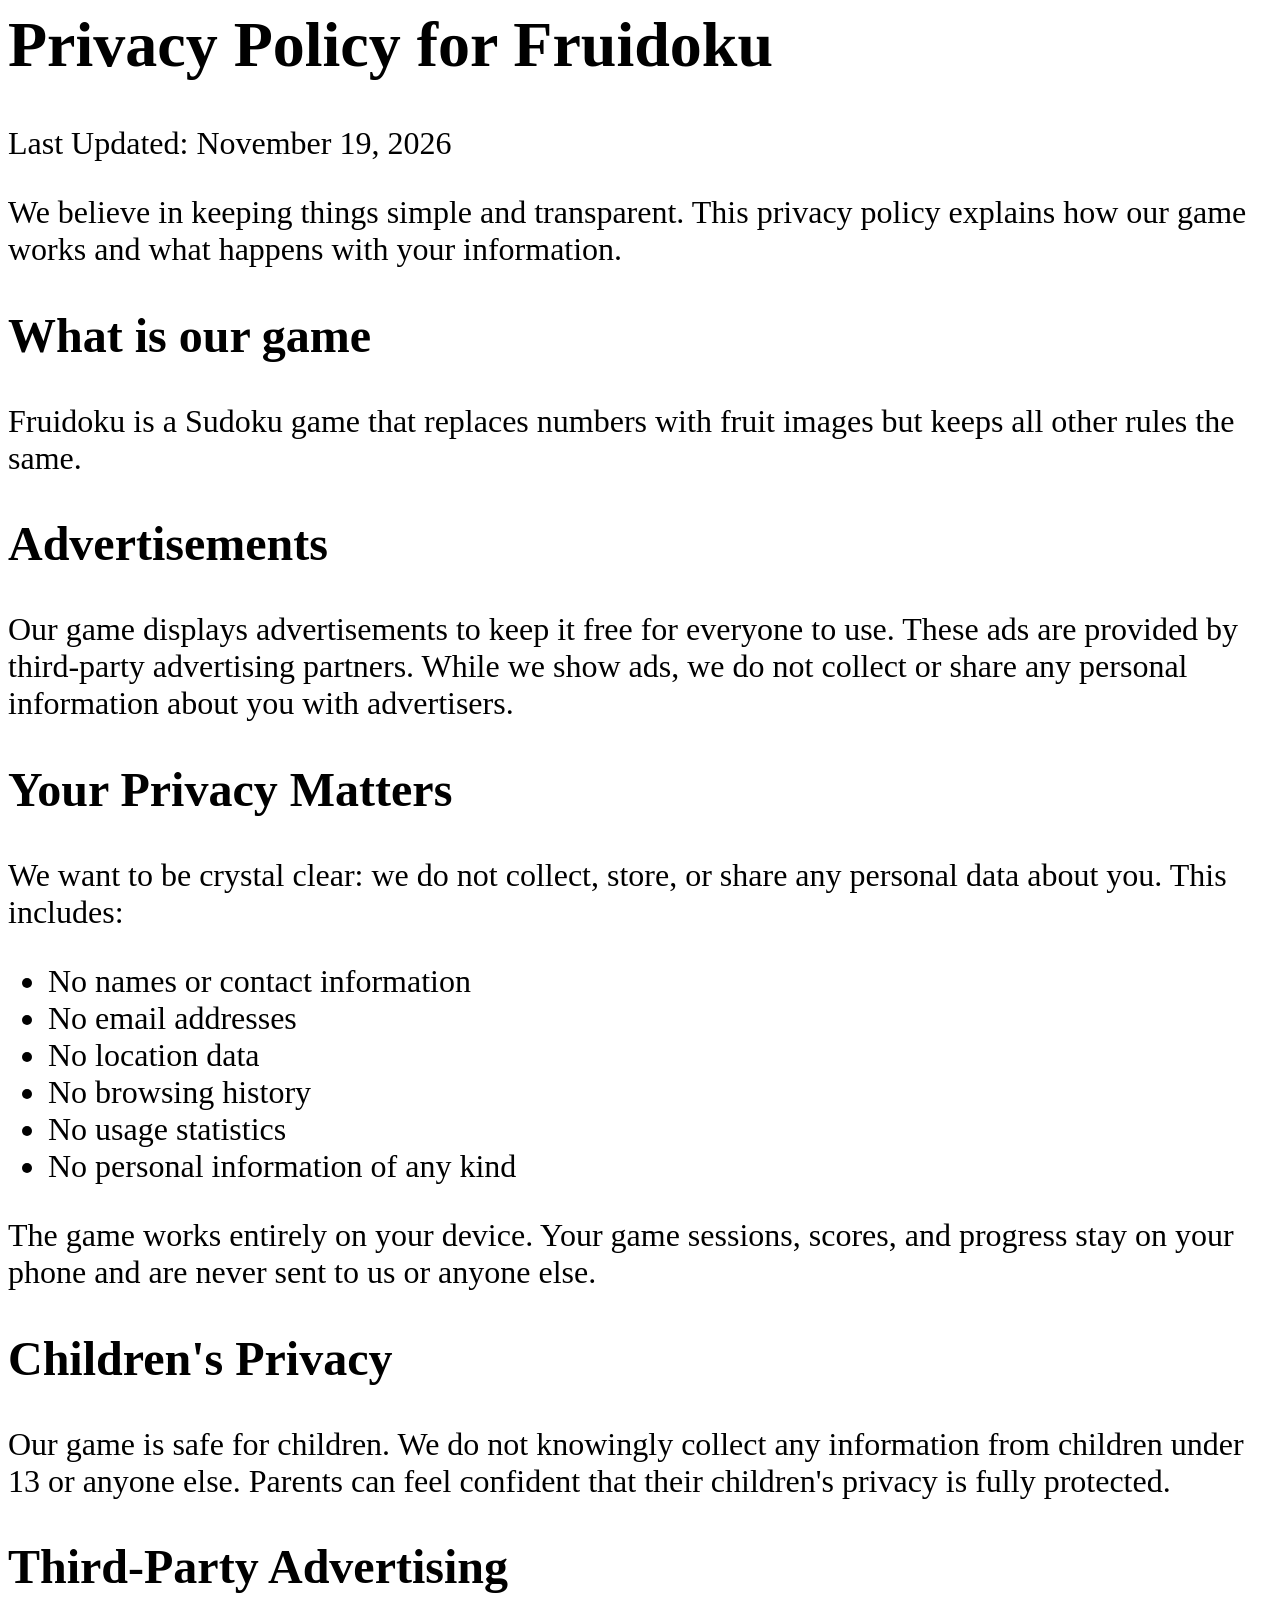
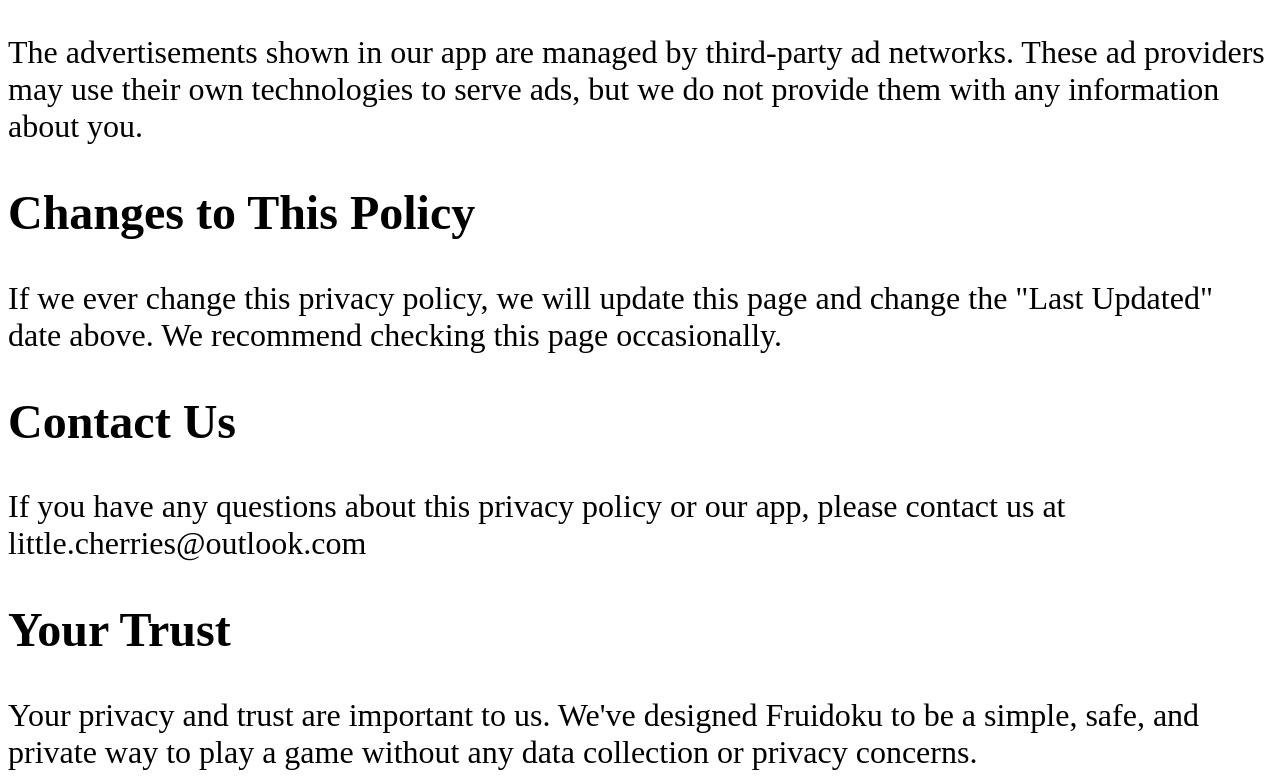
<file: fruidoku/privacypolicy.html>
<html lang="en">
<head>
    <meta name="viewport" content="width=device-width, initial-scale=1.0">
    <title>Fruidoku Privacy Policy</title>
    <style>
        body {
            font-size: clamp(20px, 4vw, 32px);
        }
    </style>
</head>
<body>
<h1>Privacy Policy for Fruidoku</h1>

<p>Last Updated: November 19, 2026</p>

<p>We believe in keeping things simple and transparent. This privacy policy explains how our game works and what happens with your information.</p>

<h2>What is our game</h2>

Fruidoku is a Sudoku game that replaces numbers with fruit images but keeps all other rules the same.

<h2>Advertisements</h2>

Our game displays advertisements to keep it free for everyone to use. These ads are provided by
third-party advertising partners. While we show ads, we do not collect or share any personal
information about you with advertisers.

<h2>Your Privacy Matters</h2>

We want to be crystal clear: we do not collect, store, or share any personal data about you. This includes:
<ul>
    <li>No names or contact information</li>
    <li>No email addresses</li>
    <li>No location data</li>
    <li>No browsing history</li>
    <li>No usage statistics</li>
    <li>No personal information of any kind</li>
</ul>
The game works entirely on your device. Your game sessions, scores, and progress stay on
your phone and are never sent to us or anyone else.

<h2>Children's Privacy</h2>

Our game is safe for children. We do not knowingly collect any information from children under 13 or
anyone else. Parents can feel confident that their children's privacy is fully protected.

<h2>Third-Party Advertising</h2>

The advertisements shown in our app are managed by third-party ad networks. These ad providers may
use their own technologies to serve ads, but we do not provide them with any information about you.

<h2>Changes to This Policy</h2>

If we ever change this privacy policy, we will update this page and change the "Last Updated" date
above. We recommend checking this page occasionally.

<h2>Contact Us</h2>

If you have any questions about this privacy policy or our app, please contact us at
little.cherries@outlook.com

<h2>Your Trust</h2>

Your privacy and trust are important to us. We've designed Fruidoku to be a simple, safe, and
private way to play a game without any data collection or privacy concerns.

<br>    
</body>
</html>
</file>
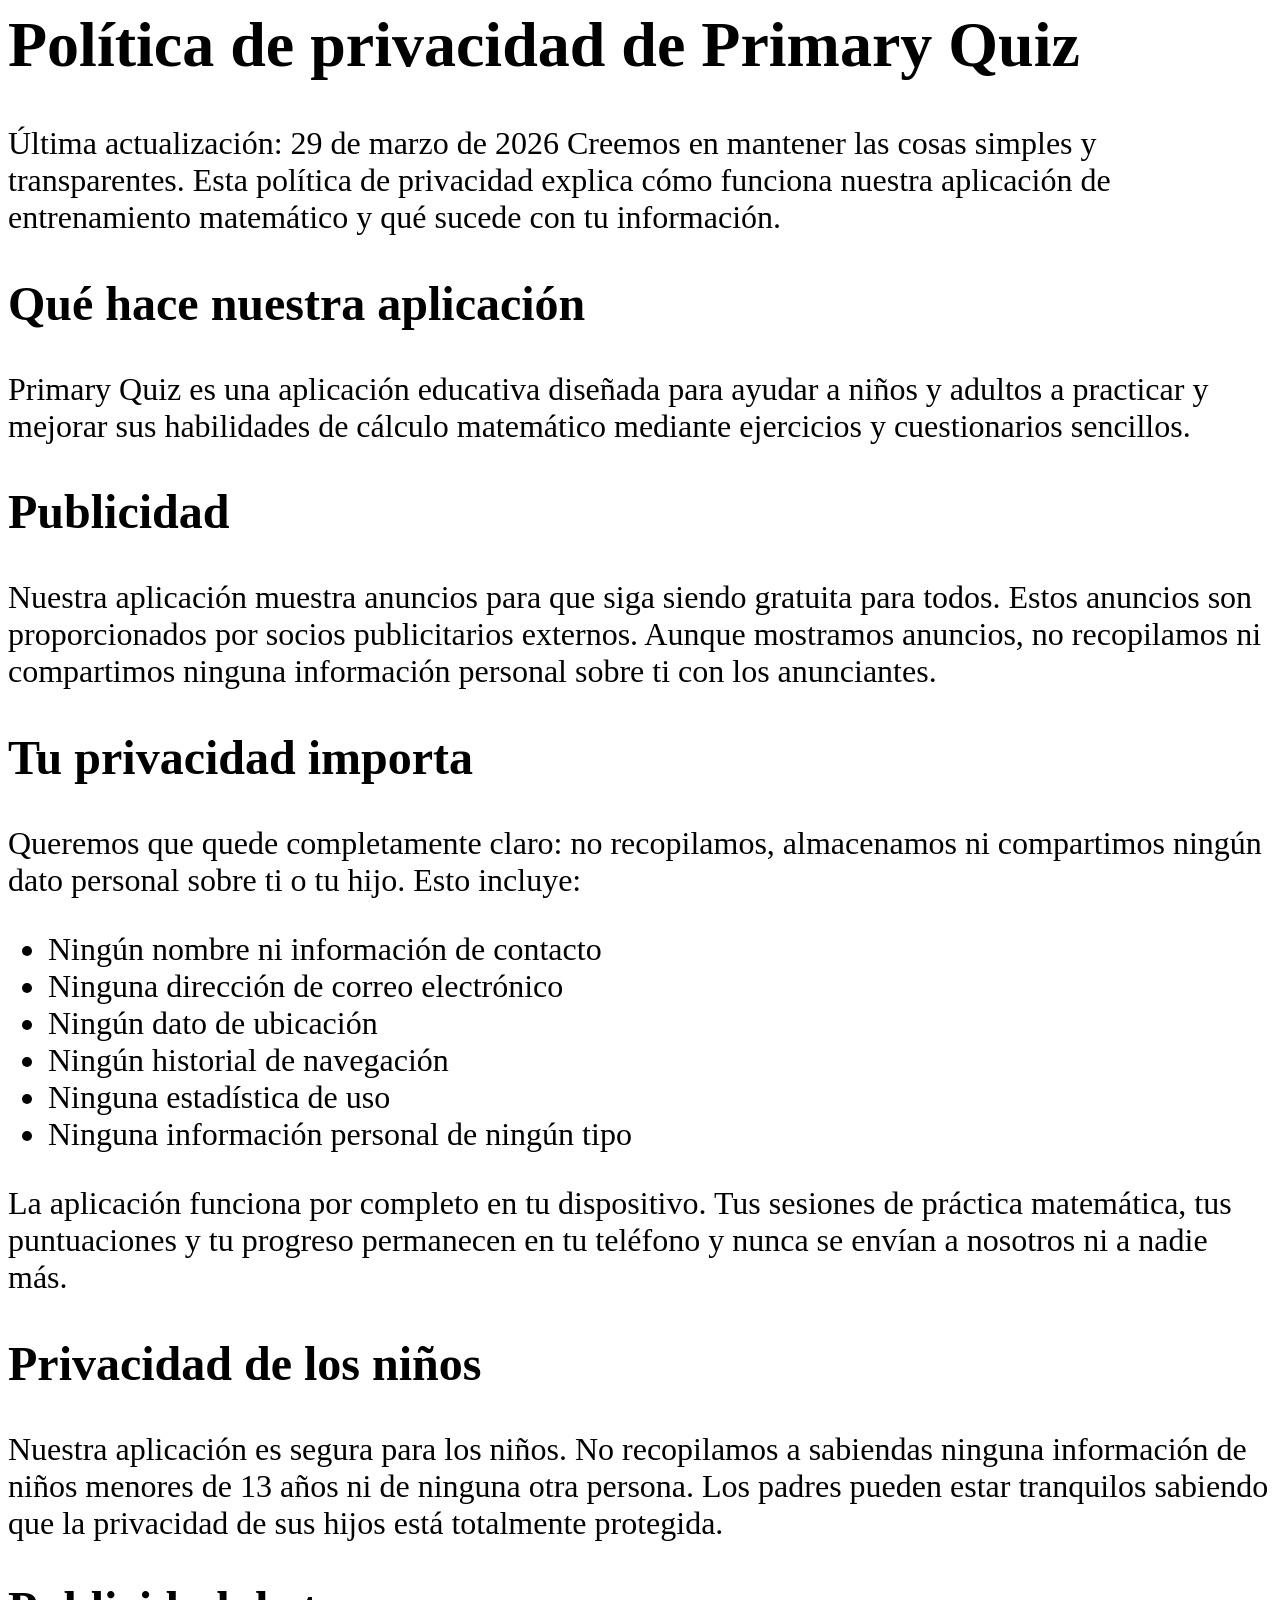
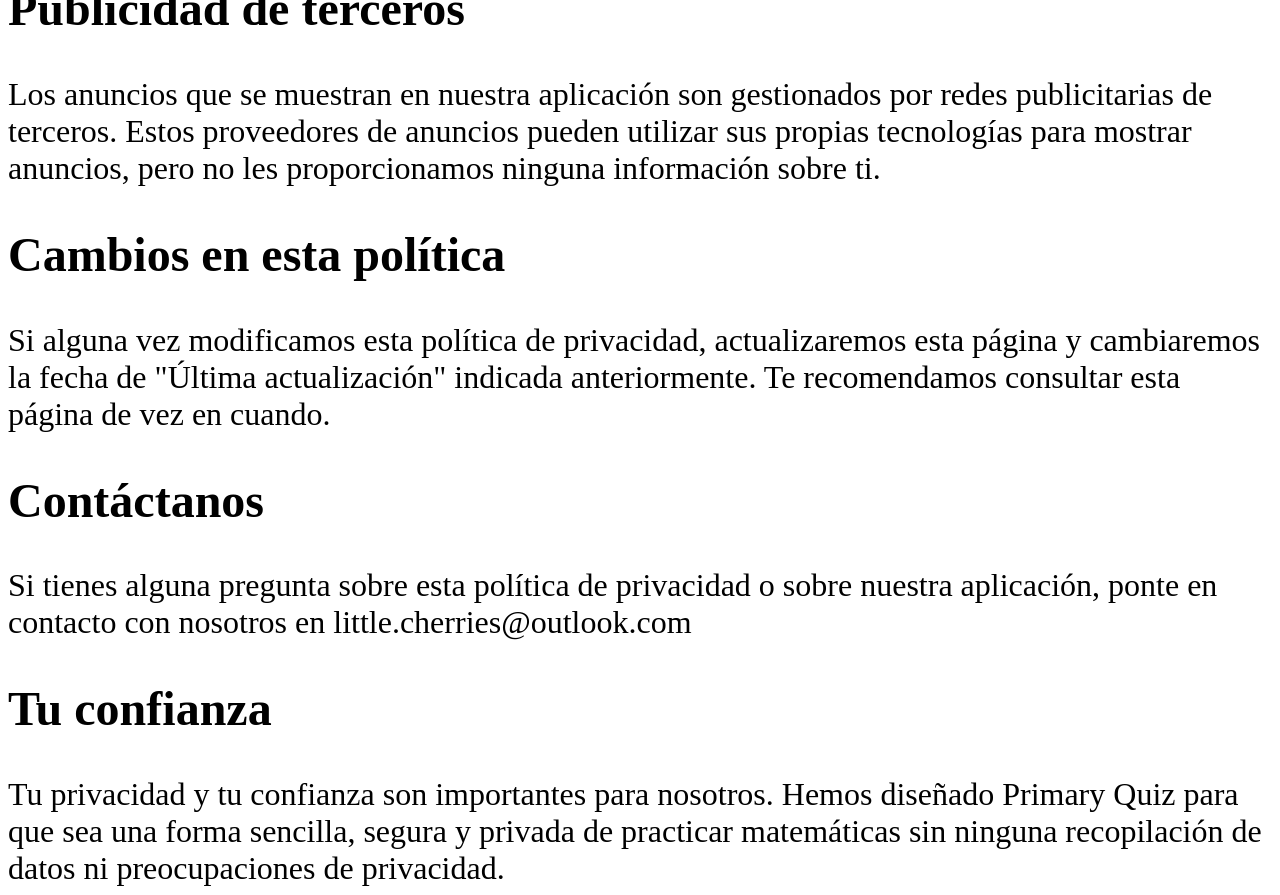
<file: primaryquiz/privacy-policy-es.html>
<html lang="es">
<head>
    <meta name="viewport" content="width=device-width, initial-scale=1.0">
    <title>Política de privacidad de Primary Quiz</title>
    <style>
        body {
            font-size: clamp(20px, 4vw, 32px);
        }
    </style>
</head>
<body>
<h1>Política de privacidad de Primary Quiz</h1>

Última actualización: 29 de marzo de 2026

Creemos en mantener las cosas simples y transparentes. Esta política de privacidad explica cómo
funciona nuestra aplicación de entrenamiento matemático y qué sucede con tu información.

<h2>Qué hace nuestra aplicación</h2>

Primary Quiz es una aplicación educativa diseñada para ayudar a niños y adultos a practicar y mejorar
sus habilidades de cálculo matemático mediante ejercicios y cuestionarios sencillos.

<h2>Publicidad</h2>

Nuestra aplicación muestra anuncios para que siga siendo gratuita para todos. Estos anuncios son
proporcionados por socios publicitarios externos. Aunque mostramos anuncios, no recopilamos ni
compartimos ninguna información personal sobre ti con los anunciantes.

<h2>Tu privacidad importa</h2>

Queremos que quede completamente claro: no recopilamos, almacenamos ni compartimos ningún dato
personal sobre ti o tu hijo. Esto incluye:
<ul>
    <li>Ningún nombre ni información de contacto</li>
    <li>Ninguna dirección de correo electrónico</li>
    <li>Ningún dato de ubicación</li>
    <li>Ningún historial de navegación</li>
    <li>Ninguna estadística de uso</li>
    <li>Ninguna información personal de ningún tipo</li>
</ul>
La aplicación funciona por completo en tu dispositivo. Tus sesiones de práctica matemática, tus
puntuaciones y tu progreso permanecen en tu teléfono y nunca se envían a nosotros ni a nadie más.

<h2>Privacidad de los niños</h2>

Nuestra aplicación es segura para los niños. No recopilamos a sabiendas ninguna información de niños
menores de 13 años ni de ninguna otra persona. Los padres pueden estar tranquilos sabiendo que la
privacidad de sus hijos está totalmente protegida.

<h2>Publicidad de terceros</h2>

Los anuncios que se muestran en nuestra aplicación son gestionados por redes publicitarias de
terceros. Estos proveedores de anuncios pueden utilizar sus propias tecnologías para mostrar
anuncios, pero no les proporcionamos ninguna información sobre ti.

<h2>Cambios en esta política</h2>

Si alguna vez modificamos esta política de privacidad, actualizaremos esta página y cambiaremos la
fecha de "Última actualización" indicada anteriormente. Te recomendamos consultar esta página de vez
en cuando.

<h2>Contáctanos</h2>

Si tienes alguna pregunta sobre esta política de privacidad o sobre nuestra aplicación, ponte en
contacto con nosotros en
little.cherries@outlook.com

<h2>Tu confianza</h2>

Tu privacidad y tu confianza son importantes para nosotros. Hemos diseñado Primary Quiz para que sea
una forma sencilla, segura y privada de practicar matemáticas sin ninguna recopilación de datos ni
preocupaciones de privacidad.

<br>    
</body>
</html>
</file>
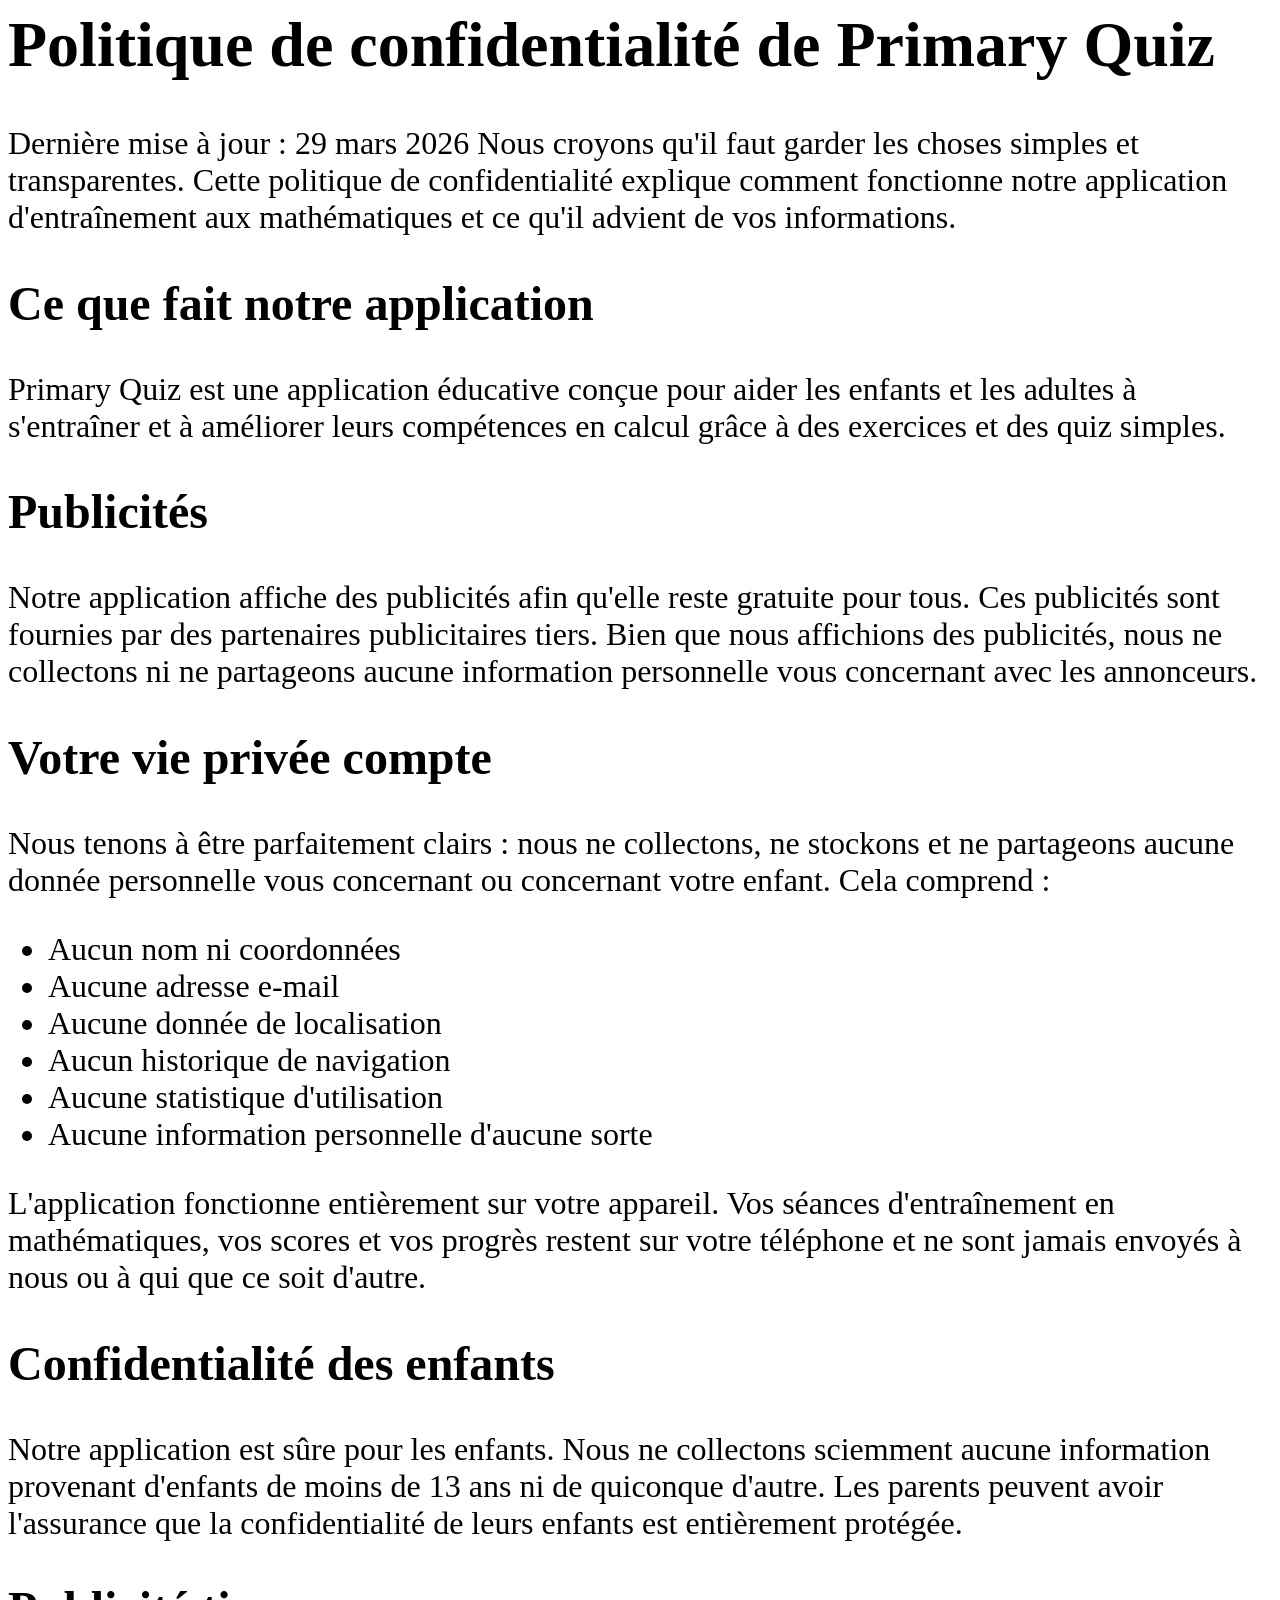
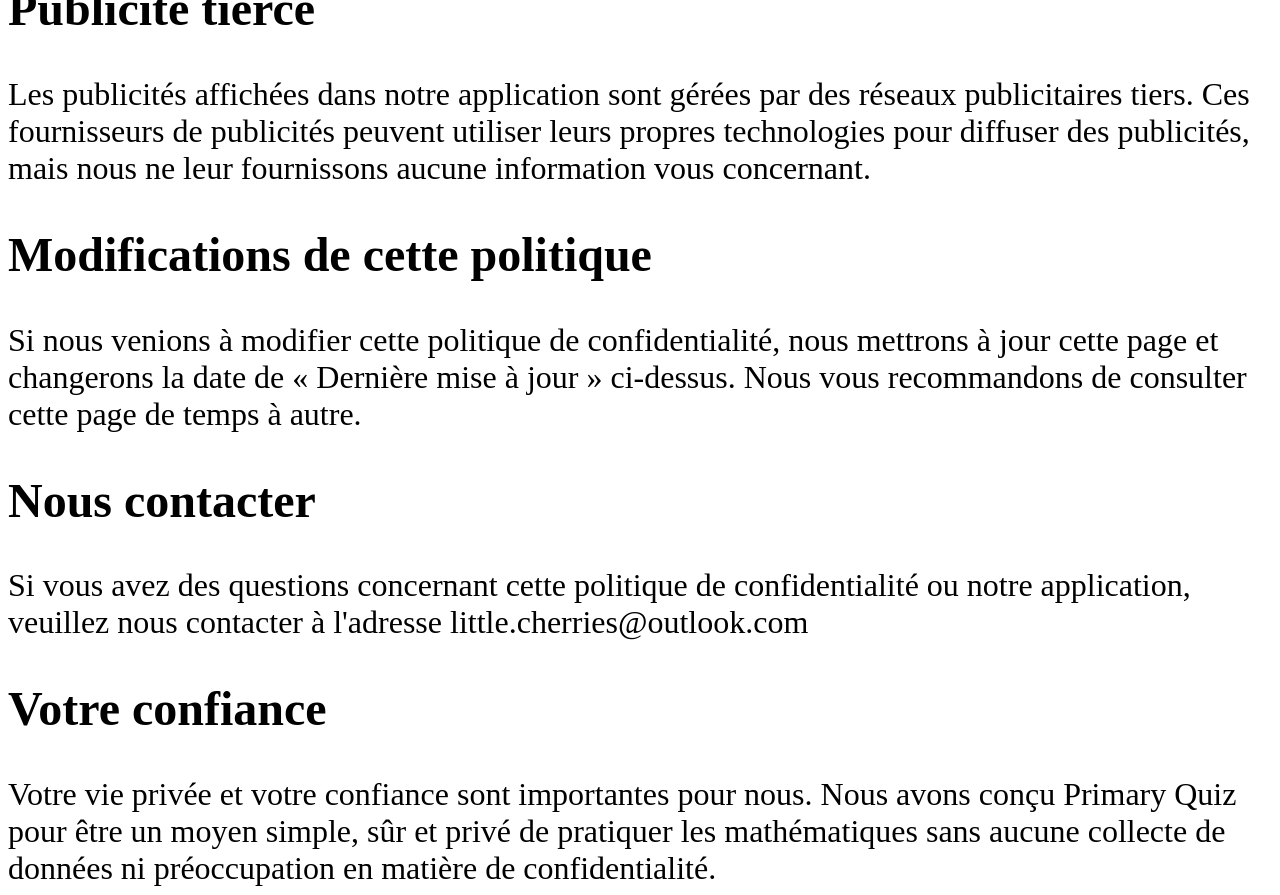
<file: primaryquiz/privacy-policy-fr.html>
<html lang="fr">
<head>
    <meta name="viewport" content="width=device-width, initial-scale=1.0">
    <title>Politique de confidentialité de Primary Quiz</title>
    <style>
        body {
            font-size: clamp(20px, 4vw, 32px);
        }
    </style>
</head>
<body>
<h1>Politique de confidentialité de Primary Quiz</h1>

Dernière mise à jour : 29 mars 2026

Nous croyons qu'il faut garder les choses simples et transparentes. Cette politique de confidentialité
explique comment fonctionne notre application d'entraînement aux mathématiques et ce qu'il advient de
vos informations.

<h2>Ce que fait notre application</h2>

Primary Quiz est une application éducative conçue pour aider les enfants et les adultes à s'entraîner
et à améliorer leurs compétences en calcul grâce à des exercices et des quiz simples.

<h2>Publicités</h2>

Notre application affiche des publicités afin qu'elle reste gratuite pour tous. Ces publicités sont
fournies par des partenaires publicitaires tiers. Bien que nous affichions des publicités, nous ne
collectons ni ne partageons aucune information personnelle vous concernant avec les annonceurs.

<h2>Votre vie privée compte</h2>

Nous tenons à être parfaitement clairs : nous ne collectons, ne stockons et ne partageons aucune
donnée personnelle vous concernant ou concernant votre enfant. Cela comprend :
<ul>
    <li>Aucun nom ni coordonnées</li>
    <li>Aucune adresse e-mail</li>
    <li>Aucune donnée de localisation</li>
    <li>Aucun historique de navigation</li>
    <li>Aucune statistique d'utilisation</li>
    <li>Aucune information personnelle d'aucune sorte</li>
</ul>
L'application fonctionne entièrement sur votre appareil. Vos séances d'entraînement en mathématiques,
vos scores et vos progrès restent sur votre téléphone et ne sont jamais envoyés à nous ou à qui que
ce soit d'autre.

<h2>Confidentialité des enfants</h2>

Notre application est sûre pour les enfants. Nous ne collectons sciemment aucune information provenant
d'enfants de moins de 13 ans ni de quiconque d'autre. Les parents peuvent avoir l'assurance que la
confidentialité de leurs enfants est entièrement protégée.

<h2>Publicité tierce</h2>

Les publicités affichées dans notre application sont gérées par des réseaux publicitaires tiers. Ces
fournisseurs de publicités peuvent utiliser leurs propres technologies pour diffuser des publicités,
mais nous ne leur fournissons aucune information vous concernant.

<h2>Modifications de cette politique</h2>

Si nous venions à modifier cette politique de confidentialité, nous mettrons à jour cette page et
changerons la date de « Dernière mise à jour » ci-dessus. Nous vous recommandons de consulter cette
page de temps à autre.

<h2>Nous contacter</h2>

Si vous avez des questions concernant cette politique de confidentialité ou notre application,
veuillez nous contacter à l'adresse
little.cherries@outlook.com

<h2>Votre confiance</h2>

Votre vie privée et votre confiance sont importantes pour nous. Nous avons conçu Primary Quiz pour
être un moyen simple, sûr et privé de pratiquer les mathématiques sans aucune collecte de données ni
préoccupation en matière de confidentialité.

<br>    
</body>
</html>
</file>
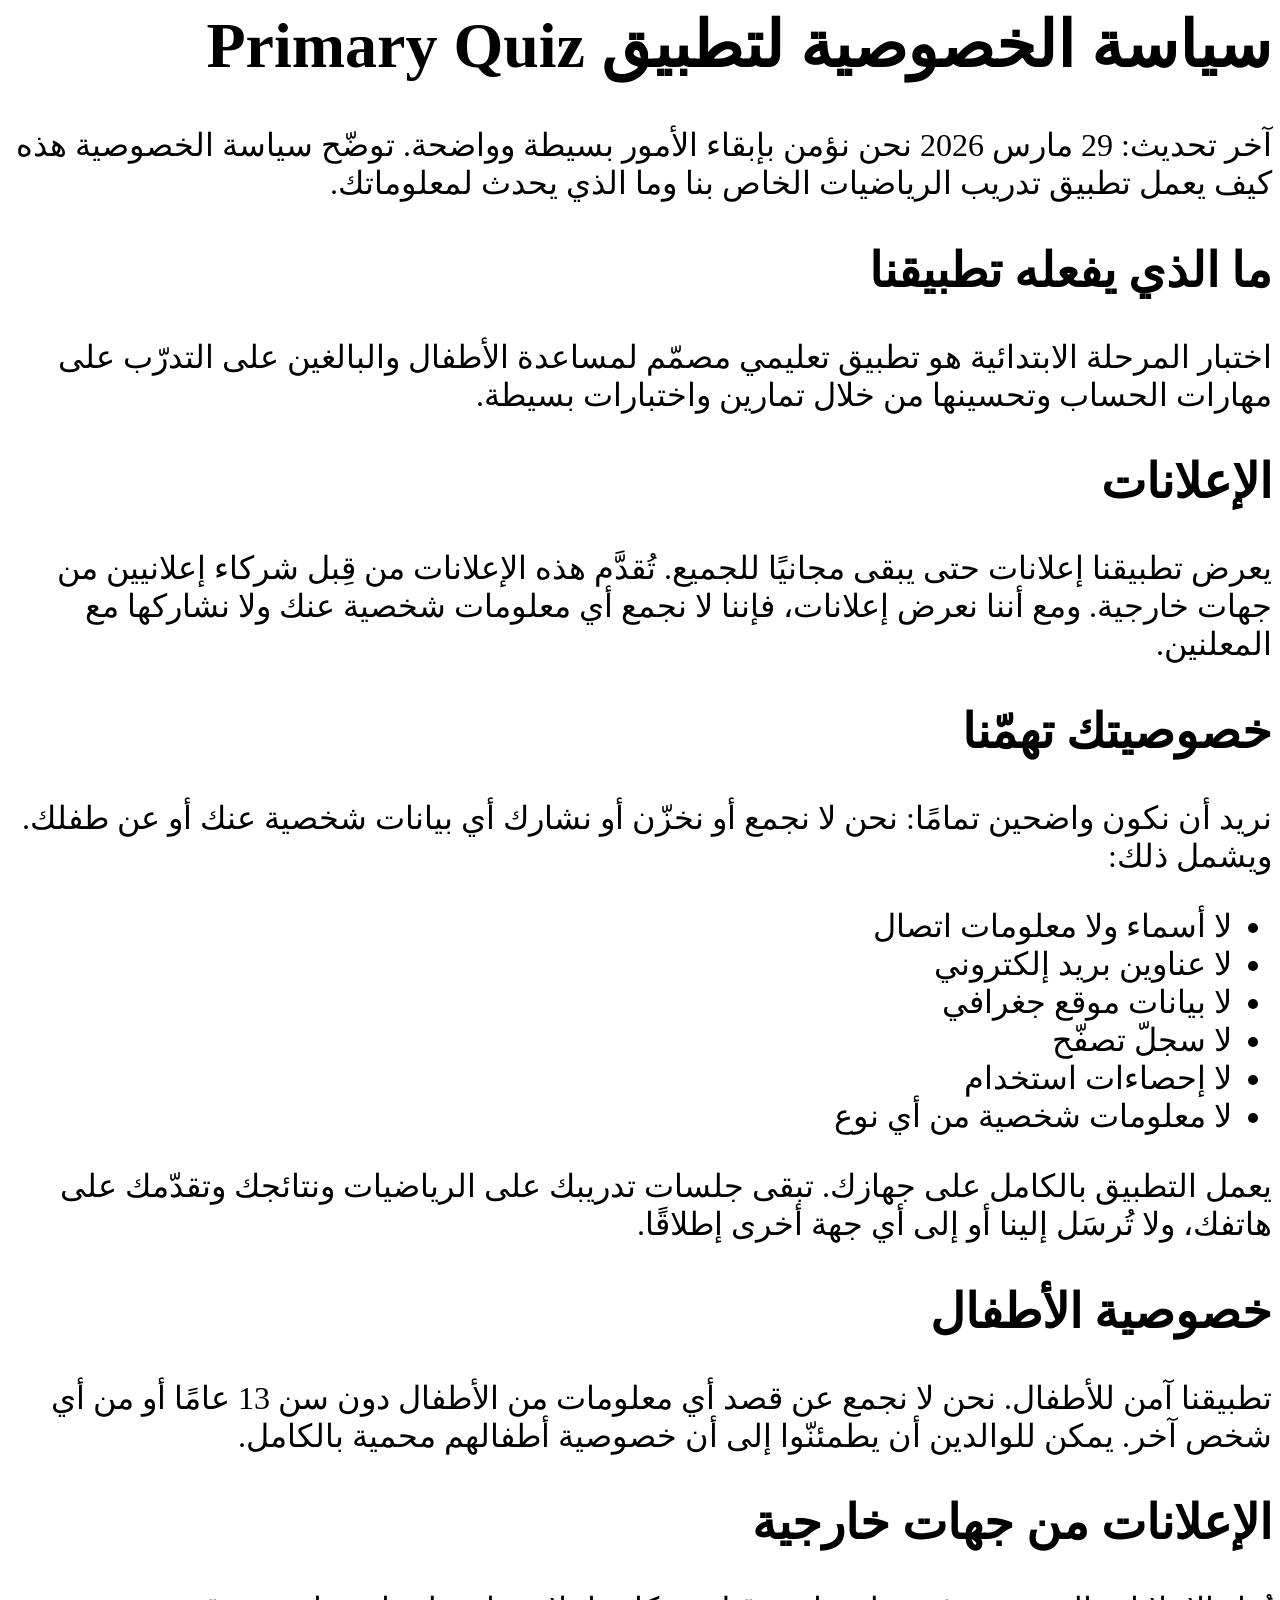
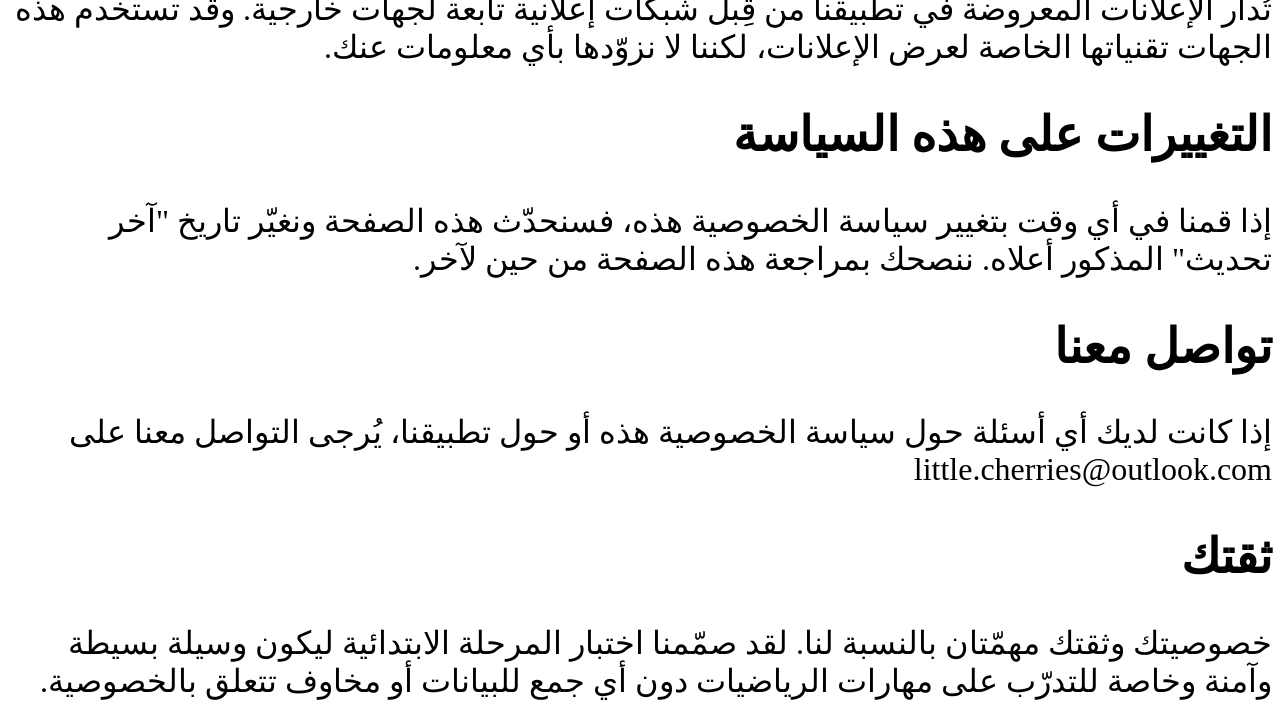
<file: primaryquiz/privacypolicy-ar.html>
<html lang="ar" dir="rtl">
<head>
    <meta name="viewport" content="width=device-width, initial-scale=1.0">
    <title>سياسة الخصوصية لتطبيق Primary Quiz</title>
    <style>
        body {
            font-size: clamp(20px, 4vw, 32px);
        }
    </style>
</head>
<body>
<h1>سياسة الخصوصية لتطبيق Primary Quiz</h1>

آخر تحديث: 29 مارس 2026

نحن نؤمن بإبقاء الأمور بسيطة وواضحة. توضّح سياسة الخصوصية هذه كيف يعمل تطبيق تدريب الرياضيات
الخاص بنا وما الذي يحدث لمعلوماتك.

<h2>ما الذي يفعله تطبيقنا</h2>

اختبار المرحلة الابتدائية هو تطبيق تعليمي مصمّم لمساعدة الأطفال والبالغين على التدرّب على مهارات الحساب
وتحسينها من خلال تمارين واختبارات بسيطة.

<h2>الإعلانات</h2>

يعرض تطبيقنا إعلانات حتى يبقى مجانيًا للجميع. تُقدَّم هذه الإعلانات من قِبل شركاء إعلانيين من
جهات خارجية. ومع أننا نعرض إعلانات، فإننا لا نجمع أي معلومات شخصية عنك ولا نشاركها مع المعلنين.

<h2>خصوصيتك تهمّنا</h2>

نريد أن نكون واضحين تمامًا: نحن لا نجمع أو نخزّن أو نشارك أي بيانات شخصية عنك أو عن طفلك. ويشمل
ذلك:
<ul>
    <li>لا أسماء ولا معلومات اتصال</li>
    <li>لا عناوين بريد إلكتروني</li>
    <li>لا بيانات موقع جغرافي</li>
    <li>لا سجلّ تصفّح</li>
    <li>لا إحصاءات استخدام</li>
    <li>لا معلومات شخصية من أي نوع</li>
</ul>
يعمل التطبيق بالكامل على جهازك. تبقى جلسات تدريبك على الرياضيات ونتائجك وتقدّمك على هاتفك، ولا
تُرسَل إلينا أو إلى أي جهة أخرى إطلاقًا.

<h2>خصوصية الأطفال</h2>

تطبيقنا آمن للأطفال. نحن لا نجمع عن قصد أي معلومات من الأطفال دون سن 13 عامًا أو من أي شخص آخر.
يمكن للوالدين أن يطمئنّوا إلى أن خصوصية أطفالهم محمية بالكامل.

<h2>الإعلانات من جهات خارجية</h2>

تُدار الإعلانات المعروضة في تطبيقنا من قِبل شبكات إعلانية تابعة لجهات خارجية. وقد تستخدم هذه
الجهات تقنياتها الخاصة لعرض الإعلانات، لكننا لا نزوّدها بأي معلومات عنك.

<h2>التغييرات على هذه السياسة</h2>

إذا قمنا في أي وقت بتغيير سياسة الخصوصية هذه، فسنحدّث هذه الصفحة ونغيّر تاريخ "آخر تحديث"
المذكور أعلاه. ننصحك بمراجعة هذه الصفحة من حين لآخر.

<h2>تواصل معنا</h2>

إذا كانت لديك أي أسئلة حول سياسة الخصوصية هذه أو حول تطبيقنا، يُرجى التواصل معنا على
little.cherries@outlook.com

<h2>ثقتك</h2>

خصوصيتك وثقتك مهمّتان بالنسبة لنا. لقد صمّمنا اختبار المرحلة الابتدائية ليكون وسيلة بسيطة وآمنة وخاصة
للتدرّب على مهارات الرياضيات دون أي جمع للبيانات أو مخاوف تتعلق بالخصوصية.

<br>    
</body>
</html>
</file>
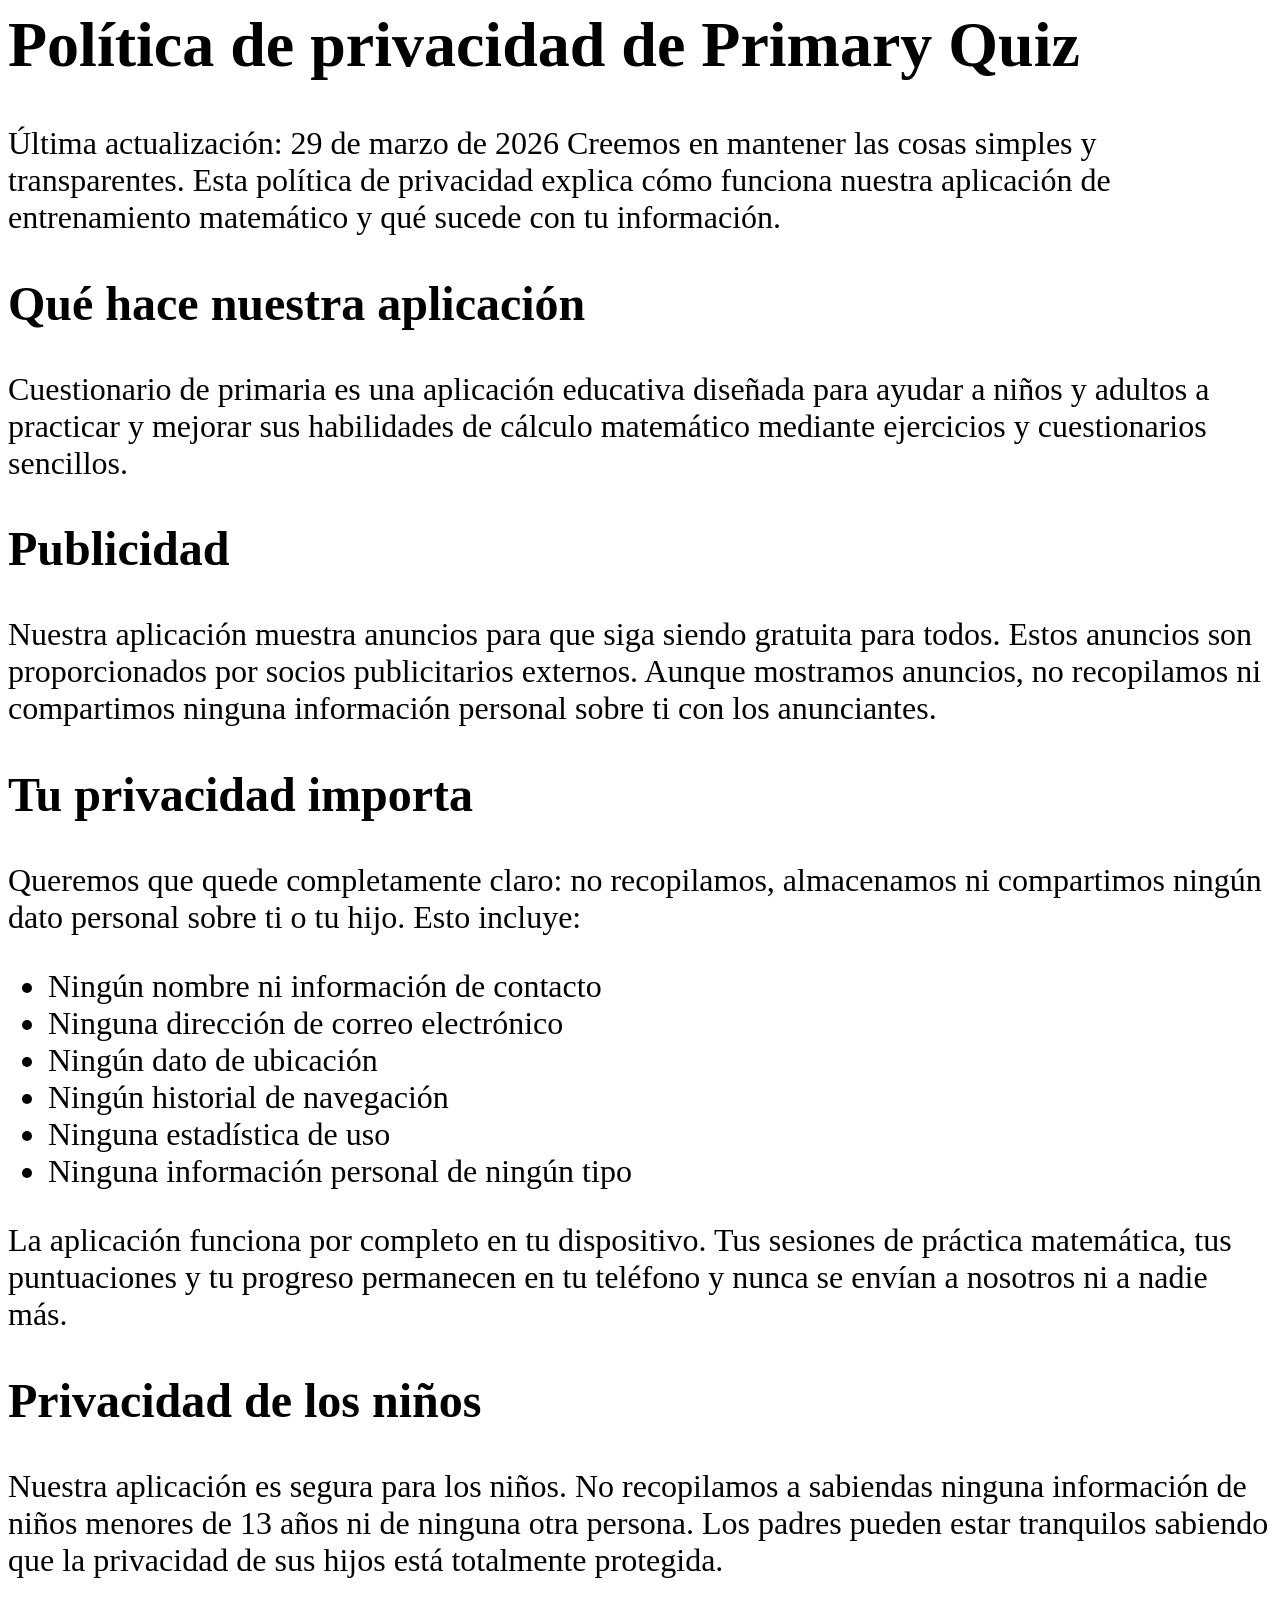
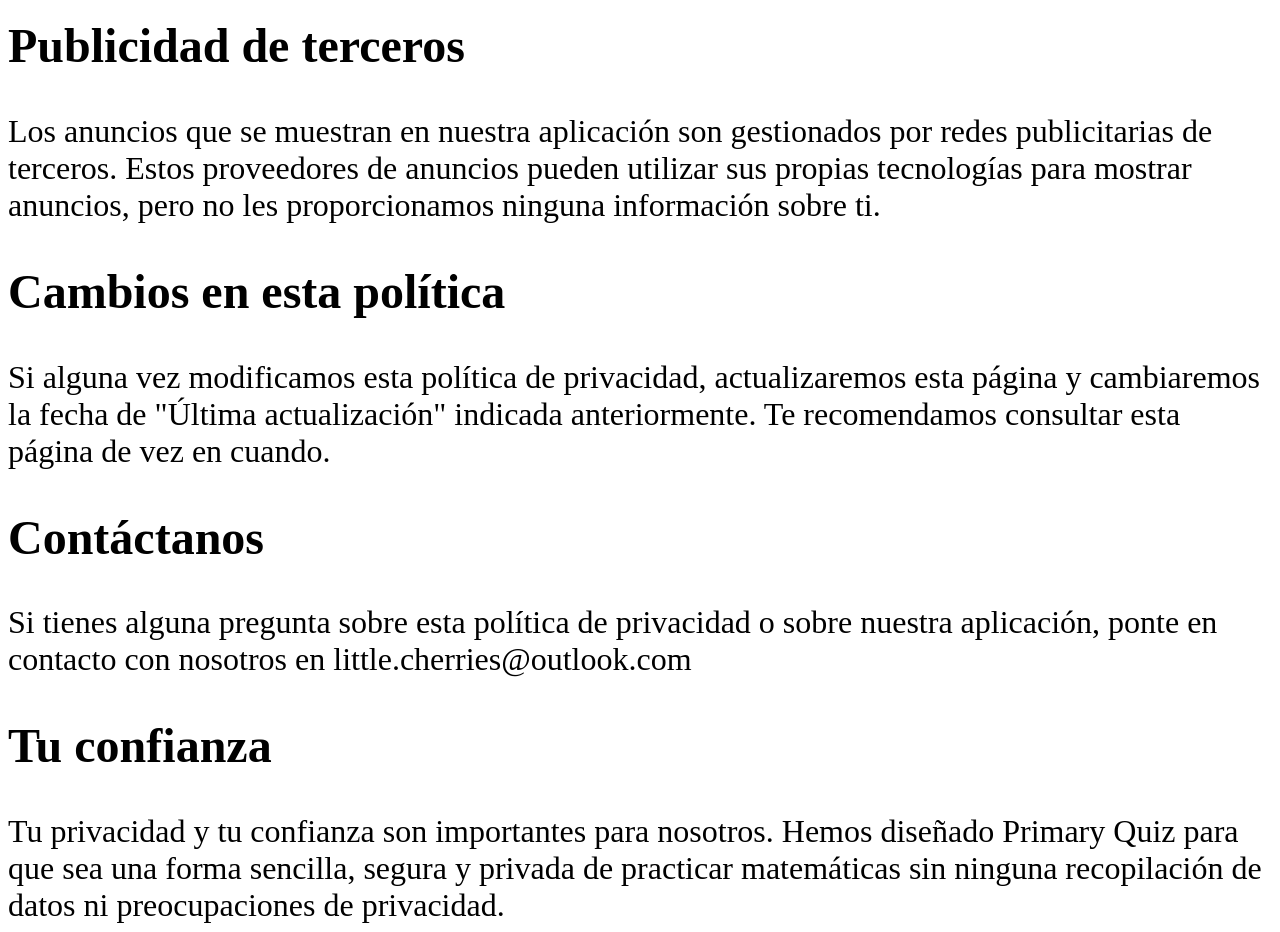
<file: primaryquiz/privacypolicy-es.html>
<html lang="es">
<head>
    <meta name="viewport" content="width=device-width, initial-scale=1.0">
    <title>Política de privacidad de Primary Quiz</title>
    <style>
        body {
            font-size: clamp(20px, 4vw, 32px);
        }
    </style>
</head>
<body>
<h1>Política de privacidad de Primary Quiz</h1>

Última actualización: 29 de marzo de 2026

Creemos en mantener las cosas simples y transparentes. Esta política de privacidad explica cómo
funciona nuestra aplicación de entrenamiento matemático y qué sucede con tu información.

<h2>Qué hace nuestra aplicación</h2>

Cuestionario de primaria es una aplicación educativa diseñada para ayudar a niños y adultos a practicar y mejorar
sus habilidades de cálculo matemático mediante ejercicios y cuestionarios sencillos.

<h2>Publicidad</h2>

Nuestra aplicación muestra anuncios para que siga siendo gratuita para todos. Estos anuncios son
proporcionados por socios publicitarios externos. Aunque mostramos anuncios, no recopilamos ni
compartimos ninguna información personal sobre ti con los anunciantes.

<h2>Tu privacidad importa</h2>

Queremos que quede completamente claro: no recopilamos, almacenamos ni compartimos ningún dato
personal sobre ti o tu hijo. Esto incluye:
<ul>
    <li>Ningún nombre ni información de contacto</li>
    <li>Ninguna dirección de correo electrónico</li>
    <li>Ningún dato de ubicación</li>
    <li>Ningún historial de navegación</li>
    <li>Ninguna estadística de uso</li>
    <li>Ninguna información personal de ningún tipo</li>
</ul>
La aplicación funciona por completo en tu dispositivo. Tus sesiones de práctica matemática, tus
puntuaciones y tu progreso permanecen en tu teléfono y nunca se envían a nosotros ni a nadie más.

<h2>Privacidad de los niños</h2>

Nuestra aplicación es segura para los niños. No recopilamos a sabiendas ninguna información de niños
menores de 13 años ni de ninguna otra persona. Los padres pueden estar tranquilos sabiendo que la
privacidad de sus hijos está totalmente protegida.

<h2>Publicidad de terceros</h2>

Los anuncios que se muestran en nuestra aplicación son gestionados por redes publicitarias de
terceros. Estos proveedores de anuncios pueden utilizar sus propias tecnologías para mostrar
anuncios, pero no les proporcionamos ninguna información sobre ti.

<h2>Cambios en esta política</h2>

Si alguna vez modificamos esta política de privacidad, actualizaremos esta página y cambiaremos la
fecha de "Última actualización" indicada anteriormente. Te recomendamos consultar esta página de vez
en cuando.

<h2>Contáctanos</h2>

Si tienes alguna pregunta sobre esta política de privacidad o sobre nuestra aplicación, ponte en
contacto con nosotros en
little.cherries@outlook.com

<h2>Tu confianza</h2>

Tu privacidad y tu confianza son importantes para nosotros. Hemos diseñado Primary Quiz para que sea
una forma sencilla, segura y privada de practicar matemáticas sin ninguna recopilación de datos ni
preocupaciones de privacidad.

<br>    
</body>
</html>
</file>
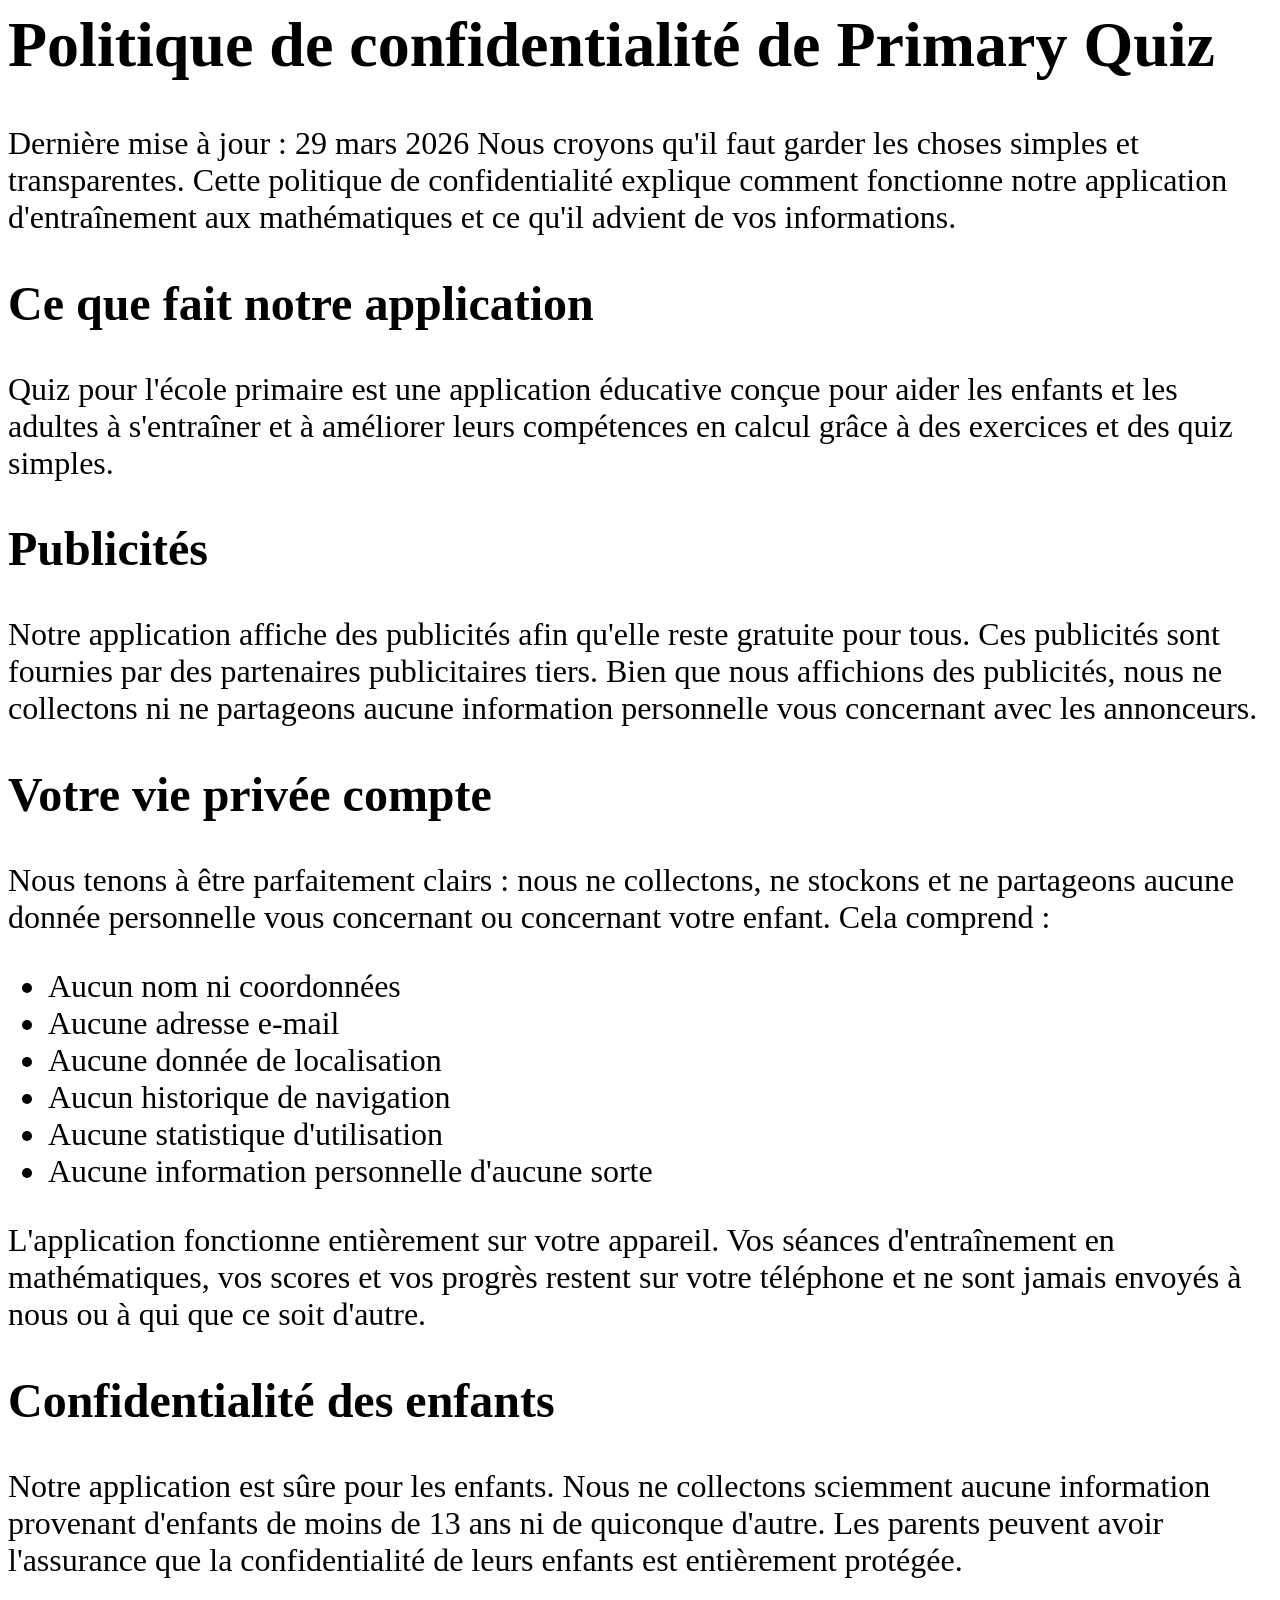
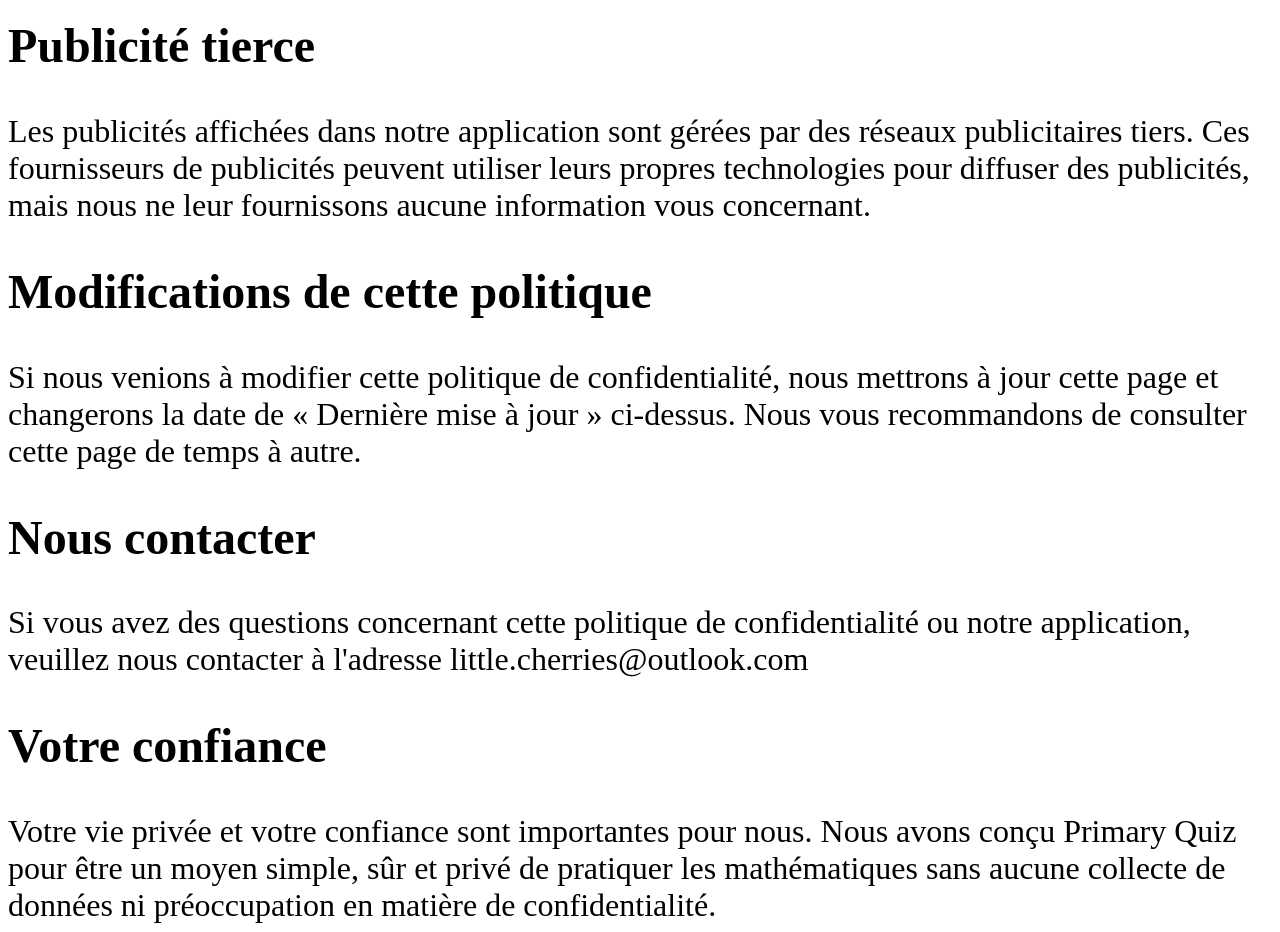
<file: primaryquiz/privacypolicy-fr.html>
<html lang="fr">
<head>
    <meta name="viewport" content="width=device-width, initial-scale=1.0">
    <title>Politique de confidentialité de Primary Quiz</title>
    <style>
        body {
            font-size: clamp(20px, 4vw, 32px);
        }
    </style>
</head>
<body>
<h1>Politique de confidentialité de Primary Quiz</h1>

Dernière mise à jour : 29 mars 2026

Nous croyons qu'il faut garder les choses simples et transparentes. Cette politique de confidentialité
explique comment fonctionne notre application d'entraînement aux mathématiques et ce qu'il advient de
vos informations.

<h2>Ce que fait notre application</h2>

Quiz pour l'école primaire est une application éducative conçue pour aider les enfants et les adultes à s'entraîner
et à améliorer leurs compétences en calcul grâce à des exercices et des quiz simples.

<h2>Publicités</h2>

Notre application affiche des publicités afin qu'elle reste gratuite pour tous. Ces publicités sont
fournies par des partenaires publicitaires tiers. Bien que nous affichions des publicités, nous ne
collectons ni ne partageons aucune information personnelle vous concernant avec les annonceurs.

<h2>Votre vie privée compte</h2>

Nous tenons à être parfaitement clairs : nous ne collectons, ne stockons et ne partageons aucune
donnée personnelle vous concernant ou concernant votre enfant. Cela comprend :
<ul>
    <li>Aucun nom ni coordonnées</li>
    <li>Aucune adresse e-mail</li>
    <li>Aucune donnée de localisation</li>
    <li>Aucun historique de navigation</li>
    <li>Aucune statistique d'utilisation</li>
    <li>Aucune information personnelle d'aucune sorte</li>
</ul>
L'application fonctionne entièrement sur votre appareil. Vos séances d'entraînement en mathématiques,
vos scores et vos progrès restent sur votre téléphone et ne sont jamais envoyés à nous ou à qui que
ce soit d'autre.

<h2>Confidentialité des enfants</h2>

Notre application est sûre pour les enfants. Nous ne collectons sciemment aucune information provenant
d'enfants de moins de 13 ans ni de quiconque d'autre. Les parents peuvent avoir l'assurance que la
confidentialité de leurs enfants est entièrement protégée.

<h2>Publicité tierce</h2>

Les publicités affichées dans notre application sont gérées par des réseaux publicitaires tiers. Ces
fournisseurs de publicités peuvent utiliser leurs propres technologies pour diffuser des publicités,
mais nous ne leur fournissons aucune information vous concernant.

<h2>Modifications de cette politique</h2>

Si nous venions à modifier cette politique de confidentialité, nous mettrons à jour cette page et
changerons la date de « Dernière mise à jour » ci-dessus. Nous vous recommandons de consulter cette
page de temps à autre.

<h2>Nous contacter</h2>

Si vous avez des questions concernant cette politique de confidentialité ou notre application,
veuillez nous contacter à l'adresse
little.cherries@outlook.com

<h2>Votre confiance</h2>

Votre vie privée et votre confiance sont importantes pour nous. Nous avons conçu Primary Quiz pour
être un moyen simple, sûr et privé de pratiquer les mathématiques sans aucune collecte de données ni
préoccupation en matière de confidentialité.

<br>    
</body>
</html>
</file>
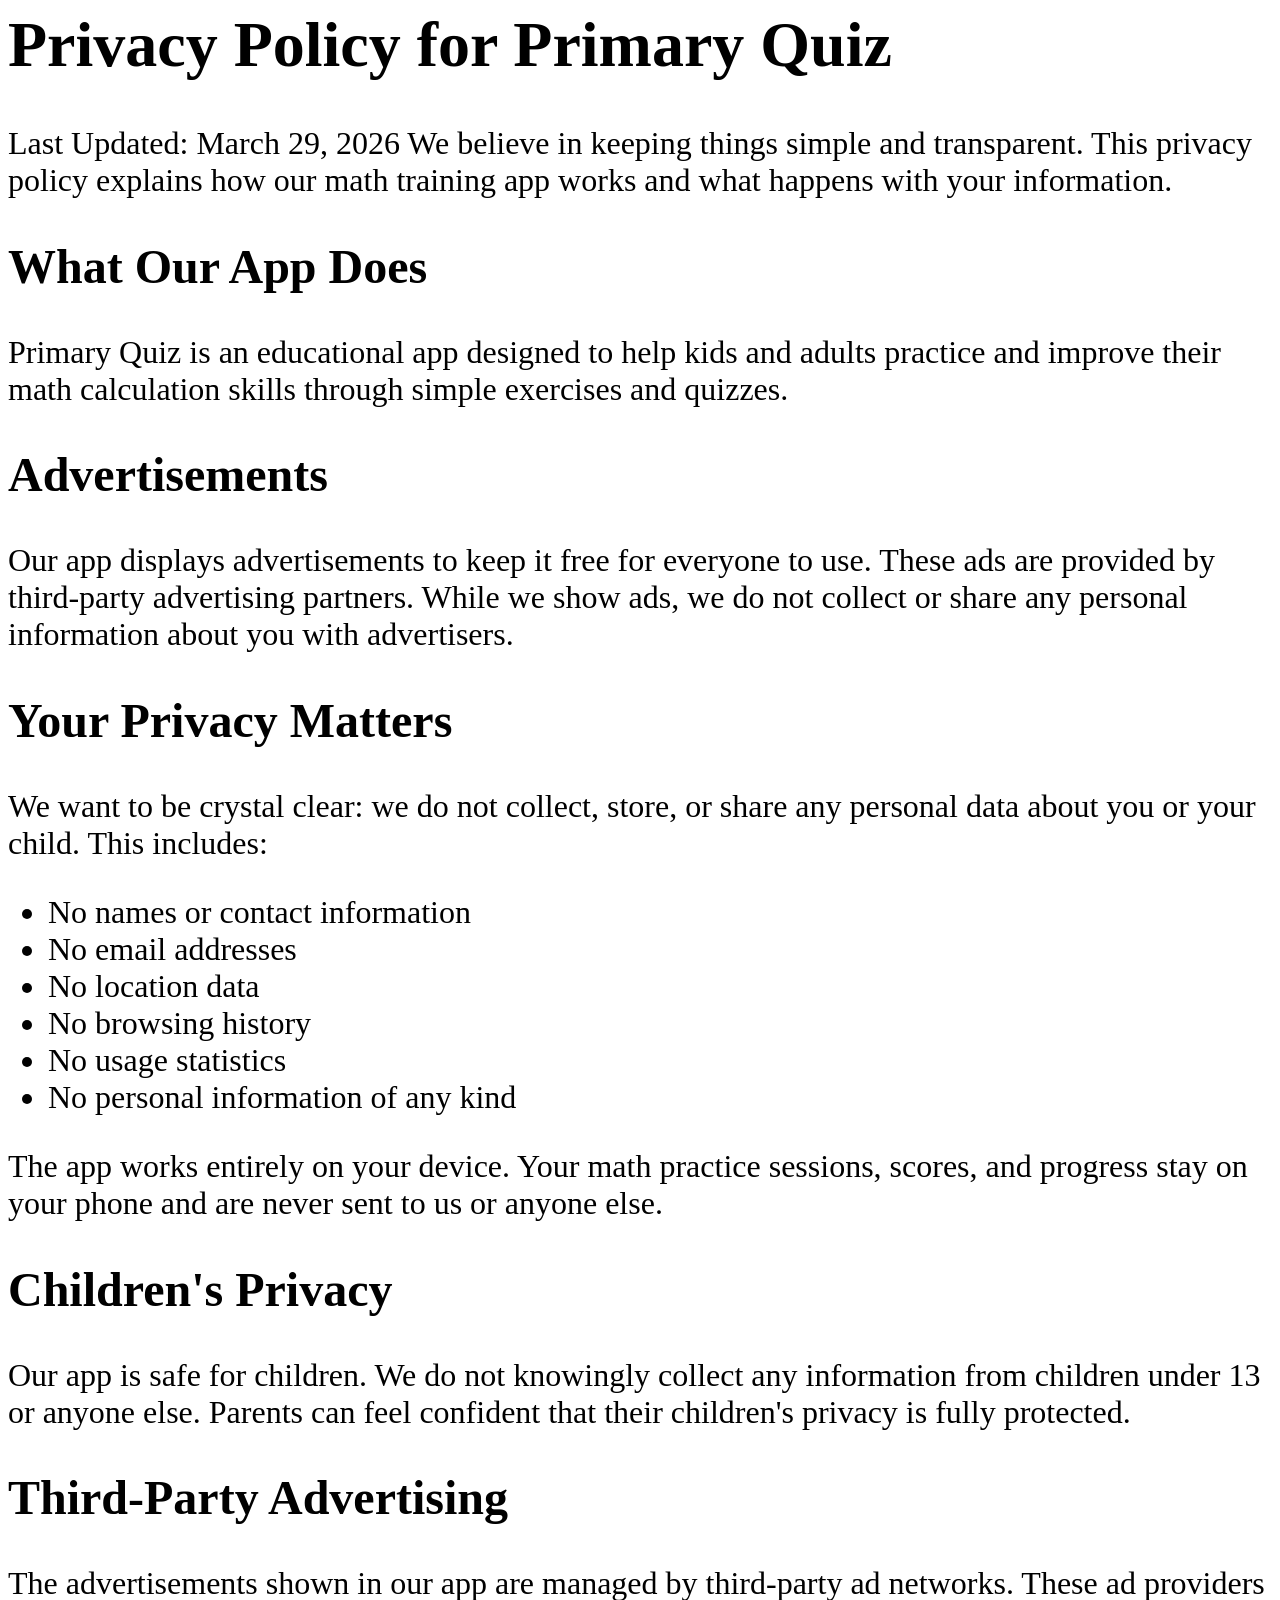
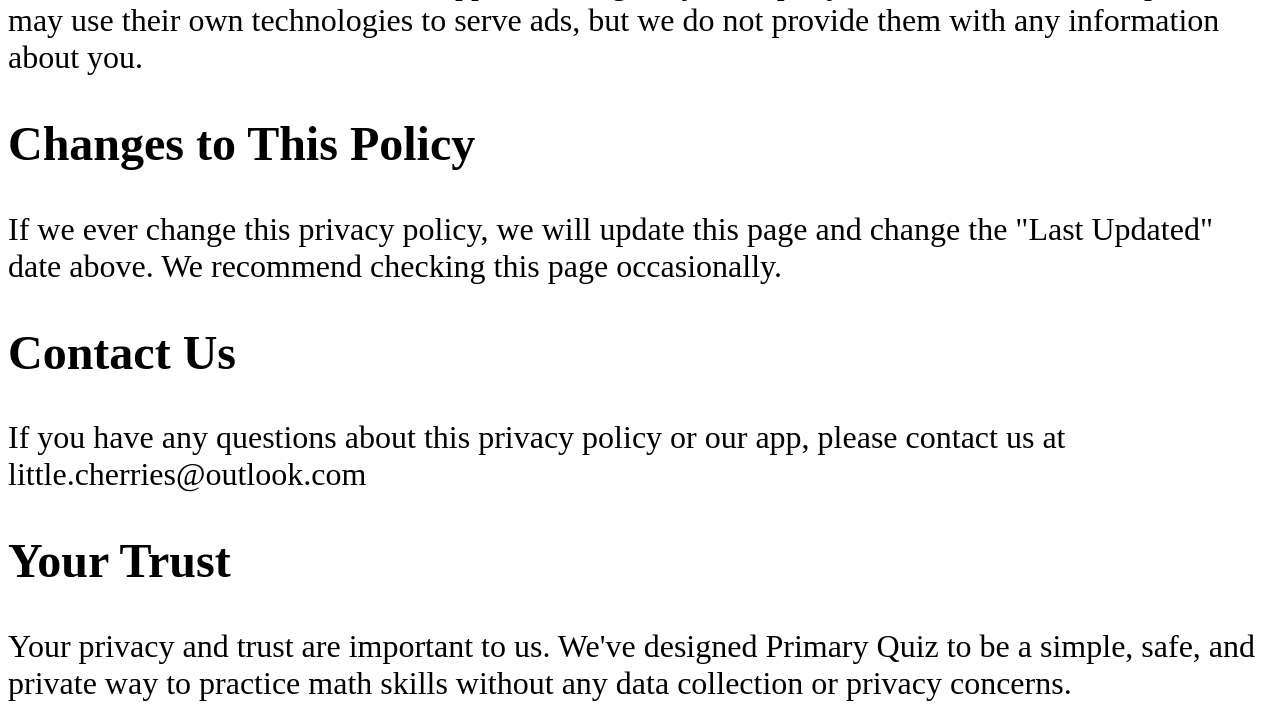
<file: primaryquiz/privacypolicy.html>
<html lang="en">
<head>
    <meta name="viewport" content="width=device-width, initial-scale=1.0">
    <title>Primary Quiz Privacy Policy</title>
    <style>
        body {
            font-size: clamp(20px, 4vw, 32px);
        }
    </style>
</head>
<body>
<h1>Privacy Policy for Primary Quiz</h1>

Last Updated: March 29, 2026

We believe in keeping things simple and transparent. This privacy policy explains how our math
training app works and what happens with your information.

<h2>What Our App Does</h2>

Primary Quiz is an educational app designed to help kids and adults practice and improve their math
calculation skills through simple exercises and quizzes.

<h2>Advertisements</h2>

Our app displays advertisements to keep it free for everyone to use. These ads are provided by
third-party advertising partners. While we show ads, we do not collect or share any personal
information about you with advertisers.

<h2>Your Privacy Matters</h2>

We want to be crystal clear: we do not collect, store, or share any personal data about you or your
child. This includes:
<ul>
    <li>No names or contact information</li>
    <li>No email addresses</li>
    <li>No location data</li>
    <li>No browsing history</li>
    <li>No usage statistics</li>
    <li>No personal information of any kind</li>
</ul>
The app works entirely on your device. Your math practice sessions, scores, and progress stay on
your phone and are never sent to us or anyone else.

<h2>Children's Privacy</h2>

Our app is safe for children. We do not knowingly collect any information from children under 13 or
anyone else. Parents can feel confident that their children's privacy is fully protected.

<h2>Third-Party Advertising</h2>

The advertisements shown in our app are managed by third-party ad networks. These ad providers may
use their own technologies to serve ads, but we do not provide them with any information about you.

<h2>Changes to This Policy</h2>

If we ever change this privacy policy, we will update this page and change the "Last Updated" date
above. We recommend checking this page occasionally.

<h2>Contact Us</h2>

If you have any questions about this privacy policy or our app, please contact us at
little.cherries@outlook.com

<h2>Your Trust</h2>

Your privacy and trust are important to us. We've designed Primary Quiz to be a simple, safe, and
private way to practice math skills without any data collection or privacy concerns.

<br>    
</body>
</html>
</file>
<file: fruidoku/css/styles.css>
/* Layout: one centred column. The board is the hero; stats sit above it, tools and number pad below it. */
/* Colour plan: cool blue-grey ground so the fruit colours stand out. Blue for actions and selection, berry red for mistakes. */
:root {
  --bg: #edf0f4;
  --surface: #ffffff;
  --ink: #172033;
  --muted: #5b6679;
  --line: #c3cad6;
  --line-strong: #172033;
  --accent: #2552d9;
  --accent-ink: #ffffff;
  --select-bg: #d6e2fb;
  --select-ring: #2552d9;
  --given-bg: #e9edf4;
  --same: #e2eaf9;
  --peer: #eef2f8;
  --bad: #c62f3e;
  --bad-soft: #fbdde0;
  --panel: #e1e6ee;
  --font-display: "Fredoka", "Nunito", system-ui, -apple-system, "Segoe UI", sans-serif;
  --font-mono: "DM Mono", ui-monospace, "SF Mono", Menlo, monospace;
}
@media (prefers-color-scheme: dark) {
  :root:not([data-theme="light"]) {
    --bg: #0f141d; --surface: #172030; --ink: #e8edf6; --muted: #93a0b8;
    --line: #2c3850; --line-strong: #8fa0be; --accent: #7fa2ff; --accent-ink: #0f141d;
    --select-bg: #29407a; --select-ring: #7fa2ff; --given-bg: #1d2740; --same: #22345f;
    --peer: #1c2638; --bad: #ff8a94; --bad-soft: #4a222a; --panel: #1f2a3e; color-scheme: dark;
  }
}
:root[data-theme="dark"] {
  --bg: #0f141d; --surface: #172030; --ink: #e8edf6; --muted: #93a0b8;
  --line: #2c3850; --line-strong: #8fa0be; --accent: #7fa2ff; --accent-ink: #0f141d;
  --select-bg: #29407a; --select-ring: #7fa2ff; --given-bg: #1d2740; --same: #22345f;
  --peer: #1c2638; --bad: #ff8a94; --bad-soft: #4a222a; --panel: #1f2a3e; color-scheme: dark;
}

* { box-sizing: border-box; }
body {
  background: var(--bg);
  color: var(--ink);
  font-family: var(--font-display);
  padding-block: 14px 24px;
  padding-left: max(16px, env(safe-area-inset-left, 0px));
  padding-right: max(16px, env(safe-area-inset-right, 0px));
  display: flex;
  justify-content: center;
  -webkit-tap-highlight-color: transparent;
}
button { font: inherit; color: inherit; }

.app {
  width: min(100%, 520px, max(300px, calc(100svh - 330px)));
  min-width: 0;
  display: flex;
  flex-direction: column;
  gap: 12px;
}

/* Header: title on the left, timer and mistakes on the right */
.top { display: flex; align-items: baseline; justify-content: space-between; flex-wrap: wrap; gap: 4px 12px; }
.brand { display: flex; align-items: baseline; gap: 8px; min-width: 0; }
.tagline { font-size: 12px; color: var(--muted); white-space: nowrap; }
h1 { margin: 0; font-size: 26px; font-weight: 800; letter-spacing: -0.03em; line-height: 1; text-wrap: balance; }
.stats { display: flex; gap: 10px; margin-left: auto; font-family: var(--font-mono); font-size: 13px; color: var(--muted); font-variant-numeric: tabular-nums; }
.stats b { color: var(--ink); font-weight: 500; }
.stats .warn b { color: var(--bad); }

/* Difficulty switch and New game button */
.bar { display: flex; align-items: center; justify-content: space-between; gap: 10px; flex-wrap: wrap; }
.seg { display: inline-flex; background: var(--panel); border-radius: 10px; padding: 3px; gap: 2px; }
.seg button {
  border: 0; background: transparent; padding: 7px 13px; border-radius: 8px;
  font-size: 14px; font-weight: 500; color: var(--muted); cursor: pointer; min-height: 34px;
}
.seg button[aria-checked="true"] { background: var(--surface); color: var(--ink); font-weight: 700; box-shadow: 0 1px 2px rgba(0,0,0,.15); }
.ghost {
  border: 1.5px solid var(--line-strong); background: transparent; border-radius: 10px;
  padding: 7px 14px; font-size: 14px; font-weight: 700; cursor: pointer; min-height: 40px;
}

/* The 9x9 board. container-type lets digits scale with the board width (cqw units). */
.board {
  display: grid;
  grid-template-columns: repeat(9, 1fr);
  grid-template-rows: repeat(9, 1fr);
  aspect-ratio: 1;
  width: 100%;
  max-width: 100%;
  container-type: inline-size;
  background: var(--surface);
  border: 2px solid var(--line-strong);
  border-radius: 10px;
  overflow: hidden;
}
/* One cell. Thin lines everywhere; .cr / .cb add thick lines between 3x3 boxes; .ce / .be remove the outer edge. */
.cell {
  appearance: none; margin: 0; padding: 0; min-width: 0; min-height: 0;
  position: relative; background: var(--surface); color: var(--ink);
  border: 0; border-right: 1px solid var(--line); border-bottom: 1px solid var(--line);
  cursor: pointer; display: grid; place-items: center; font-family: var(--font-display);
}
.cell.cr { border-right: 2px solid var(--line-strong); }
.cell.cb { border-bottom: 2px solid var(--line-strong); }
.cell.ce { border-right: 0; }
.cell.be { border-bottom: 0; }
/* Highlight states, weakest to strongest: same row/column/box, same digit, selected cell. Wrong digits go red. */
.cell.given { background: var(--given-bg); }
.cell.peer { background: var(--peer); }
.cell.same { background: var(--same); }
.cell.sel { background: var(--select-bg); box-shadow: inset 0 0 0 3px var(--select-ring); z-index: 1; }
.cell.bad { background: var(--bad-soft); box-shadow: inset 0 0 0 2px var(--bad); }
.cell:focus-visible { outline: 2px solid var(--select-ring); outline-offset: -3px; z-index: 2; }
/* Fruit icons: each digit 1-9 is drawn as one fruit (see the <symbol> sheet in the HTML). */
.v { width: 80%; height: 80%; display: block; }
.v svg, .nt i svg, .key .d svg { display: block; width: 100%; height: 100%; }
/* Pencil marks: a 3x3 grid of small digits inside the cell, shown only while the cell is empty */
.nt { position: absolute; inset: 7%; display: grid; grid-template-columns: repeat(3, 1fr); grid-template-rows: repeat(3, 1fr); pointer-events: none; }
.nt i {
  visibility: hidden; font-style: normal; font-family: var(--font-mono);
  display: grid; place-items: center; line-height: 1;
}
.nt i.on { visibility: visible; }
.cell.hasv .nt { display: none; }

/* Undo / Erase / Notes / Hint buttons */
.tools { display: grid; grid-template-columns: repeat(4, 1fr); gap: 8px; }
.tool {
  border: 0; background: var(--panel); border-radius: 12px; min-height: 56px; cursor: pointer;
  display: flex; flex-direction: column; align-items: center; justify-content: center; gap: 4px;
  font-size: 12px; font-weight: 500; position: relative; padding: 6px 2px;
}
.tool svg { width: 20px; height: 20px; }
.tool[aria-pressed="true"] { background: var(--accent); color: var(--accent-ink); }
.tool:disabled { opacity: .4; cursor: default; }
.tool .badge {
  position: absolute; top: 5px; right: 8px; font-family: var(--font-mono); font-size: 10px; color: var(--muted);
}
.tool[aria-pressed="true"] .badge { color: var(--accent-ink); }

/* Number pad: nine buttons in one row, each with a "remaining" counter */
.pad { display: grid; grid-template-columns: repeat(9, 1fr); gap: 5px; }
.key {
  border: 0; background: var(--surface); border-radius: 10px; min-height: 58px; cursor: pointer; min-width: 0;
  display: flex; flex-direction: column; align-items: center; justify-content: center; gap: 3px;
  box-shadow: inset 0 0 0 1.5px var(--line); padding: 4px 0;
}
.key .d { width: min(34px, 82%); aspect-ratio: 1; display: block; }
.key .n { font-family: var(--font-mono); font-size: 10px; color: var(--muted); line-height: 1; }
.key:active { background: var(--select-bg); }
.key:disabled { opacity: .3; cursor: default; }
.tool:focus-visible, .key:focus-visible, .ghost:focus-visible, .seg button:focus-visible, .go:focus-visible { outline: 2px solid var(--accent); outline-offset: 2px; }


/* Short description of the controls under the game */
.help { margin: 2px 0 0; font-size: 13px; line-height: 1.5; color: var(--muted); text-wrap: pretty; }
.help b { color: var(--ink); font-weight: 600; }

/* Dialog overlay for the win, game-over and confirm messages */
.overlay {
  position: fixed; inset: 0; z-index: 20; display: grid; place-items: center;
  background: rgba(10, 14, 22, .55);
  padding: max(16px, env(safe-area-inset-top, 0px)) max(16px, env(safe-area-inset-right, 0px)) max(16px, env(safe-area-inset-bottom, 0px)) max(16px, env(safe-area-inset-left, 0px));
}
.card { background: var(--surface); color: var(--ink); border-radius: 16px; padding: 24px; width: min(100%, 340px); display: flex; flex-direction: column; gap: 14px; }
.card h2 { margin: 0; font-size: 26px; letter-spacing: -0.03em; font-weight: 800; text-wrap: balance; }
.card p { margin: 0; color: var(--muted); font-size: 15px; line-height: 1.5; }
.facts { display: grid; grid-template-columns: repeat(3, 1fr); gap: 8px; font-family: var(--font-mono); }
.facts div { background: var(--panel); border-radius: 10px; padding: 10px 6px; text-align: center; }
.facts b { display: block; font-size: 18px; font-weight: 500; color: var(--ink); }
.facts span { font-size: 11px; color: var(--muted); }
.go { border: 0; background: var(--accent); color: var(--accent-ink); border-radius: 12px; min-height: 48px; font-size: 16px; font-weight: 700; cursor: pointer; }
.go.alt { background: transparent; color: var(--ink); box-shadow: inset 0 0 0 1.5px var(--line-strong); }

/* Slightly smaller controls on narrow phones */
@media (max-width: 420px) {
  h1 { font-size: 22px; }
  .key { min-height: 52px; }
  .seg button { padding: 7px 10px; }
}
@media (prefers-reduced-motion: no-preference) {
  .cell, .tool, .key { transition: background-color .12s ease; }
}
</file>
